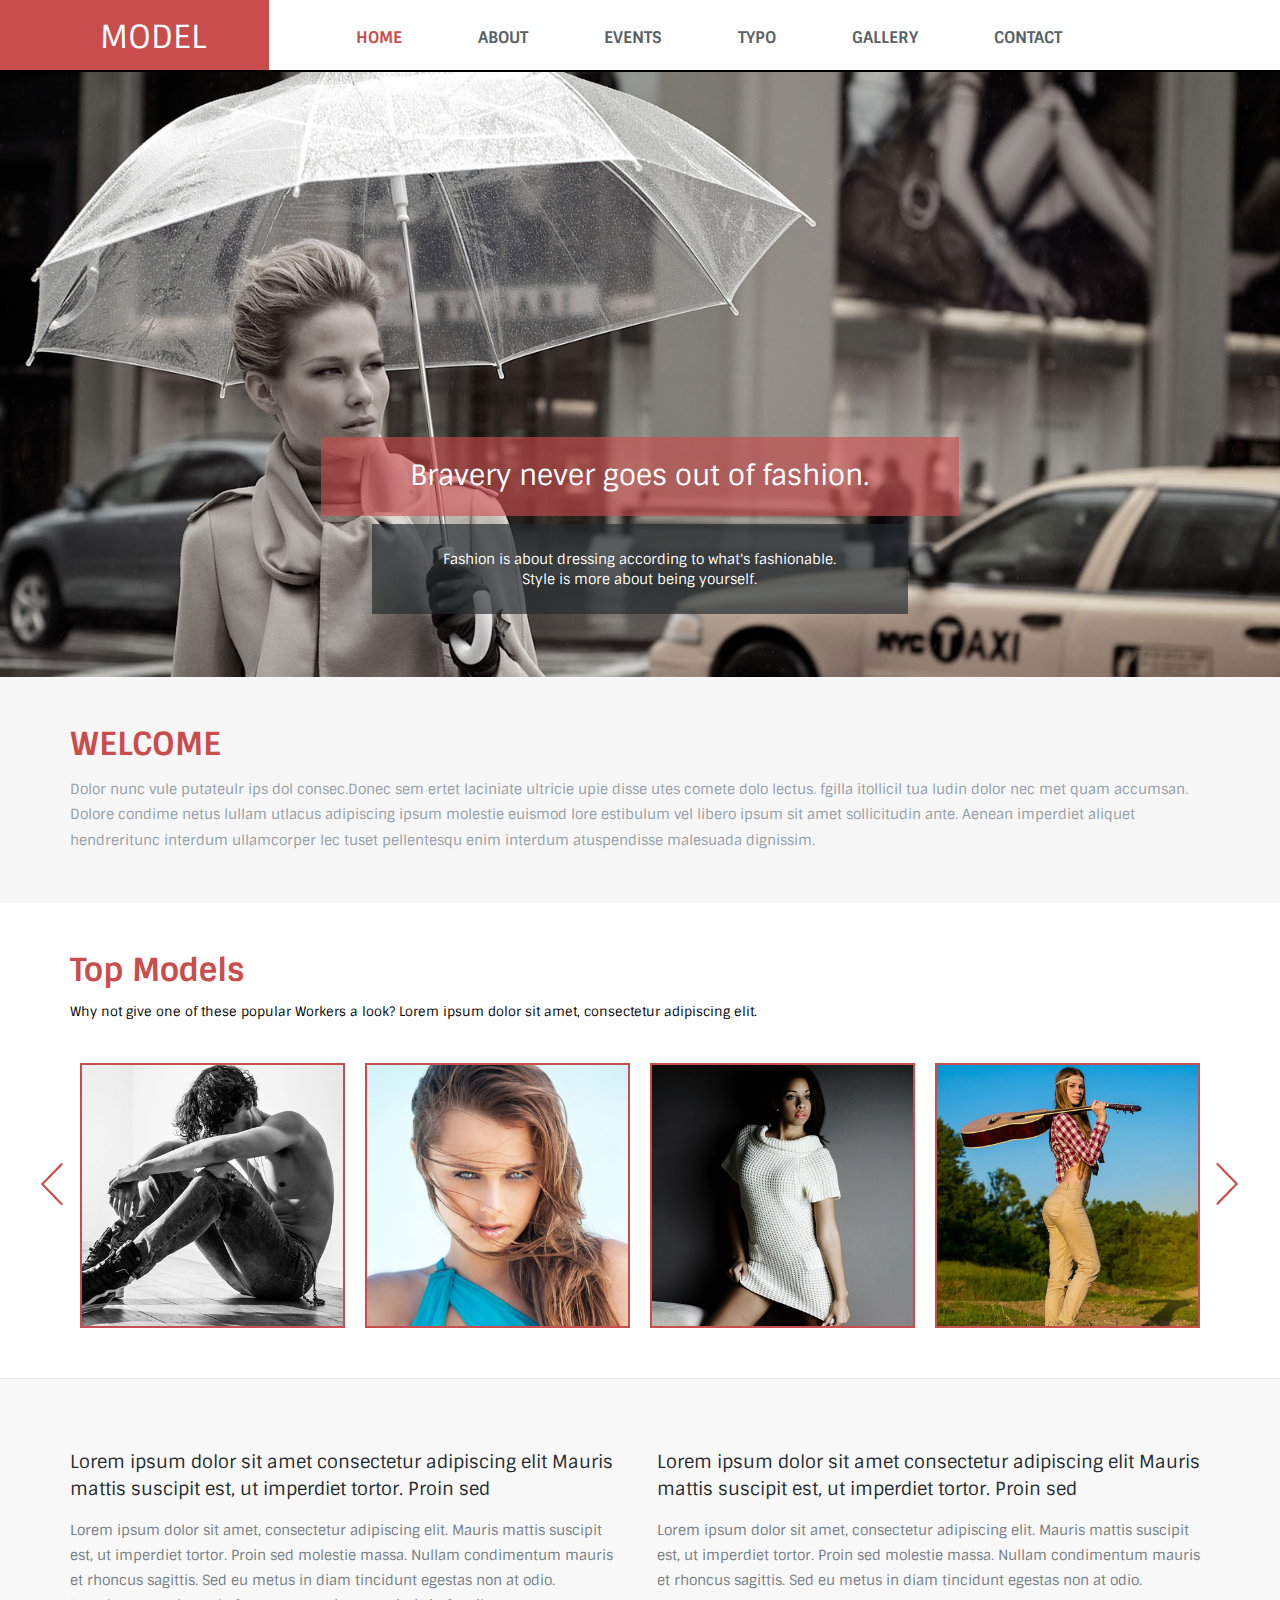
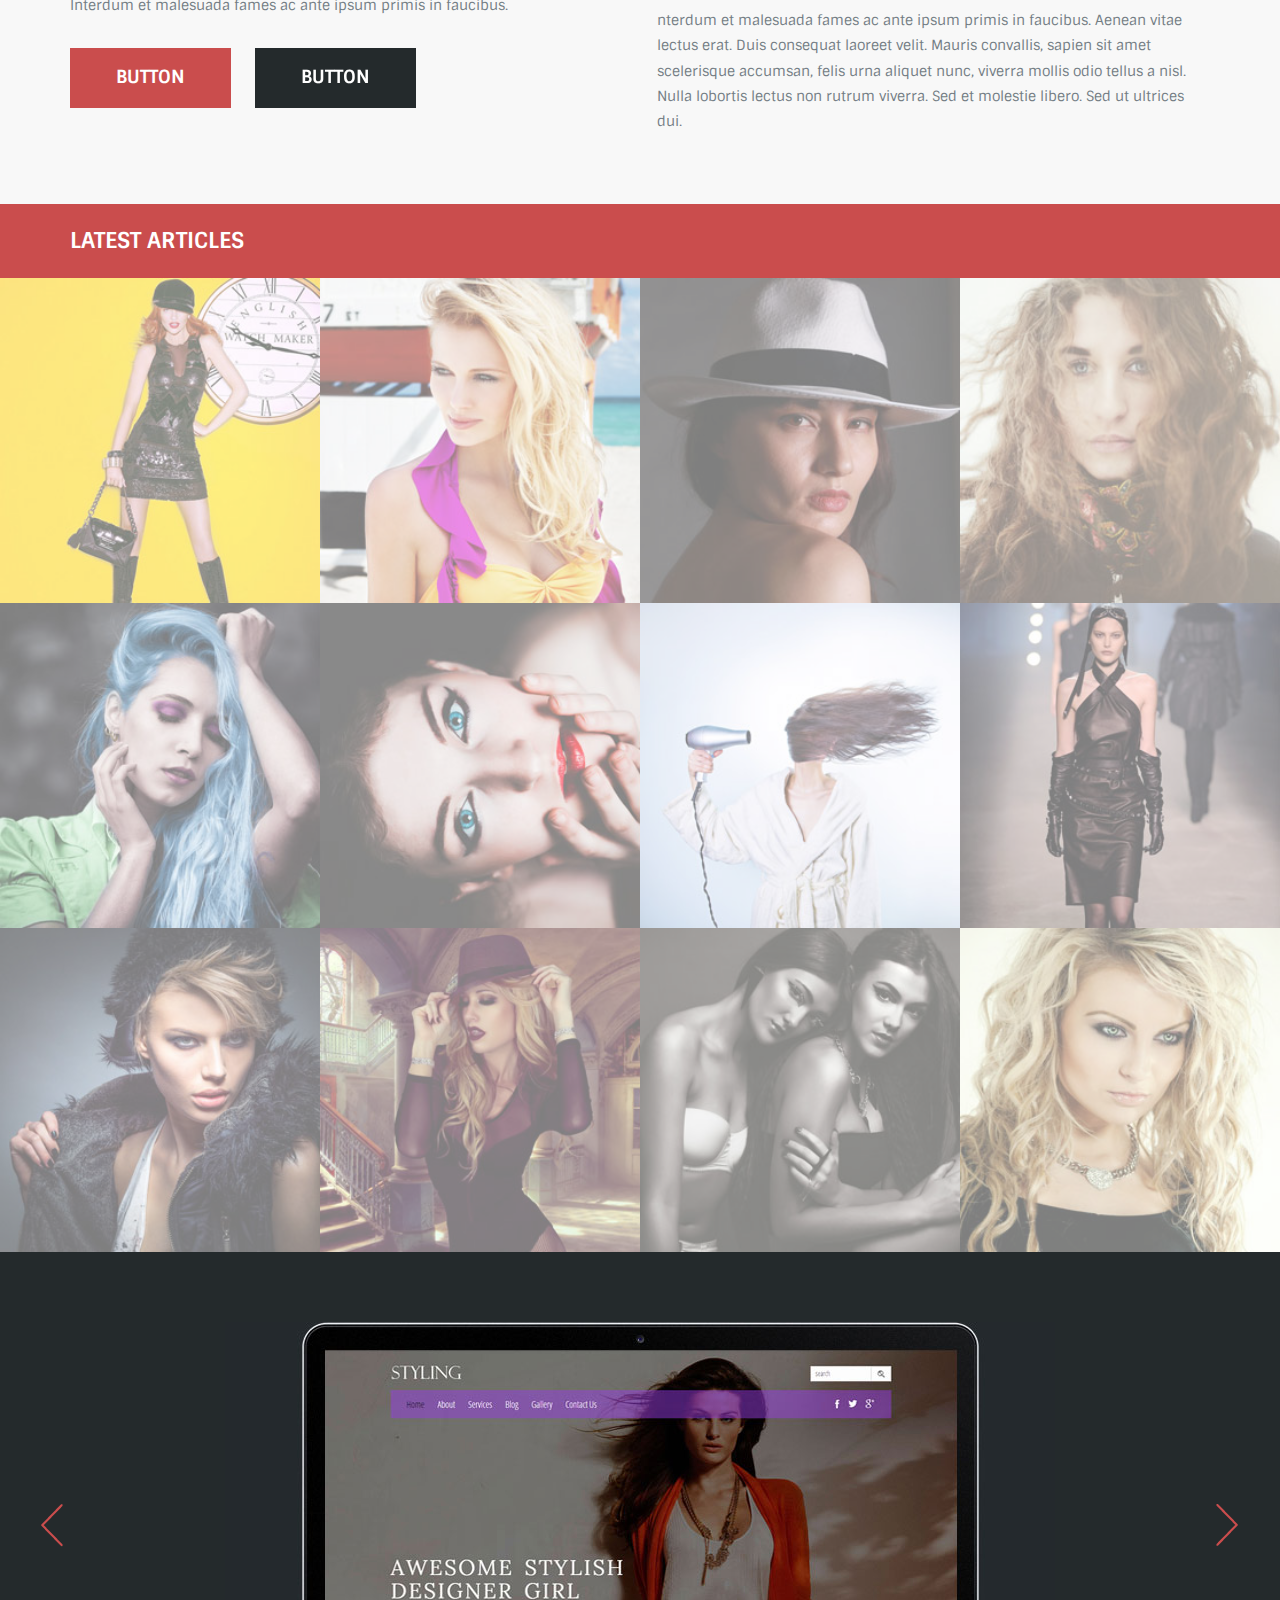
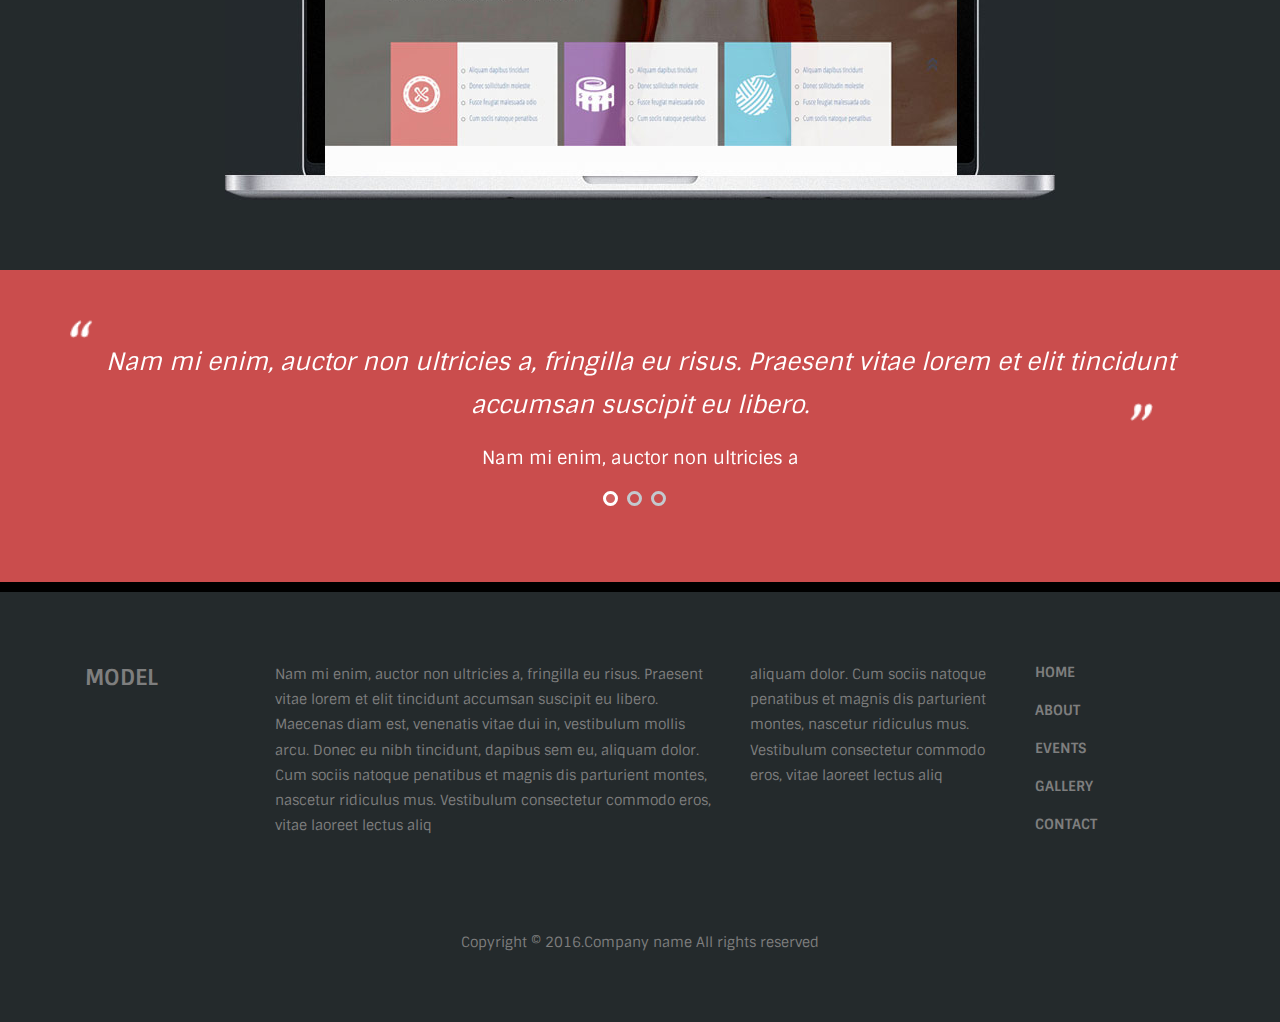
<file: index.html>
<!DOCTYPE html>
<html>
<head>
	<title>Home</title>
		<link href="css/bootstrap.css" rel="stylesheet" type="text/css" media="all" />
	<link href="css/style.css" rel="stylesheet" type="text/css" media="all" />
	<!--fonts-->
		<link href='http://fonts.useso.com/css?family=Sintony:700,400' rel='stylesheet' type='text/css'>
		<link href='http://fonts.useso.com/css?family=Lato:100,300,400,700,900,100italic,300italic,400italic,700italic,900italic' rel='stylesheet' type='text/css'>
	<!--//fonts-->
	<!-- for-mobile-apps -->
		<meta name="viewport" content="width=device-width, initial-scale=1">
		<meta http-equiv="Content-Type" content="text/html; charset=utf-8" />
		<meta name="keywords" content="Model Responsive web template, Bootstrap Web Templates, Flat Web Templates, Andriod Compatible web template, 
		Smartphone Compatible web template, free webdesigns for Nokia, Samsung, LG, SonyErricsson, Motorola web design" />
		<script type="application/x-javascript"> addEventListener("load", function() { setTimeout(hideURLbar, 0); }, false); function hideURLbar(){ window.scrollTo(0,1); } </script>
	<!-- //for-mobile-apps -->
	<!-- js -->
		<script type="text/javascript" src="js/jquery.min.js"></script>
	<!-- js -->
	<!-- start-smooth-scrolling -->
		<!-- responsiveslides -->
					<script src="js/responsiveslides.min.js"></script>
						<script>
							// You can also use "$(window).load(function() {"
							$(function () {
							 // Slideshow 4
							$("#slider4").responsiveSlides({
								auto: true,
								pager: true,
								nav: true,
								speed: 500,
								namespace: "callbacks",
								before: function () {
							$('.events').append("<li>before event fired.</li>");
							},
							after: function () {
								$('.events').append("<li>after event fired.</li>");
								}
								});
								});
					</script>
				<!-- responsiveslides -->
		<script type="text/javascript" src="js/move-top.js"></script>
		<script type="text/javascript" src="js/easing.js"></script>
		<script type="text/javascript">
			jQuery(document).ready(function($) {
				$(".scroll").click(function(event){		
					event.preventDefault();
					$('html,body').animate({scrollTop:$(this.hash).offset().top},1000);
				});
			});
		</script>
	<!-- start-smooth-scrolling -->
</head>
<body>
<!-- header -->
<div class="header">
	<div class="logo">
		<a href="index.html">MODEL</a>
	</div>
	<div class="header-right">
		<span class="menu"><img src="images/menu.png" alt=""/></span>
				<ul class="nav1">
					<li><a class="active" href="index.html">HOME</a></li>
					<li><a href="about.html">ABOUT</a></li>
					<li><a href="events.html">EVENTS</a></li>
					<li><a href="typography.html">TYPO</a></li>	
					<li><a href="gallery.html">GALLERY</a></li>
					<li><a href="contact.html">CONTACT</a></li>
				</ul>
				<!-- script for menu -->
					<script> 
						$( "span.menu" ).click(function() {
						$( "ul.nav1" ).slideToggle( 300, function() {
						 // Animation complete.
						});
						});
					</script>
				<!-- //script for menu -->

	</div>
	<div class="clearfix"></div>
</div>
<!-- //header -->
<!-- banner -->
<div class="banner">
	<div class="container">
		<div class="banner-info text-center">
			<h1>Bravery never goes out of fashion.</h1>
			<p>Fashion is about dressing according to what's fashionable.  
			<span>Style is more about being yourself.</span></p>
		</div>
	</div>
</div>
<div class="welcome">
			<div class="container">
			    <h2>WELCOME</h2>
				<p>Dolor nunc vule putateulr ips dol consec.Donec sem ertet laciniate ultricie upie disse utes comete dolo lectus. fgilla itollicil tua ludin dolor nec met quam accumsan. Dolore condime netus lullam utlacus adipiscing ipsum molestie euismod lore estibulum vel libero ipsum sit
				amet sollicitudin ante. Aenean imperdiet aliquet hendreritunc interdum ullamcorper lec tuset pellentesqu enim interdum atuspendisse malesuada dignissim.</p>
			 </div>
		</div>        
		<!--top-games-section-->
				  <div class="top-games-section">
	 				 <div class="container">
						<!--sreen-gallery-cursual-->
						<div class="top-games">
						      <h3>Top Models</h3>
							  <p>Why not give one of these popular Workers a look?
							   Lorem ipsum dolor sit amet, consectetur adipiscing elit.</p>
						</div>
						<div class="g-views">
							<ul id="flexiselDemo3">
								<li>
								<div class="biseller-column">
								<a class="lightbox" href="#goofy">
											   <img src="images/s1.jpg"/>
											</a> 
											<div class="lightbox-target" id="goofy">
												  <img src="images/s1.jpg"/>
											   <a class="lightbox-close" href="#"> </a>

												<div class="clearfix"> </div>
											</div>
								</div>
							</li>
							<li>
								<div class="biseller-column">
								<a class="lightbox" href="#goofy1">
											  <img src="images/s2.jpg"/>
											</a> 
											<div class="lightbox-target" id="goofy1">
												  <img src="images/s2.jpg"/>
											   <a class="lightbox-close" href="#"> </a>

												<div class="clearfix"> </div>
											</div>
								</div>
							</li>
							<li>
								<div class="biseller-column">
								<a class="lightbox" href="#goofy2">
											  <img src="images/s3.jpg"/>
											</a> 
											<div class="lightbox-target" id="goofy2">
												  <img src="images/s3.jpg"/>
											   <a class="lightbox-close" href="#"> </a>

												<div class="clearfix"> </div>
											</div>
								</div>
							</li>
							<li>
								<div class="biseller-column">
								<a class="lightbox" href="#goofy3">
												<img src="images/s4.jpg"/>
											</a> 
											<div class="lightbox-target" id="goofy3">
												<img src="images/s4.jpg"/>
											   <a class="lightbox-close" href="#"> </a>

												<div class="clearfix"> </div>
											</div>
								</div>
							</li>
							<li>
								<div class="biseller-column">
								<a class="lightbox" href="#goofy4">
											  <img src="images/s5.jpg"/>
											</a> 
											<div class="lightbox-target" id="goofy4">
												  <img src="images/s5.jpg"/>
											   <a class="lightbox-close" href="#"> </a>

												<div class="clearfix"> </div>
											</div>
								</div>
							</li>
							<li>
								<div class="biseller-column">
								<a class="lightbox" href="#goofy5">
											   <img src="images/s6.jpg"/>
											</a> 
											<div class="lightbox-target" id="goofy5">
												<img src="images/s6.jpg"/>
											   <a class="lightbox-close" href="#"> </a>

												<div class="clearfix"> </div>
											</div>
								</div>
							</li>
							<li>
								<div class="biseller-column">
											<a class="lightbox" href="#goofy6">
												<img src="images/s7.jpg"/>
											</a> 
											<div class="lightbox-target" id="goofy6">
												<img src="images/s7.jpg"/>
											   <a class="lightbox-close" href="#"> </a>
												
												<div class="clearfix"> </div>
											</div>
								</div>
							</li>
							<li>
								<div class="biseller-column">
											<a class="lightbox" href="#goofy7">
												<img src="images/s8.jpg"/>
											</a> 
											<div class="lightbox-target" id="goofy7">
												<img src="images/s8.jpg"/>
											   <a class="lightbox-close" href="#"> </a>
												
												<div class="clearfix"> </div>
											</div>
								</div>
							</li>
						</ul>
					<script type="text/javascript">
						 $(window).load(function() {
							$("#flexiselDemo3").flexisel({
								visibleItems:4,
								animationSpeed: 1000,
								autoPlay: true,
								autoPlaySpeed: 3000,    		
								pauseOnHover: false,
								enableResponsiveBreakpoints: true,
								responsiveBreakpoints: { 
									portrait: { 
										changePoint:480,
										visibleItems:3
									}, 
									landscape: { 
										changePoint:640,
										visibleItems:3
									},
									tablet: { 
										changePoint:768,
										visibleItems:3
									}
								}
							});
							
						});
					   </script>
					   <script type="text/javascript" src="js/jquery.flexisel.js"></script>
					</div>   
			</div>
    </div>

<!-- //banner -->

<!-- slider-bottom -->
<div class="slider-bottom">
	<div class="container">
		<div class="slider-grids">
			<div class="col-md-6 slider-grid">
				<h3>Lorem ipsum dolor sit amet consectetur adipiscing elit
					Mauris mattis suscipit est, ut imperdiet tortor. Proin sed </h3>
				<p>Lorem ipsum dolor sit amet, consectetur adipiscing elit. Mauris mattis suscipit est, ut imperdiet tortor. Proin sed molestie massa. Nullam condimentum mauris et rhoncus sagittis. Sed eu metus in diam tincidunt egestas non at odio. Interdum et malesuada fames ac ante ipsum primis in faucibus.</p>
				<a href="#" class="hvr-rectangle-in button">BUTTON</a>
				<a href="#" class="hvr-rectangle-out button">BUTTON</a>
			</div>
			<div class="col-md-6 slider-grid">
				<h3>Lorem ipsum dolor sit amet consectetur adipiscing elit
					Mauris mattis suscipit est, ut imperdiet tortor. Proin sed </h3>
				<p class="para-text">Lorem ipsum dolor sit amet, consectetur adipiscing elit. Mauris mattis suscipit est, ut imperdiet tortor. Proin sed molestie massa. Nullam condimentum mauris et rhoncus sagittis. Sed eu metus in diam tincidunt egestas non at odio.</p>
				<p>nterdum et malesuada fames ac ante ipsum primis in faucibus. Aenean vitae lectus erat. Duis consequat laoreet velit. Mauris convallis, sapien sit amet scelerisque accumsan, felis urna aliquet nunc, viverra mollis odio tellus a nisl. Nulla lobortis lectus non rutrum viverra. Sed et molestie libero. Sed ut ultrices dui.</p>
			</div>
			<div class="clearfix"></div>
		</div>
	</div>
</div>
<!-- //slider-bottom -->
<!-- article -->
<div class="article">
	<div class="container">
		<h3>LATEST ARTICLES</h3>
	</div>
</div>
<!-- //article -->
<!-- portfolio -->
<div class="article-grids">
	<div class="col-md-3 article-grid">
		<a href="single.html"><img src="images/p10.jpg" alt=""/></a>
		<div class="article-info">
			<p>Being happy never goes out of style.</p>
			<p>14th April 2015<a href="single.html" class="plus"><span class="glyphicon glyphicon-plus"></span></a></p>
		</div>
	</div>
	<div class="col-md-3 article-grid">
		<a href="single.html"><img src="images/p9.jpg" alt=""/></a>
		<div class="article-info">
			<p>Being happy never goes out of style.</p>
			<p>22nd April 2015<a href="single.html" class="plus"><span class="glyphicon glyphicon-plus"></span></a></p>
		</div>
	</div>
	<div class="col-md-3 article-grid">
		<a href="single.html"><img src="images/p5.jpg" alt=""/></a>
		<div class="article-info">
			<p>Being happy never goes out of style.</p>
			<p>28th April 2015<a href="single.html" class="plus"><span class="glyphicon glyphicon-plus"></span></a></p>
		</div>
	</div>
	<div class="col-md-3 article-grid">
		<a href="single.html"><img src="images/p6.jpg" alt=""/></a>
		<div class="article-info">
			<p>Being happy never goes out of style.</p>
			<p>12th May 2015<a href="single.html" class="plus"><span class="glyphicon glyphicon-plus"></span></a></p>
		</div>
	</div>
	<div class="col-md-3 article-grid">
		<a href="single.html"><img src="images/p7.jpg" alt=""/></a>
		<div class="article-info">
			<p>Being happy never goes out of style.</p>
			<p>14th May 2015<a href="single.html" class="plus"><span class="glyphicon glyphicon-plus"></span></a></p>
		</div>
	</div>
	<div class="col-md-3 article-grid">
		<a href="single.html"><img src="images/p12.jpg" alt=""/></a>
		<div class="article-info">
			<p>Being happy never goes out of style.</p>
			<p>19th June 2015<a href="single.html" class="plus"><span class="glyphicon glyphicon-plus"></span></a></p>
		</div>
	</div>
	<div class="col-md-3 article-grid">
		<a href="single.html"><img src="images/p8.jpg" alt=""/></a>
		<div class="article-info">
			<p>Being happy never goes out of style.</p>
			<p>11th July 2015<a href="single.html" class="plus"><span class="glyphicon glyphicon-plus"></span></a></p>
		</div>
	</div>
	<div class="col-md-3 article-grid">
		<a href="single.html"><img src="images/p4.jpg" alt=""/></a>
		<div class="article-info">
			<p>Being happy never goes out of style.</p>
			<p>14th July 2015<a href="single.html" class="plus"><span class="glyphicon glyphicon-plus"></span></a></p>
		</div>
	</div>
	<div class="col-md-3 article-grid">
		<a href="single.html"><img src="images/p3.jpg" alt=""/></a>
		<div class="article-info">
			<p>Being happy never goes out of style.</p>
			<p>18th July 2015<a href="single.html" class="plus"><span class="glyphicon glyphicon-plus"></span></a></p>
		</div>
	</div>
	<div class="col-md-3 article-grid">
		<a href="single.html"><img src="images/p2.jpg" alt=""/></a>
		<div class="article-info">
			<p>Being happy never goes out of style.</p>
			<p>19th July 2015<a href="single.html" class="plus"><span class="glyphicon glyphicon-plus"></span></a></p>
		</div>
	</div>
	<div class="col-md-3 article-grid">
		<a href="single.html"><img src="images/p1.jpg" alt=""/></a>
		<div class="article-info">
			<p>Being happy never goes out of style.</p>
			<p>14th August 2015<a href="single.html" class="plus"><span class="glyphicon glyphicon-plus"></span></a></p>
		</div>
	</div>
	<div class="col-md-3 article-grid">
		<a href="single.html"><img src="images/p11.jpg" alt=""/></a>
		<div class="article-info">
			<p>Being happy never goes out of style.</p>
			<p>15th August 2015<a href="single.html" class="plus"><span class="glyphicon glyphicon-plus"></span></a></p>
		</div>
	</div>
	<div class="clearfix"></div>
</div>
<!-- //article -->
<!-- laptop slider -->
<div class="flex-slider">
	<div class="container">
		<ul id="flexiselDemo1">			
			<li>
				<div class="laptop">
					<img src="images/laptopa.jpg" alt=""/>
				</div>
			</li>
			<li>
				<div class="laptop">
					<img src="images/laptop1.jpg" alt=""/>
				</div>
			</li>
			<li>
				<div class="laptop">
					<img src="images/laptop2.jpg" alt=""/>
				</div>
			</li>
		</ul>
			<script type="text/javascript">
							$(window).load(function() {
								$("#flexiselDemo1").flexisel({
									visibleItems: 1,
									animationSpeed: 1000,
									autoPlay: true,
									autoPlaySpeed: 3000,    		
									pauseOnHover: true,
									enableResponsiveBreakpoints: true,
									responsiveBreakpoints: { 
										portrait: { 
											changePoint:480,
											visibleItems: 1
										}, 
										landscape: { 
											changePoint:640,
											visibleItems: 1
										},
										tablet: { 
											changePoint:768,
											visibleItems: 1
										}
									}
								});
								
							});
					</script>
					<script type="text/javascript" src="js/jquery.flexisel.js"></script>
	</div>
</div>
<!-- //laptop slider -->

<!-- slider -->
<div class="second-slider">
	<div class="container">
		<div  id="top" class="callbacks_container">
					<ul class="rslides" id="slider4">
						<li>
							<div class="sec-slid-info">
								<img src="images/quotation.png" alt=""/>
								<h3>Nam mi enim, auctor non ultricies a, fringilla eu risus. Praesent vitae lorem et elit tincidunt accumsan suscipit eu libero.</h3>
								<img class="right" src="images/quotation2.png" alt=""/>
								<p>Nam mi enim, auctor non ultricies a</p>
							</div>
						</li>
						<li>
							<div class="sec-slid-info">
								<img src="images/quotation.png" alt=""/>
								<h3>Man mi mine, rotcua non ultricies a, allignirf eu susir. Praesent viitae lorem et elit tincidunt accumsan suscipit ue bolero.</h3>
								<img class="right" src="images/quotation2.png" alt=""/>
								<p>Ultricies Nam mi enim, auctor non</p>
							</div>
						</li>
						<li>
							<div class="sec-slid-info">
								<img src="images/quotation.png" alt=""/>
								<h3>Vam mi enim, risus non ultricies a, fringilla eu auctor. Vitae praesent lorem et elit accumsan tincidunt suscipit eu libero.</h3>
								<img class="right" src="images/quotation2.png" alt=""/>
								<p>Auctor Nam mi enim, auctor non</p>
							</div>
						</li>
					</ul>
		</div>
	</div>
</div>	
<!-- //slider -->
<!-- footer -->
<div class="footer">
	<div class="container">
		<div class="footer-grids">
			<div class="col-md-2 footer-grid logobtm">
				<a href="index.html">MODEL</a>
			</div>
			<div class="col-md-5 footer-grid">
				<p>Nam mi enim, auctor non ultricies a, fringilla eu risus. Praesent 
				vitae lorem et elit tincidunt accumsan suscipit eu libero. Maecenas diam est, 
				venenatis vitae dui in, vestibulum mollis arcu. Donec eu nibh tincidunt, dapibus 
				sem eu, aliquam dolor. Cum sociis natoque penatibus et magnis dis parturient montes, 
				nascetur ridiculus mus. Vestibulum consectetur commodo eros, vitae laoreet lectus aliq</p>
			</div>
			<div class="col-md-3 footer-grid">
				<p>aliquam dolor. Cum sociis natoque penatibus et magnis dis parturient montes, nascetur 
				ridiculus mus. Vestibulum consectetur commodo eros, vitae laoreet lectus aliq</p>
			</div>
			<div class="col-md-2 footer-grid">
				<ul>
					<li><a href="#">HOME</a></li>
					<li><a href="about.html">ABOUT</a></li>
					<li><a href="events.html">EVENTS</a></li>
					<li><a href="gallery.html">GALLERY</a></li>
					<li><a href="contact.html">CONTACT</a></li>
				</ul>
			</div>
			<div class="clearfix"> </div>
		</div>
		<div class="copy-right">
			<p>Copyright &copy; 2016.Company name All rights reserved</p>
		</div>
	</div>
</div>
<!-- //footer -->
<!-- smooth scrolling -->
	<script type="text/javascript">
		$(document).ready(function() {
		/*
			var defaults = {
			containerID: 'toTop', // fading element id
			containerHoverID: 'toTopHover', // fading element hover id
			scrollSpeed: 1200,
			easingType: 'linear' 
			};
		*/								
		$().UItoTop({ easingType: 'easeOutQuart' });
		});
	</script>
	<a href="#" id="toTop" style="display: block;"> <span id="toTopHover" style="opacity: 1;"> </span></a>
<!-- //smooth scrolling -->

</body>
</html>
</file>
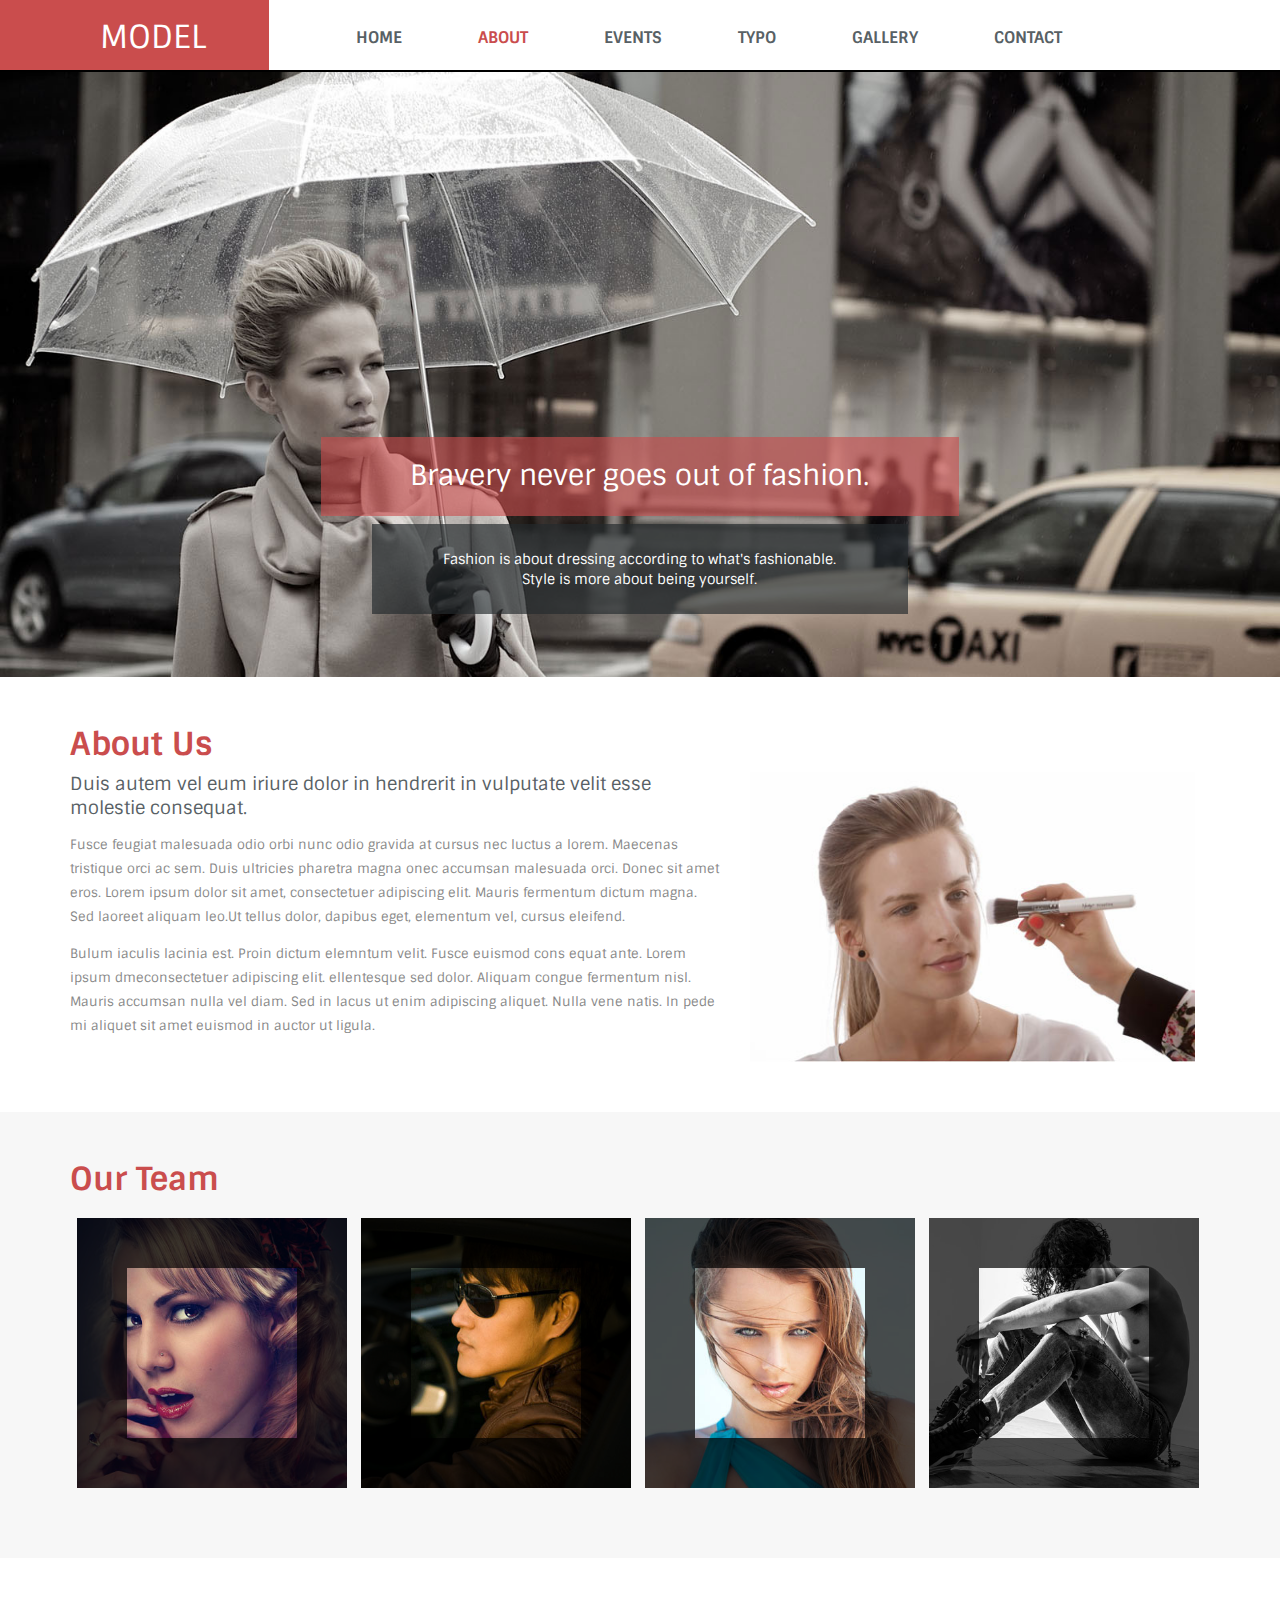
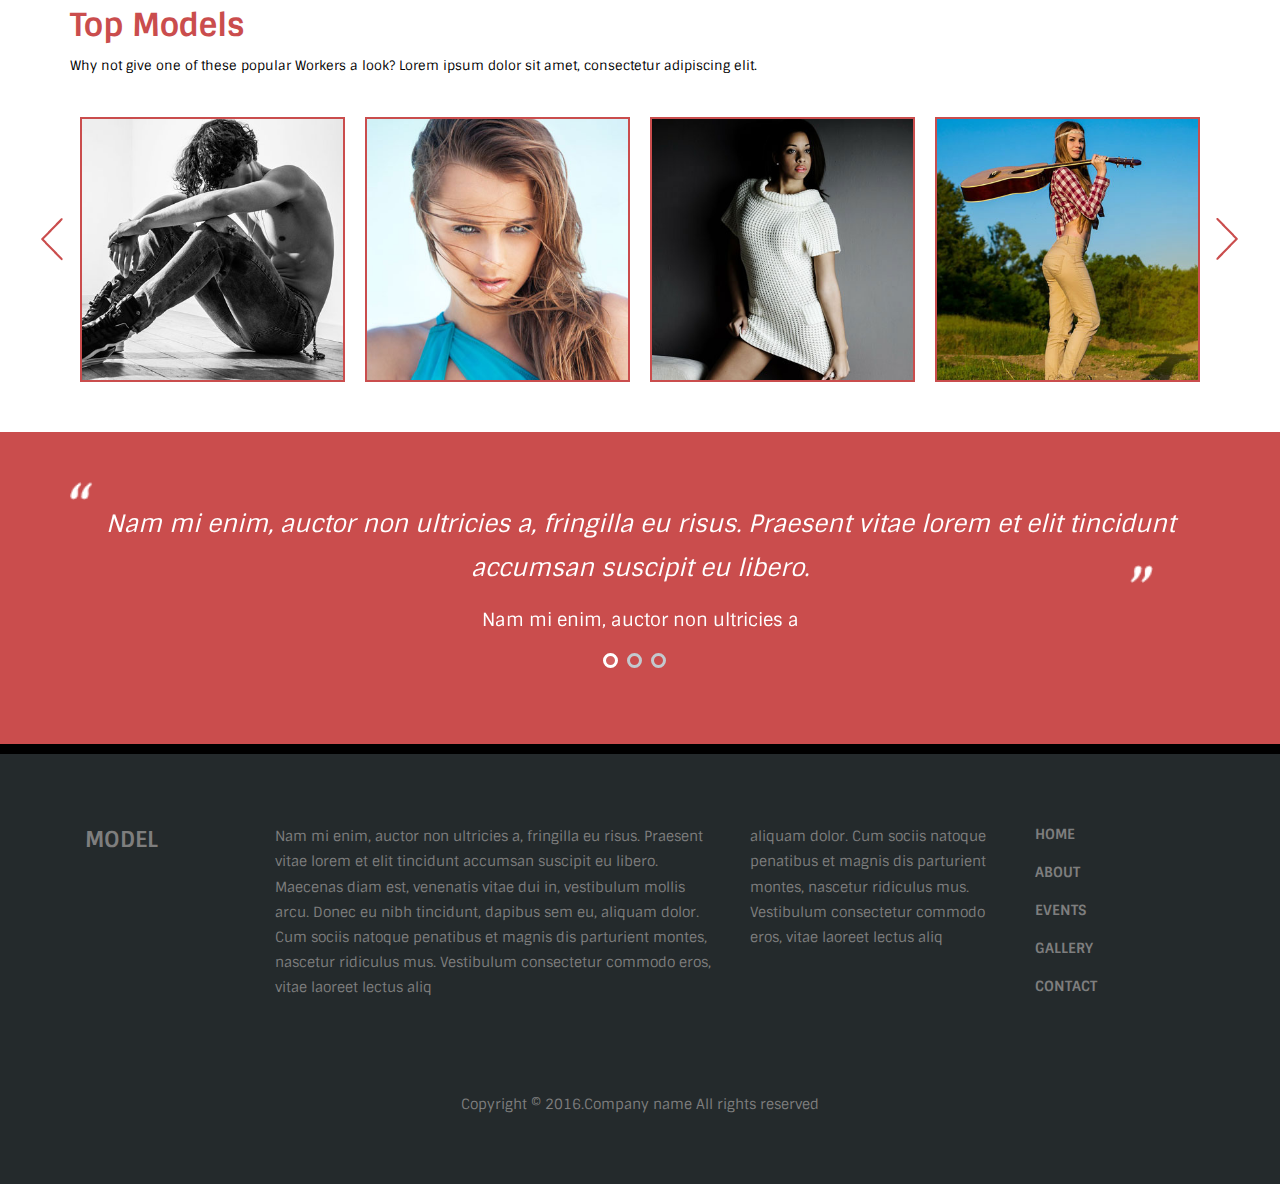
<file: about.html>
<!DOCTYPE html>
<html>
<head>
	<title>About</title>
		<link href="css/bootstrap.css" rel="stylesheet" type="text/css" media="all" />
	<link href="css/style.css" rel="stylesheet" type="text/css" media="all" />
	<!--fonts-->
		<link href='http://fonts.useso.com/css?family=Sintony:700,400' rel='stylesheet' type='text/css'>
		<link href='http://fonts.useso.com/css?family=Lato:100,300,400,700,900,100italic,300italic,400italic,700italic,900italic' rel='stylesheet' type='text/css'>
	<!--//fonts-->
	<!-- for-mobile-apps -->
		<meta name="viewport" content="width=device-width, initial-scale=1">
		<meta http-equiv="Content-Type" content="text/html; charset=utf-8" />
		<meta name="keywords" content="Model Responsive web template, Bootstrap Web Templates, Flat Web Templates, Andriod Compatible web template, 
		Smartphone Compatible web template, free webdesigns for Nokia, Samsung, LG, SonyErricsson, Motorola web design" />
		<script type="application/x-javascript"> addEventListener("load", function() { setTimeout(hideURLbar, 0); }, false); function hideURLbar(){ window.scrollTo(0,1); } </script>
	<!-- //for-mobile-apps -->
	<!-- js -->
		<script type="text/javascript" src="js/jquery.min.js"></script>
	<!-- js -->
	<!-- start-smooth-scrolling -->
		<!-- responsiveslides -->
					<script src="js/responsiveslides.min.js"></script>
						<script>
							// You can also use "$(window).load(function() {"
							$(function () {
							 // Slideshow 4
							$("#slider4").responsiveSlides({
								auto: true,
								pager: true,
								nav: true,
								speed: 500,
								namespace: "callbacks",
								before: function () {
							$('.events').append("<li>before event fired.</li>");
							},
							after: function () {
								$('.events').append("<li>after event fired.</li>");
								}
								});
								});
					</script>
				<!-- responsiveslides -->
		<script type="text/javascript" src="js/move-top.js"></script>
		<script type="text/javascript" src="js/easing.js"></script>
		<script type="text/javascript">
			jQuery(document).ready(function($) {
				$(".scroll").click(function(event){		
					event.preventDefault();
					$('html,body').animate({scrollTop:$(this.hash).offset().top},1000);
				});
			});
		</script>
	<!-- start-smooth-scrolling -->
</head>
<body>
<!-- header -->
<div class="header">
	<div class="logo">
		<a href="index.html">MODEL</a>
	</div>
	<div class="header-right">
		<span class="menu"><img src="images/menu.png" alt=""/></span>
				<ul class="nav1">
					<li><a href="index.html">HOME</a></li>
					<li><a class="active" href="about.html">ABOUT</a></li>
					<li><a href="events.html">EVENTS</a></li>
					<li><a href="typography.html">TYPO</a></li>	
					<li><a href="gallery.html">GALLERY</a></li>
					<li><a href="contact.html">CONTACT</a></li>
				</ul>
				<!-- script for menu -->
					<script> 
						$( "span.menu" ).click(function() {
						$( "ul.nav1" ).slideToggle( 300, function() {
						 // Animation complete.
						});
						});
					</script>
				<!-- //script for menu -->

	</div>
	<div class="clearfix"></div>
</div>
<!-- //header -->
<!-- banner -->
<div class="banner">
	<div class="container">
		<div class="banner-info text-center">
			<h1>Bravery never goes out of fashion.</h1>
			<p>Fashion is about dressing according to what's fashionable.  
			<span>Style is more about being yourself.</span></p>
		</div>
	</div>
</div>
<!-- //banner -->
<!--start-about-->
	<div class="about two">
		<div class="container">
		 <h3 class="tittle">About Us</h3>
				<div class="about-top">
					<div class="col-md-7 about-top-right">
						<h4>Duis autem vel eum iriure dolor in hendrerit in vulputate velit esse molestie consequat.</h4>
						<p>Fusce feugiat malesuada odio orbi nunc odio gravida at cursus nec luctus a lorem. Maecenas tristique orci ac sem. Duis ultricies pharetra magna onec accumsan malesuada orci. Donec sit amet eros. Lorem ipsum dolor sit amet, consectetuer adipiscing elit. Mauris fermentum dictum magna. Sed laoreet aliquam leo.Ut tellus dolor, dapibus eget, elementum vel, cursus eleifend.</p>
						<p>Bulum iaculis lacinia est. Proin dictum elemntum velit. Fusce euismod cons equat ante. Lorem ipsum dmeconsectetuer adipiscing elit. ellentesque sed dolor. Aliquam congue fermentum nisl. Mauris accumsan nulla vel diam. Sed in lacus ut enim adipiscing aliquet. Nulla vene natis. In pede mi aliquet sit amet euismod in auctor ut ligula. </p>
					</div>
					<div class="col-md-5 about-top-left">
						<img src="images/ab.jpg" class="img-responsive" alt=""/>
					</div>
					<div class="clearfix"></div>
				</div>
			</div>	 
	</div>
	<!--start-models-->
		<div class="team">
	      <div class="container">
			 <h3 class="tittle">Our Team</h3>
			<div class="main">

				<div class="col-md-3 view fifth-effect">
					 <a href="#" title="Full Image"><img src="images/s5.jpg" /></a>
					 <div class="mask"></div>
				</div>     
				
				<div class="col-md-3 view fifth-effect">
					 <a href="#" title="Full Image"><img src="images/s6.jpg" /></a>
					 <div class="mask"></div>
				</div>     
				
				<div class="col-md-3  view fifth-effect">
					 <a href="#" title="Full Image"><img src="images/s2.jpg" /></a>
					 <div class="mask"></div>
				</div>     
				
				<div class="col-md-3 view fifth-effect">
					 <a href="#" title="Full Image"><img src="images/s1.jpg" /></a>
					 <div class="mask"></div>
				</div>                
				<div class="clearfix"></div>
			</div>
			
		  </div>
       </div>
	<!--//models-->

		<!--top-games-section-->
				  <div class="top-games-section">
	 				 <div class="container">
						<!--sreen-gallery-cursual-->
						<div class="top-games">
						      <h3>Top Models</h3>
							  <p>Why not give one of these popular Workers a look?
							   Lorem ipsum dolor sit amet, consectetur adipiscing elit.</p>
						</div>
						<div class="g-views">
							<ul id="flexiselDemo3">
								<li>
								<div class="biseller-column">
								<a class="lightbox" href="#goofy">
											   <img src="images/s1.jpg"/>
											</a> 
											<div class="lightbox-target" id="goofy">
												  <img src="images/s1.jpg"/>
											   <a class="lightbox-close" href="#"> </a>

												<div class="clearfix"> </div>
											</div>
								</div>
							</li>
							<li>
								<div class="biseller-column">
								<a class="lightbox" href="#goofy1">
											  <img src="images/s2.jpg"/>
											</a> 
											<div class="lightbox-target" id="goofy1">
												  <img src="images/s2.jpg"/>
											   <a class="lightbox-close" href="#"> </a>

												<div class="clearfix"> </div>
											</div>
								</div>
							</li>
							<li>
								<div class="biseller-column">
								<a class="lightbox" href="#goofy2">
											  <img src="images/s3.jpg"/>
											</a> 
											<div class="lightbox-target" id="goofy2">
												  <img src="images/s3.jpg"/>
											   <a class="lightbox-close" href="#"> </a>

												<div class="clearfix"> </div>
											</div>
								</div>
							</li>
							<li>
								<div class="biseller-column">
								<a class="lightbox" href="#goofy3">
												<img src="images/s4.jpg"/>
											</a> 
											<div class="lightbox-target" id="goofy3">
												<img src="images/s4.jpg"/>
											   <a class="lightbox-close" href="#"> </a>

												<div class="clearfix"> </div>
											</div>
								</div>
							</li>
							<li>
								<div class="biseller-column">
								<a class="lightbox" href="#goofy4">
											  <img src="images/s5.jpg"/>
											</a> 
											<div class="lightbox-target" id="goofy4">
												  <img src="images/s5.jpg"/>
											   <a class="lightbox-close" href="#"> </a>

												<div class="clearfix"> </div>
											</div>
								</div>
							</li>
							<li>
								<div class="biseller-column">
								<a class="lightbox" href="#goofy5">
											   <img src="images/s6.jpg"/>
											</a> 
											<div class="lightbox-target" id="goofy5">
												<img src="images/s6.jpg"/>
											   <a class="lightbox-close" href="#"> </a>

												<div class="clearfix"> </div>
											</div>
								</div>
							</li>
							<li>
								<div class="biseller-column">
											<a class="lightbox" href="#goofy6">
												<img src="images/s7.jpg"/>
											</a> 
											<div class="lightbox-target" id="goofy6">
												<img src="images/s7.jpg"/>
											   <a class="lightbox-close" href="#"> </a>
												
												<div class="clearfix"> </div>
											</div>
								</div>
							</li>
							<li>
								<div class="biseller-column">
											<a class="lightbox" href="#goofy7">
												<img src="images/s8.jpg"/>
											</a> 
											<div class="lightbox-target" id="goofy7">
												<img src="images/s8.jpg"/>
											   <a class="lightbox-close" href="#"> </a>
												
												<div class="clearfix"> </div>
											</div>
								</div>
							</li>
						</ul>
					<script type="text/javascript">
						 $(window).load(function() {
							$("#flexiselDemo3").flexisel({
								visibleItems:4,
								animationSpeed: 1000,
								autoPlay: true,
								autoPlaySpeed: 3000,    		
								pauseOnHover: false,
								enableResponsiveBreakpoints: true,
								responsiveBreakpoints: { 
									portrait: { 
										changePoint:480,
										visibleItems:3
									}, 
									landscape: { 
										changePoint:640,
										visibleItems:3
									},
									tablet: { 
										changePoint:768,
										visibleItems:3
									}
								}
							});
							
						});
					   </script>
					   <script type="text/javascript" src="js/jquery.flexisel.js"></script>
					</div>   
			</div>
    </div>
<!-- slider -->
<div class="second-slider">
	<div class="container">
		<div  id="top" class="callbacks_container">
					<ul class="rslides" id="slider4">
						<li>
							<div class="sec-slid-info">
								<img src="images/quotation.png" alt=""/>
								<h3>Nam mi enim, auctor non ultricies a, fringilla eu risus. Praesent vitae lorem et elit tincidunt accumsan suscipit eu libero.</h3>
								<img class="right" src="images/quotation2.png" alt=""/>
								<p>Nam mi enim, auctor non ultricies a</p>
							</div>
						</li>
						<li>
							<div class="sec-slid-info">
								<img src="images/quotation.png" alt=""/>
								<h3>Man mi mine, rotcua non ultricies a, allignirf eu susir. Praesent viitae lorem et elit tincidunt accumsan suscipit ue bolero.</h3>
								<img class="right" src="images/quotation2.png" alt=""/>
								<p>Ultricies Nam mi enim, auctor non</p>
							</div>
						</li>
						<li>
							<div class="sec-slid-info">
								<img src="images/quotation.png" alt=""/>
								<h3>Vam mi enim, risus non ultricies a, fringilla eu auctor. Vitae praesent lorem et elit accumsan tincidunt suscipit eu libero.</h3>
								<img class="right" src="images/quotation2.png" alt=""/>
								<p>Auctor Nam mi enim, auctor non</p>
							</div>
						</li>
					</ul>
		</div>
	</div>
</div>	
<!-- //slider -->
<!-- footer -->
<div class="footer">
	<div class="container">
		<div class="footer-grids">
			<div class="col-md-2 footer-grid logobtm">
				<a href="index.html">MODEL</a>
			</div>
			<div class="col-md-5 footer-grid">
				<p>Nam mi enim, auctor non ultricies a, fringilla eu risus. Praesent 
				vitae lorem et elit tincidunt accumsan suscipit eu libero. Maecenas diam est, 
				venenatis vitae dui in, vestibulum mollis arcu. Donec eu nibh tincidunt, dapibus 
				sem eu, aliquam dolor. Cum sociis natoque penatibus et magnis dis parturient montes, 
				nascetur ridiculus mus. Vestibulum consectetur commodo eros, vitae laoreet lectus aliq</p>
			</div>
			<div class="col-md-3 footer-grid">
				<p>aliquam dolor. Cum sociis natoque penatibus et magnis dis parturient montes, nascetur 
				ridiculus mus. Vestibulum consectetur commodo eros, vitae laoreet lectus aliq</p>
			</div>
			<div class="col-md-2 footer-grid">
				<ul>
					<li><a href="#">HOME</a></li>
					<li><a href="about.html">ABOUT</a></li>
					<li><a href="events.html">EVENTS</a></li>
					<li><a href="gallery.html">GALLERY</a></li>
					<li><a href="contact.html">CONTACT</a></li>
				</ul>
			</div>
			<div class="clearfix"> </div>
		</div>
		<div class="copy-right">
			<p>Copyright &copy; 2016.Company name All rights reserved</p>
		</div>
	</div>
</div>
<!-- //footer -->
<!-- smooth scrolling -->
	<script type="text/javascript">
		$(document).ready(function() {						
		$().UItoTop({ easingType: 'easeOutQuart' });
		});
	</script>
	<a href="#" id="toTop" style="display: block;"> <span id="toTopHover" style="opacity: 1;"> </span></a>
<!-- //smooth scrolling -->

</body>
</html>
</file>
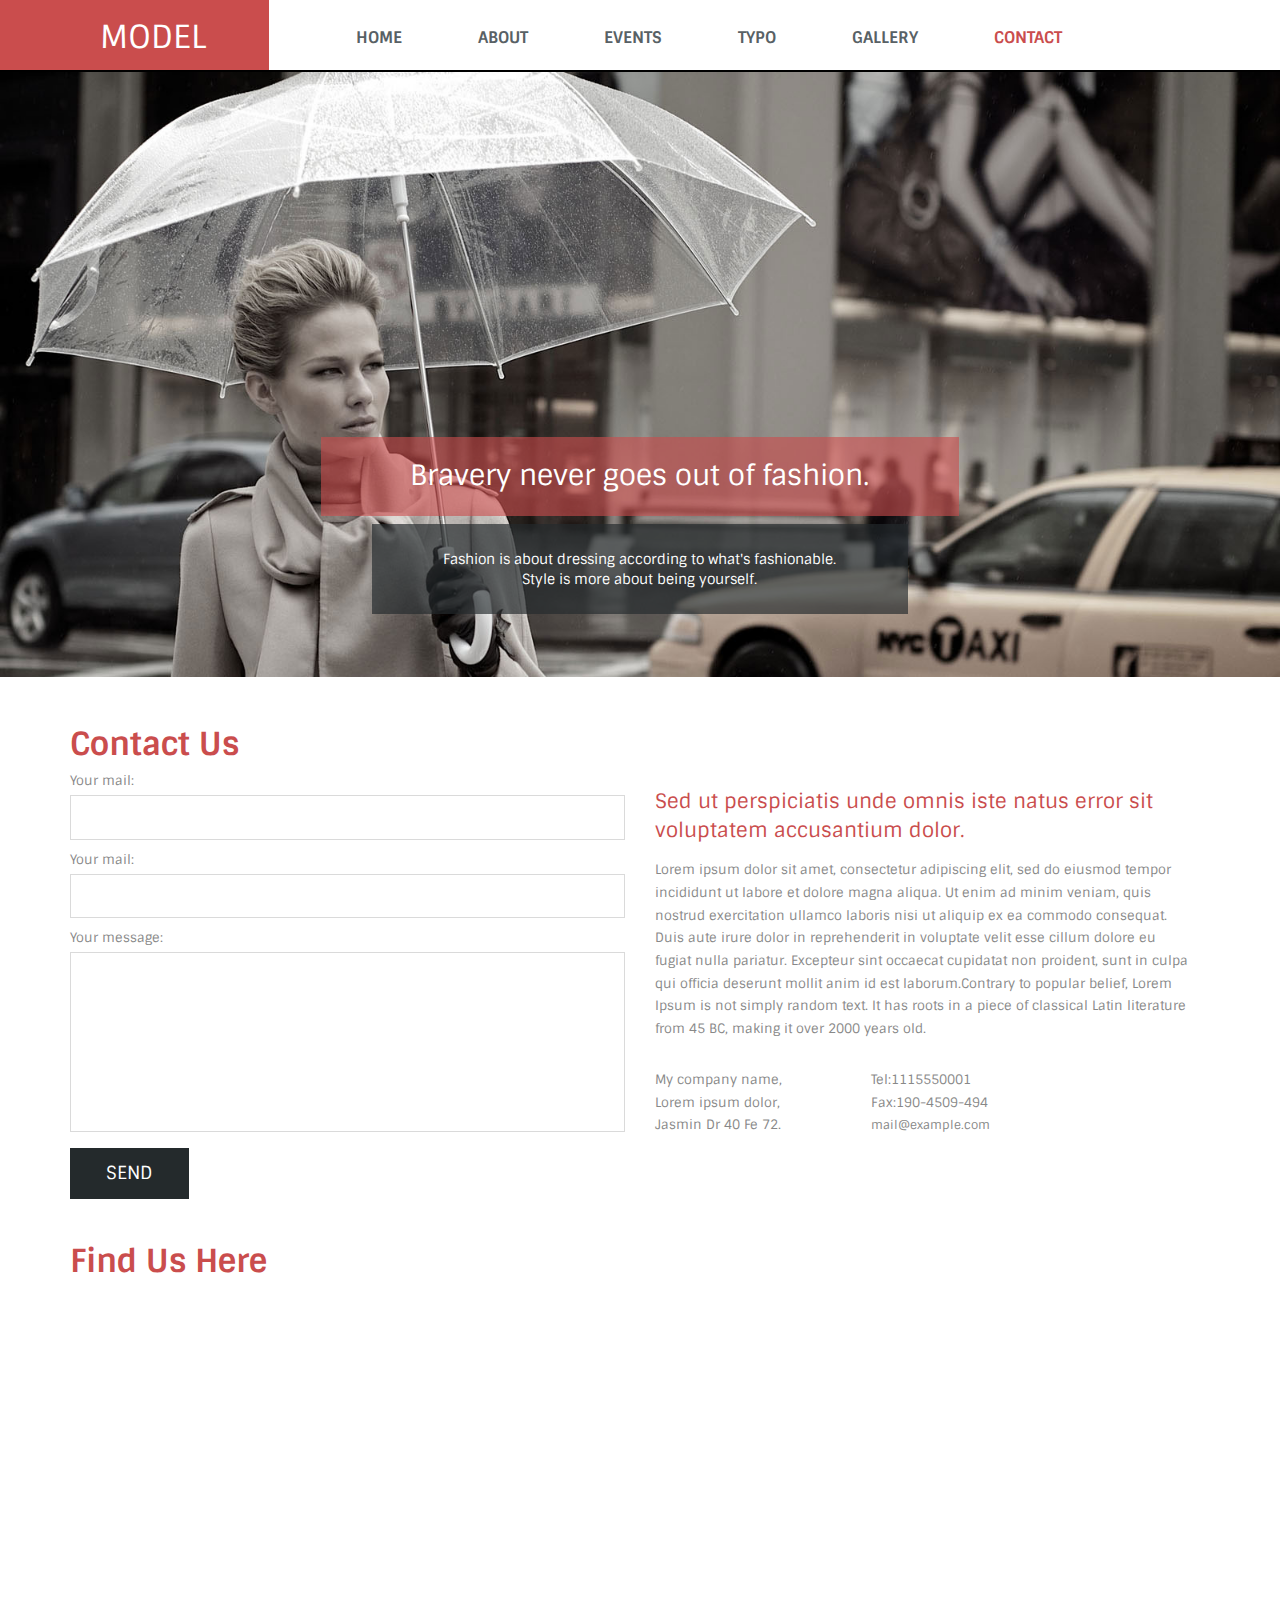
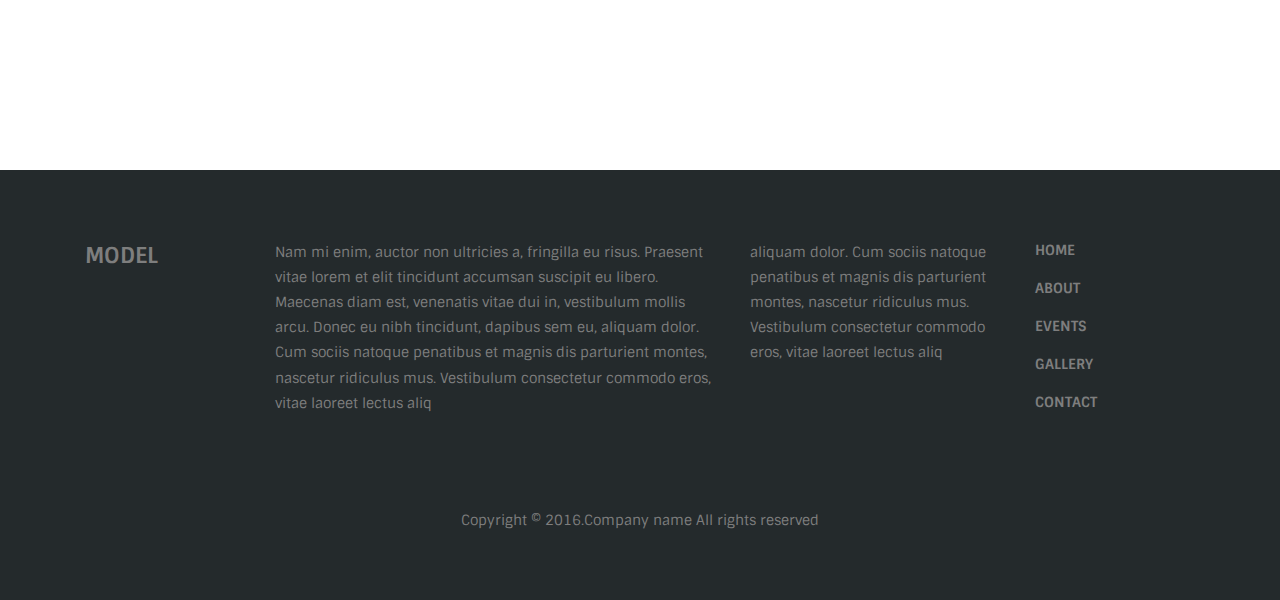
<file: contact.html>
<!DOCTYPE html>
<html>
<head>
	<title>Contact</title>
		<link href="css/bootstrap.css" rel="stylesheet" type="text/css" media="all" />
	<link href="css/style.css" rel="stylesheet" type="text/css" media="all" />
	<!--fonts-->
		<link href='http://fonts.useso.com/css?family=Sintony:700,400' rel='stylesheet' type='text/css'>
		<link href='http://fonts.useso.com/css?family=Lato:100,300,400,700,900,100italic,300italic,400italic,700italic,900italic' rel='stylesheet' type='text/css'>
	<!--//fonts-->
	<!-- for-mobile-apps -->
		<meta name="viewport" content="width=device-width, initial-scale=1">
		<meta http-equiv="Content-Type" content="text/html; charset=utf-8" />
		<meta name="keywords" content="Model Responsive web template, Bootstrap Web Templates, Flat Web Templates, Andriod Compatible web template, 
		Smartphone Compatible web template, free webdesigns for Nokia, Samsung, LG, SonyErricsson, Motorola web design" />
		<script type="application/x-javascript"> addEventListener("load", function() { setTimeout(hideURLbar, 0); }, false); function hideURLbar(){ window.scrollTo(0,1); } </script>
	<!-- //for-mobile-apps -->
	<!-- js -->
		<script type="text/javascript" src="js/jquery.min.js"></script>
	<!-- js -->
	<!-- start-smooth-scrolling -->
		<!-- responsiveslides -->
					<script src="js/responsiveslides.min.js"></script>
						<script>
							// You can also use "$(window).load(function() {"
							$(function () {
							 // Slideshow 4
							$("#slider4").responsiveSlides({
								auto: true,
								pager: true,
								nav: true,
								speed: 500,
								namespace: "callbacks",
								before: function () {
							$('.events').append("<li>before event fired.</li>");
							},
							after: function () {
								$('.events').append("<li>after event fired.</li>");
								}
								});
								});
					</script>
				<!-- responsiveslides -->
		<script type="text/javascript" src="js/move-top.js"></script>
		<script type="text/javascript" src="js/easing.js"></script>
		<script type="text/javascript">
			jQuery(document).ready(function($) {
				$(".scroll").click(function(event){		
					event.preventDefault();
					$('html,body').animate({scrollTop:$(this.hash).offset().top},1000);
				});
			});
		</script>
	<!-- start-smooth-scrolling -->
</head>
<body>
<!-- header -->
<div class="header">
	<div class="logo">
		<a href="index.html">MODEL</a>
	</div>
	<div class="header-right">
		<span class="menu"><img src="images/menu.png" alt=""/></span>
				<ul class="nav1">
					<li><a href="index.html">HOME</a></li>
					<li><a href="about.html">ABOUT</a></li>
					<li><a href="events.html">EVENTS</a></li>
					<li><a href="typography.html">TYPO</a></li>	
					<li><a href="gallery.html">GALLERY</a></li>
					<li><a class="active" href="contact.html">CONTACT</a></li>
				</ul>
				<!-- script for menu -->
					<script> 
						$( "span.menu" ).click(function() {
						$( "ul.nav1" ).slideToggle( 300, function() {
						 // Animation complete.
						});
						});
					</script>
				<!-- //script for menu -->

	</div>
	<div class="clearfix"></div>
</div>
<!-- //header -->
<!-- banner -->
<div class="banner">
	<div class="container">
		<div class="banner-info text-center">
			<h1>Bravery never goes out of fashion.</h1>
			<p>Fashion is about dressing according to what's fashionable.  
			<span>Style is more about being yourself.</span></p>
		</div>
	</div>
</div>
<!-- //banner -->
<!--contact-->
   <div class="contact">
	 <div class="container">
		<h3 class="tittle">Contact Us</h3>
			<div class="contact-form">
					<div class="col-md-6 contact-grid">
					<form>
						<p class="your-para">Your mail:</p>
						<input type="text" value="" onfocus="this.value='';" onblur="if (this.value == '') {this.value ='';}">
						<p class="your-para">Your mail:</p>
						<input type="text" value="" onfocus="this.value='';" onblur="if (this.value == '') {this.value ='';}">
						<p class="your-para">Your message:</p>
						<textarea cols="77" rows="6" value=" " onfocus="this.value='';" onblur="if (this.value == '') {this.value = '';}"></textarea>
						<div class="send">
							<input type="submit" value="Send" >
						</div>
					</form>
				</div>
				<div class="col-md-6 contact-in">
					<p class="sed-para"> Sed ut perspiciatis unde omnis iste natus error sit voluptatem accusantium dolor.</p>
					<p class="para1">Lorem ipsum dolor sit amet, consectetur adipiscing elit, sed do eiusmod tempor incididunt ut labore et dolore magna aliqua. Ut enim ad minim veniam, quis nostrud exercitation ullamco laboris nisi ut aliquip ex ea commodo consequat. Duis aute irure dolor in reprehenderit in voluptate velit esse cillum dolore eu fugiat nulla pariatur. Excepteur sint occaecat cupidatat non proident, sunt in culpa qui officia deserunt mollit anim id est laborum.Contrary to popular belief, Lorem Ipsum is not simply random text. It has roots in a piece of classical Latin literature from 45 BC, making it over 2000 years old.  </p>
					<div class="more-address"> 
						<div class="address-more">
							<p>My company name,</p>
							<p>Lorem ipsum dolor,</p>
							<p>Jasmin Dr 40 Fe 72. </p>
						</div>
						<div class="address-left">
							<p>Tel:1115550001</p>
							<p>Fax:190-4509-494</p>
							<p><a href="mailto:info@example.com">mail@example.com</a></p>
						</div>
						<div class="clearfix"> </div>
				      </div>
				</div>
				<div class="clearfix"> </div>
			   </div>
		  <h3 class="tittle">Find Us Here</h3>
		   <div class="map">
				<iframe src="https://www.google.com/maps/embed?pb=!1m18!1m12!1m3!1d37494223.23909492!2d103!3d55!2m3!1f0!2f0!3f0!3m2!1i1024!2i768!4f13.1!3m3!1m2!1s0x453c569a896724fb%3A0x1409fdf86611f613!2sRussia!5e0!3m2!1sen!2sin!4v1415776049771"></iframe>
			</div>
	</div>
</div>

<!-- footer -->
<div class="footer">
	<div class="container">
		<div class="footer-grids">
			<div class="col-md-2 footer-grid logobtm">
				<a href="index.html">MODEL</a>
			</div>
			<div class="col-md-5 footer-grid">
				<p>Nam mi enim, auctor non ultricies a, fringilla eu risus. Praesent 
				vitae lorem et elit tincidunt accumsan suscipit eu libero. Maecenas diam est, 
				venenatis vitae dui in, vestibulum mollis arcu. Donec eu nibh tincidunt, dapibus 
				sem eu, aliquam dolor. Cum sociis natoque penatibus et magnis dis parturient montes, 
				nascetur ridiculus mus. Vestibulum consectetur commodo eros, vitae laoreet lectus aliq</p>
			</div>
			<div class="col-md-3 footer-grid">
				<p>aliquam dolor. Cum sociis natoque penatibus et magnis dis parturient montes, nascetur 
				ridiculus mus. Vestibulum consectetur commodo eros, vitae laoreet lectus aliq</p>
			</div>
			<div class="col-md-2 footer-grid">
				<ul>
					<li><a href="#">HOME</a></li>
					<li><a href="about.html">ABOUT</a></li>
					<li><a href="events.html">EVENTS</a></li>
					<li><a href="gallery.html">GALLERY</a></li>
					<li><a href="contact.html">CONTACT</a></li>
				</ul>
			</div>
			<div class="clearfix"> </div>
		</div>
		<div class="copy-right">
			<p>Copyright &copy; 2016.Company name All rights reserved</p>
		</div>
	</div>
</div>
<!-- //footer -->
<!-- smooth scrolling -->
	<script type="text/javascript">
		$(document).ready(function() {
		/*
			var defaults = {
			containerID: 'toTop', // fading element id
			containerHoverID: 'toTopHover', // fading element hover id
			scrollSpeed: 1200,
			easingType: 'linear' 
			};
		*/								
		$().UItoTop({ easingType: 'easeOutQuart' });
		});
	</script>
	<a href="#" id="toTop" style="display: block;"> <span id="toTopHover" style="opacity: 1;"> </span></a>
<!-- //smooth scrolling -->

</body>
</html>
</file>
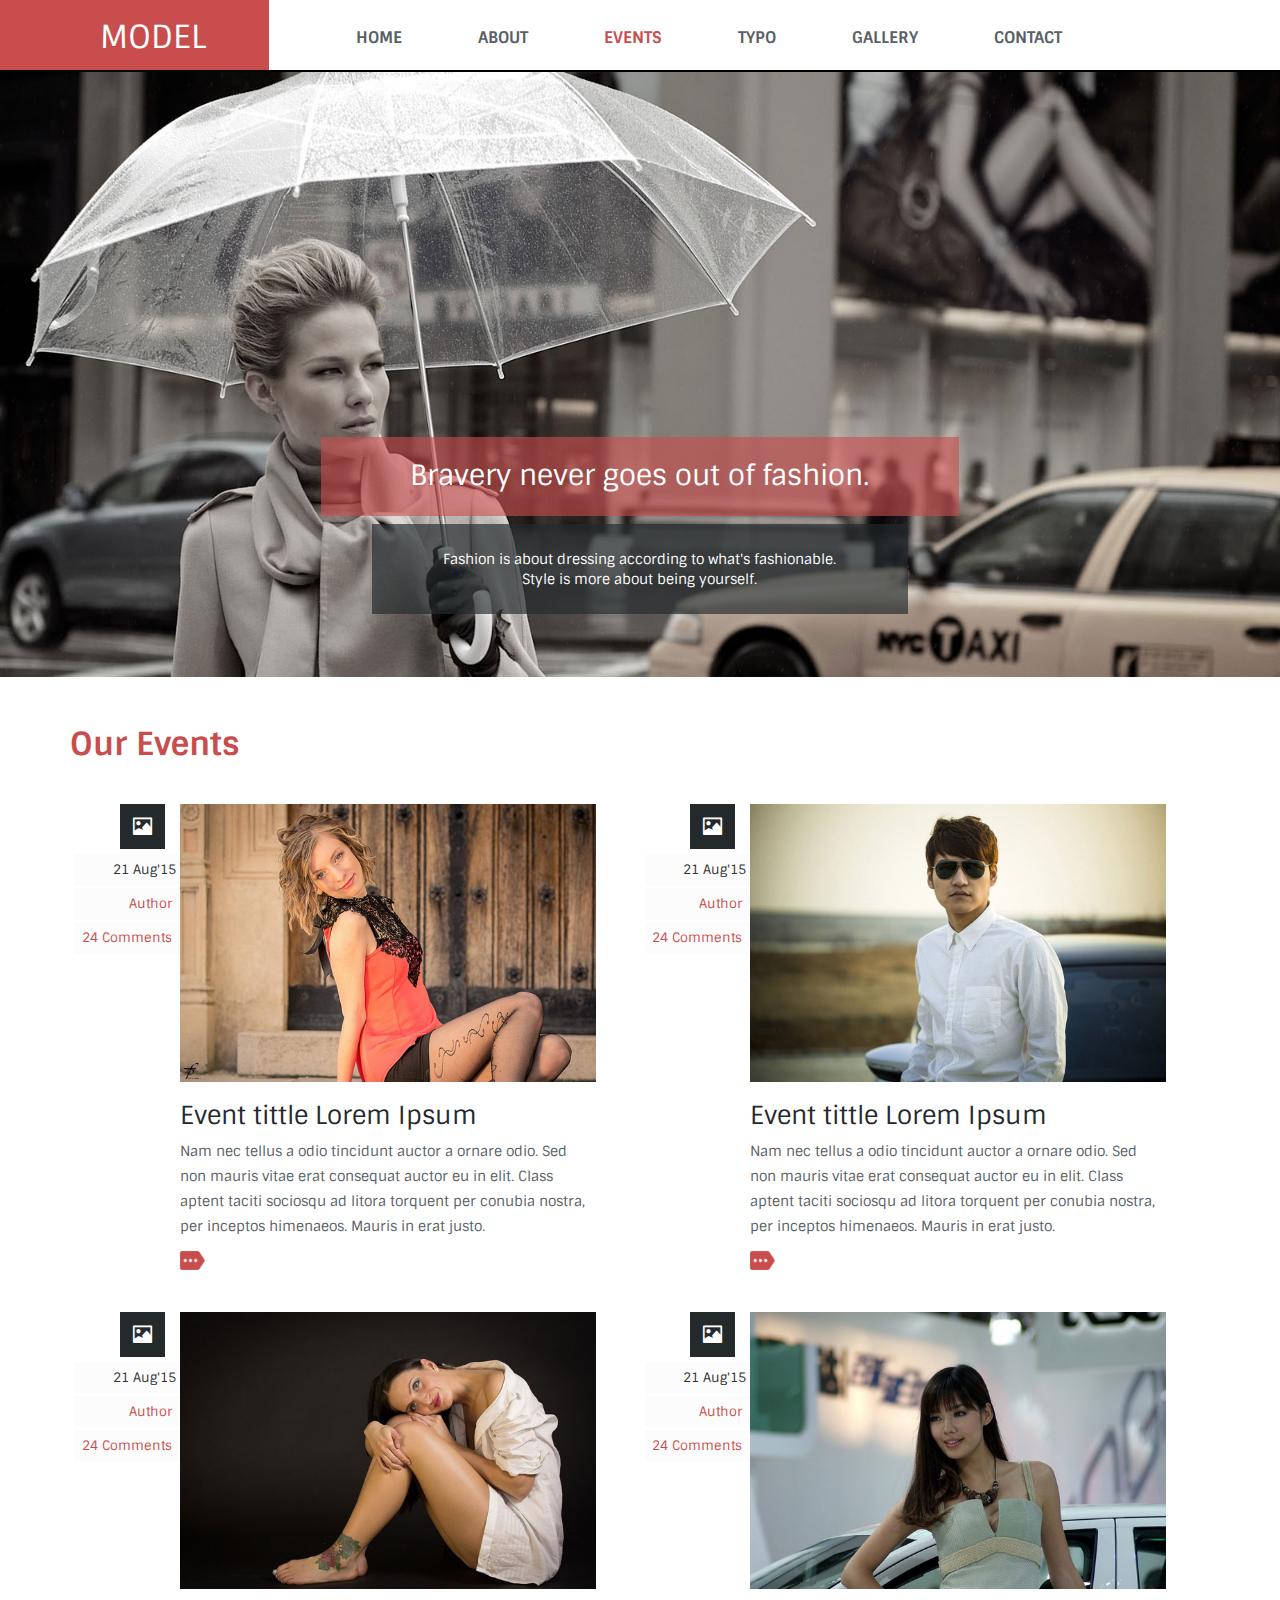
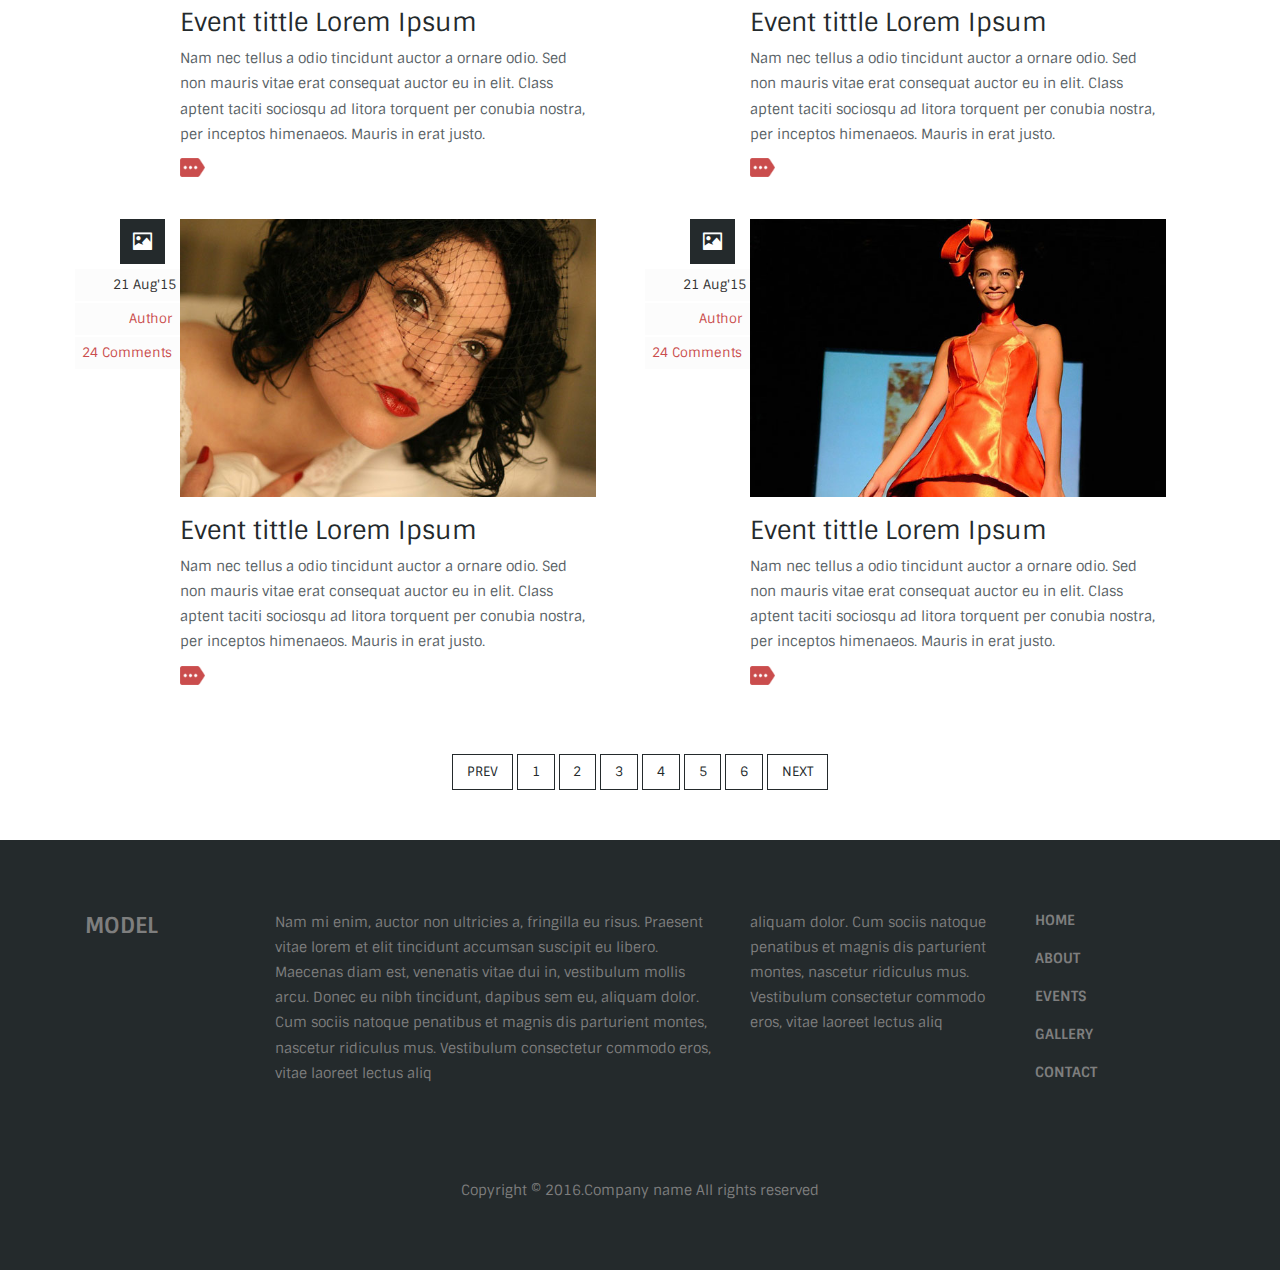
<file: events.html>
<!DOCTYPE html>
<html>
<head>
	<title>Events</title>
		<link href="css/bootstrap.css" rel="stylesheet" type="text/css" media="all" />
	<link href="css/style.css" rel="stylesheet" type="text/css" media="all" />
	<!--fonts-->
		<link href='http://fonts.useso.com/css?family=Sintony:700,400' rel='stylesheet' type='text/css'>
		<link href='http://fonts.useso.com/css?family=Lato:100,300,400,700,900,100italic,300italic,400italic,700italic,900italic' rel='stylesheet' type='text/css'>
	<!--//fonts-->
	<!-- for-mobile-apps -->
		<meta name="viewport" content="width=device-width, initial-scale=1">
		<meta http-equiv="Content-Type" content="text/html; charset=utf-8" />
		<meta name="keywords" content="Model Responsive web template, Bootstrap Web Templates, Flat Web Templates, Andriod Compatible web template, 
		Smartphone Compatible web template, free webdesigns for Nokia, Samsung, LG, SonyErricsson, Motorola web design" />
		<script type="application/x-javascript"> addEventListener("load", function() { setTimeout(hideURLbar, 0); }, false); function hideURLbar(){ window.scrollTo(0,1); } </script>
	<!-- //for-mobile-apps -->
	<!-- js -->
		<script type="text/javascript" src="js/jquery.min.js"></script>
	<!-- js -->
	<!-- start-smooth-scrolling -->
		<!-- responsiveslides -->
					<script src="js/responsiveslides.min.js"></script>
						<script>
							// You can also use "$(window).load(function() {"
							$(function () {
							 // Slideshow 4
							$("#slider4").responsiveSlides({
								auto: true,
								pager: true,
								nav: true,
								speed: 500,
								namespace: "callbacks",
								before: function () {
							$('.events').append("<li>before event fired.</li>");
							},
							after: function () {
								$('.events').append("<li>after event fired.</li>");
								}
								});
								});
					</script>
				<!-- responsiveslides -->
		<script type="text/javascript" src="js/move-top.js"></script>
		<script type="text/javascript" src="js/easing.js"></script>
		<script type="text/javascript">
			jQuery(document).ready(function($) {
				$(".scroll").click(function(event){		
					event.preventDefault();
					$('html,body').animate({scrollTop:$(this.hash).offset().top},1000);
				});
			});
		</script>
	<!-- start-smooth-scrolling -->
</head>
<body>
<!-- header -->
<div class="header">
	<div class="logo">
		<a href="index.html">MODEL</a>
	</div>
	<div class="header-right">
		<span class="menu"><img src="images/menu.png" alt=""/></span>
				<ul class="nav1">
					<li><a href="index.html">HOME</a></li>
					<li><a href="about.html">ABOUT</a></li>
					<li><a class="active" href="events.html">EVENTS</a></li>
					<li><a href="typography.html">TYPO</a></li>	
					<li><a href="gallery.html">GALLERY</a></li>
					<li><a href="contact.html">CONTACT</a></li>
				</ul>
				<!-- script for menu -->
					<script> 
						$( "span.menu" ).click(function() {
						$( "ul.nav1" ).slideToggle( 300, function() {
						 // Animation complete.
						});
						});
					</script>
				<!-- //script for menu -->

	</div>
	<div class="clearfix"></div>
</div>
<!-- //header -->
<!-- banner -->
<div class="banner">
	<div class="container">
		<div class="banner-info text-center">
			<h1>Bravery never goes out of fashion.</h1>
			<p>Fashion is about dressing according to what's fashionable.  
			<span>Style is more about being yourself.</span></p>
		</div>
	</div>
</div>
<!-- //banner -->
 <!--start-events-->
		<div class="news">
		    <div class="container">
			      <h3 class="tittle">Our Events</h3>
			 <div class="news-article">
			  <div class="col-md-6 article-post">
				   <div class="col-md-3 post-meta">
						<div class="meta-icon">
							<div class="pic">
								 <a href="single.html" > <i class="glyphicon glyphicon-picture"></i></a>
							</div>
						</div>
						<ul class="ad-info">
							 <li>21 Aug'15</li>
							 <li> <a href="#">Author</a></li>
							 <li> <a href="#">24 Comments</a></li>
						</ul>
						<div class="clearfix"> </div>
				  </div>
				<div class="col-md-9 post-details">
				  <a href="single.html" class="mask"><img src="images/e1.jpg" alt="image" class="img-responsive zoom-img"></a>
					<a href="single.html"><h4>Event tittle Lorem Ipsum</h4></a>
					<p>Nam nec tellus a odio tincidunt auctor a ornare odio. Sed non  mauris vitae erat consequat auctor eu in elit. Class aptent taciti sociosqu ad litora torquent per conubia nostra, per inceptos himenaeos. Mauris in erat justo.</p>
					<div class="read two">
						<a class="button" href="single.html"><img src="images/read.png" alt="" /></a>
					</div>
				</div>
				<!--post-details-->	
				<div class="clearfix"> </div>
				</div>		
				 <div class="col-md-6 article-post">
				   <div class="col-md-3 post-meta">
						<div class="meta-icon">
							<div class="pic">
							 <a href="single.html" > <i class="glyphicon glyphicon-picture"></i></a>
							</div>
						</div>
						<ul class="ad-info">
							 <li>21 Aug'15</li>
							 <li> <a href="#">Author</a></li>
							 <li> <a href="#">24 Comments</a></li>
						</ul>
						<div class="clearfix"> </div>
				  </div>
				<div class="col-md-9 post-details">
				 <a href="single.html" class="mask"><img src="images/e2.jpg" alt="image" class="img-responsive zoom-img"></a>

					<a href="single.html"><h4>Event tittle Lorem Ipsum</h4></a>
					<p>Nam nec tellus a odio tincidunt auctor a ornare odio. Sed non  mauris vitae erat consequat auctor eu in elit. Class aptent taciti sociosqu ad litora torquent per conubia nostra, per inceptos himenaeos. Mauris in erat justo.</p>
					<div class="read two">
						<a class="button" href="single.html"><img src="images/read.png" alt="" /></a>
					</div>
				</div>
				<!--post-details-->	
				<div class="clearfix"> </div>
				</div>	
				 <div class="col-md-6 article-post">
				   <div class="col-md-3 post-meta">
						<div class="meta-icon">
							<div class="pic">
							 <a href="single.html" > <i class="glyphicon glyphicon-picture"></i></a>
							</div>
						</div>
						<ul class="ad-info">
							 <li>21 Aug'15</li>
							 <li> <a href="#">Author</a></li>
							 <li> <a href="#">24 Comments</a></li>
						</ul>
						<div class="clearfix"> </div>
				  </div>
				<div class="col-md-9 post-details">
				 <a href="single.html" class="mask"><img src="images/e3.jpg" alt="image" class="img-responsive zoom-img"></a>

					<a href="single.html"><h4>Event tittle Lorem Ipsum</h4></a>
					<p>Nam nec tellus a odio tincidunt auctor a ornare odio. Sed non  mauris vitae erat consequat auctor eu in elit. Class aptent taciti sociosqu ad litora torquent per conubia nostra, per inceptos himenaeos. Mauris in erat justo.</p>
					<div class="read two">
						<a class="button" href="single.html"><img src="images/read.png" alt="" /></a>
					</div>
				</div>
				<!--post-details-->	
				<div class="clearfix"> </div>
				</div>
				 <div class="col-md-6 article-post">
				   <div class="col-md-3 post-meta">
						<div class="meta-icon">
							<div class="pic">
							 <a href="single.html" > <i class="glyphicon glyphicon-picture"></i></a>
							</div>
						</div>
						<ul class="ad-info">
							 <li>21 Aug'15</li>
							 <li> <a href="#">Author</a></li>
							 <li> <a href="#">24 Comments</a></li>
						</ul>
						<div class="clearfix"> </div>
				  </div>
				<div class="col-md-9 post-details">
				 <a href="single.html" class="mask"><img src="images/e4.jpg" alt="image" class="img-responsive zoom-img"></a>

					<a href="single.html"><h4>Event tittle Lorem Ipsum</h4></a>
					<p>Nam nec tellus a odio tincidunt auctor a ornare odio. Sed non  mauris vitae erat consequat auctor eu in elit. Class aptent taciti sociosqu ad litora torquent per conubia nostra, per inceptos himenaeos. Mauris in erat justo.</p>
					<div class="read two">
						<a class="button" href="single.html"><img src="images/read.png" alt="" /></a>
					</div>
				</div>
				<!--post-details-->	
				<div class="clearfix"> </div>
				</div>
				 <div class="col-md-6 article-post">
				   <div class="col-md-3 post-meta">
						<div class="meta-icon">
							<div class="pic">
							 <a href="single.html" > <i class="glyphicon glyphicon-picture"></i></a>
							</div>
						</div>
						<ul class="ad-info">
							 <li>21 Aug'15</li>
							 <li> <a href="#">Author</a></li>
							 <li> <a href="#">24 Comments</a></li>
						</ul>
						<div class="clearfix"> </div>
				  </div>
				<div class="col-md-9 post-details">
				 <a href="single.html" class="mask"><img src="images/e5.jpg" alt="image" class="img-responsive zoom-img"></a>

					<a href="single.html"><h4>Event tittle Lorem Ipsum</h4></a>
					<p>Nam nec tellus a odio tincidunt auctor a ornare odio. Sed non  mauris vitae erat consequat auctor eu in elit. Class aptent taciti sociosqu ad litora torquent per conubia nostra, per inceptos himenaeos. Mauris in erat justo.</p>
					<div class="read two">
						<a class="button" href="single.html"><img src="images/read.png" alt="" /></a>
					</div>
				</div>
				<!--post-details-->	
				<div class="clearfix"> </div>
				</div>
				 <div class="col-md-6 article-post">
				   <div class="col-md-3 post-meta">
						<div class="meta-icon">
							<div class="pic">
							 <a href="single.html" > <i class="glyphicon glyphicon-picture"></i></a>
							</div>
						</div>
						<ul class="ad-info">
							 <li>21 Aug'15</li>
							 <li> <a href="#">Author</a></li>
							 <li> <a href="#">24 Comments</a></li>
						</ul>
						<div class="clearfix"> </div>
				  </div>
				<div class="col-md-9 post-details">
				 <a href="single.html" class="mask"><img src="images/e6.jpg" alt="image" class="img-responsive zoom-img"></a>

					<a href="single.html"><h4>Event tittle Lorem Ipsum</h4></a>
					<p>Nam nec tellus a odio tincidunt auctor a ornare odio. Sed non  mauris vitae erat consequat auctor eu in elit. Class aptent taciti sociosqu ad litora torquent per conubia nostra, per inceptos himenaeos. Mauris in erat justo.</p>
					<div class="read two">
						<a class="button" href="single.html"><img src="images/read.png" alt="" /></a>
					</div>
				</div>
				<!--post-details-->	
				<div class="clearfix"> </div>
				</div>
			    <div class="clearfix"> </div>				
			</div>
			<!--start-news-pagenate-->
				<div class="blog-pagenat">
					<ul>
						<li><a class="frist" href="#">Prev</a></li>
						<li><a href="#">1</a></li>
						<li><a href="#">2</a></li>
						<li><a href="#">3</a></li>
						<li><a href="#">4</a></li>
						<li><a href="#">5</a></li>
						<li><a href="#">6</a></li>
						<li><a class="last" href="#">Next</a></li>
						<div class="clearfix"> </div>
					</ul>
				</div>
			<!--//End-news-pagenate-->

		</div>
	</div>

<!-- footer -->
<div class="footer">
	<div class="container">
		<div class="footer-grids">
			<div class="col-md-2 footer-grid logobtm">
				<a href="index.html">MODEL</a>
			</div>
			<div class="col-md-5 footer-grid">
				<p>Nam mi enim, auctor non ultricies a, fringilla eu risus. Praesent 
				vitae lorem et elit tincidunt accumsan suscipit eu libero. Maecenas diam est, 
				venenatis vitae dui in, vestibulum mollis arcu. Donec eu nibh tincidunt, dapibus 
				sem eu, aliquam dolor. Cum sociis natoque penatibus et magnis dis parturient montes, 
				nascetur ridiculus mus. Vestibulum consectetur commodo eros, vitae laoreet lectus aliq</p>
			</div>
			<div class="col-md-3 footer-grid">
				<p>aliquam dolor. Cum sociis natoque penatibus et magnis dis parturient montes, nascetur 
				ridiculus mus. Vestibulum consectetur commodo eros, vitae laoreet lectus aliq</p>
			</div>
			<div class="col-md-2 footer-grid">
				<ul>
					<li><a href="#">HOME</a></li>
					<li><a href="about.html">ABOUT</a></li>
					<li><a href="events.html">EVENTS</a></li>
					<li><a href="gallery.html">GALLERY</a></li>
					<li><a href="contact.html">CONTACT</a></li>
				</ul>
			</div>
			<div class="clearfix"> </div>
		</div>
		<div class="copy-right">
			<p>Copyright &copy; 2016.Company name All rights reserved</p>
		</div>
	</div>
</div>
<!-- //footer -->
<!-- smooth scrolling -->
	<script type="text/javascript">
		$(document).ready(function() {
		/*
			var defaults = {
			containerID: 'toTop', // fading element id
			containerHoverID: 'toTopHover', // fading element hover id
			scrollSpeed: 1200,
			easingType: 'linear' 
			};
		*/								
		$().UItoTop({ easingType: 'easeOutQuart' });
		});
	</script>
	<a href="#" id="toTop" style="display: block;"> <span id="toTopHover" style="opacity: 1;"> </span></a>
<!-- //smooth scrolling -->

</body>
</html>
</file>
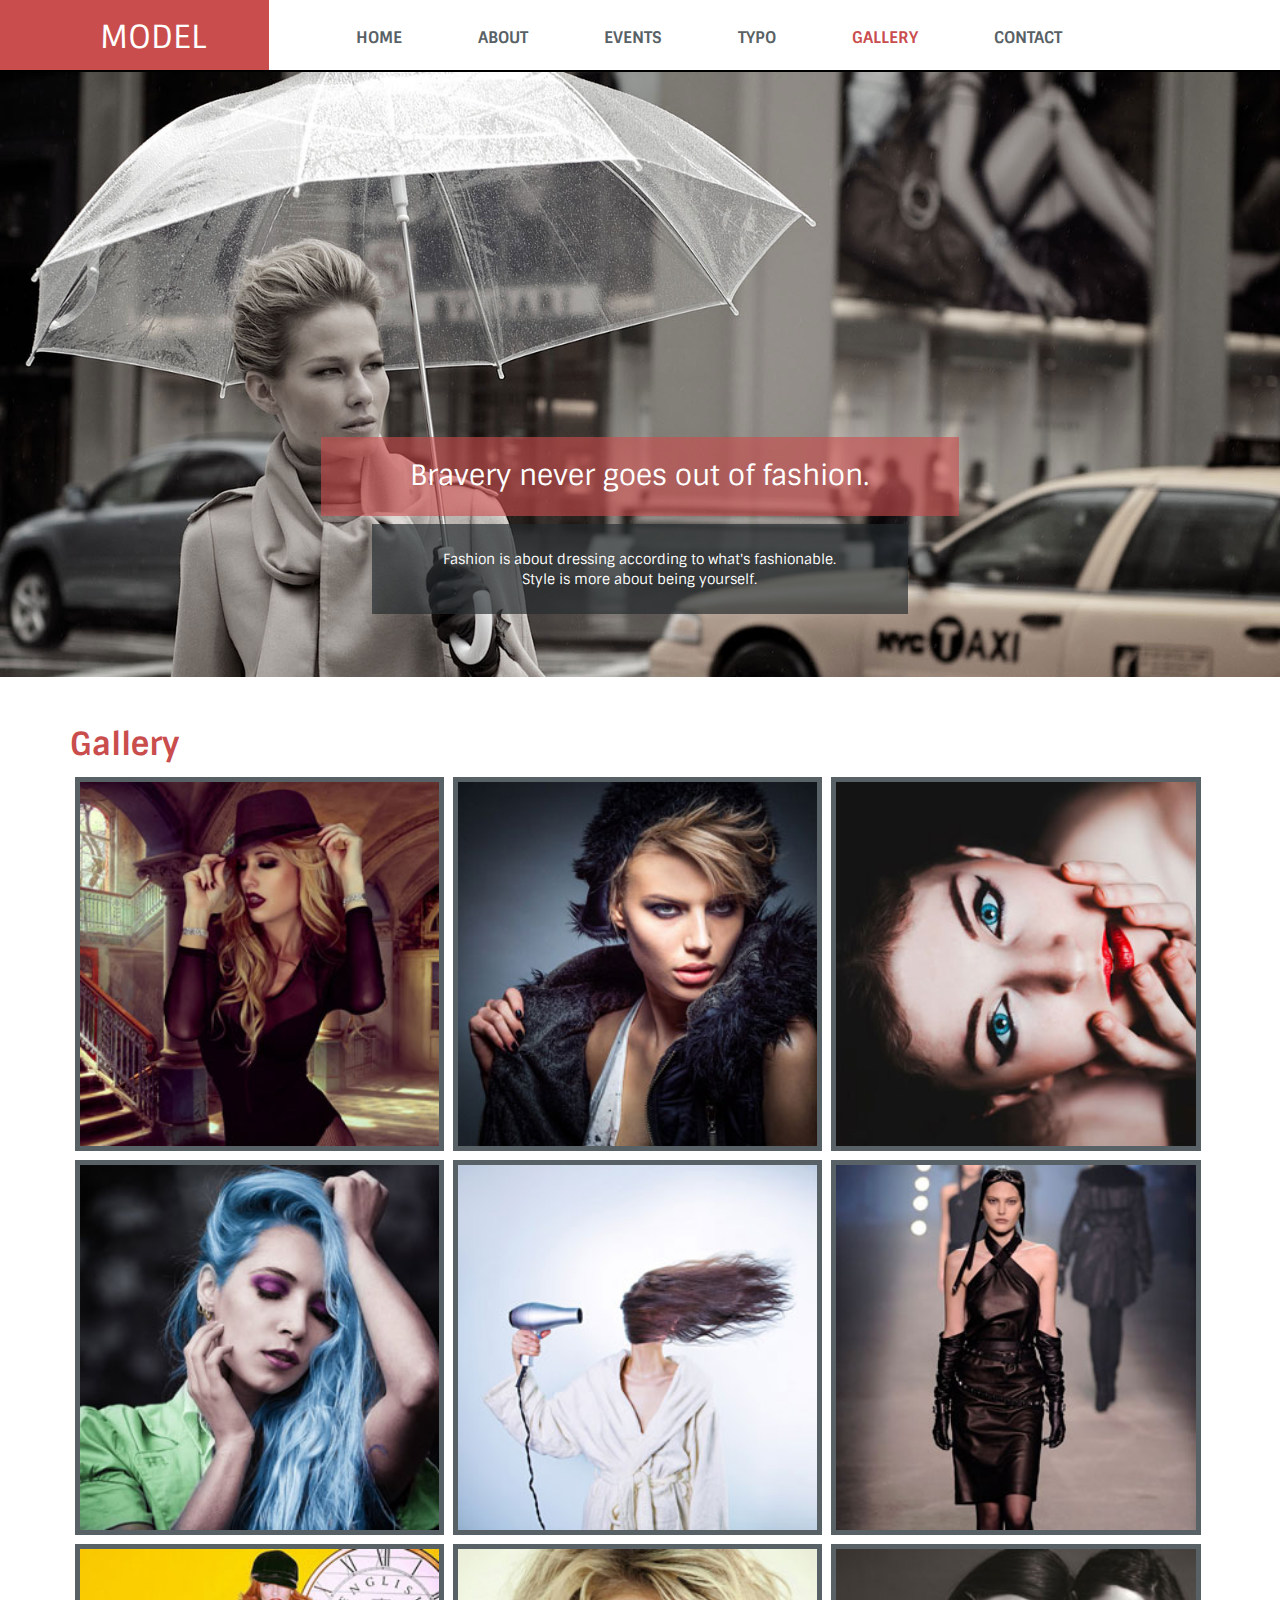
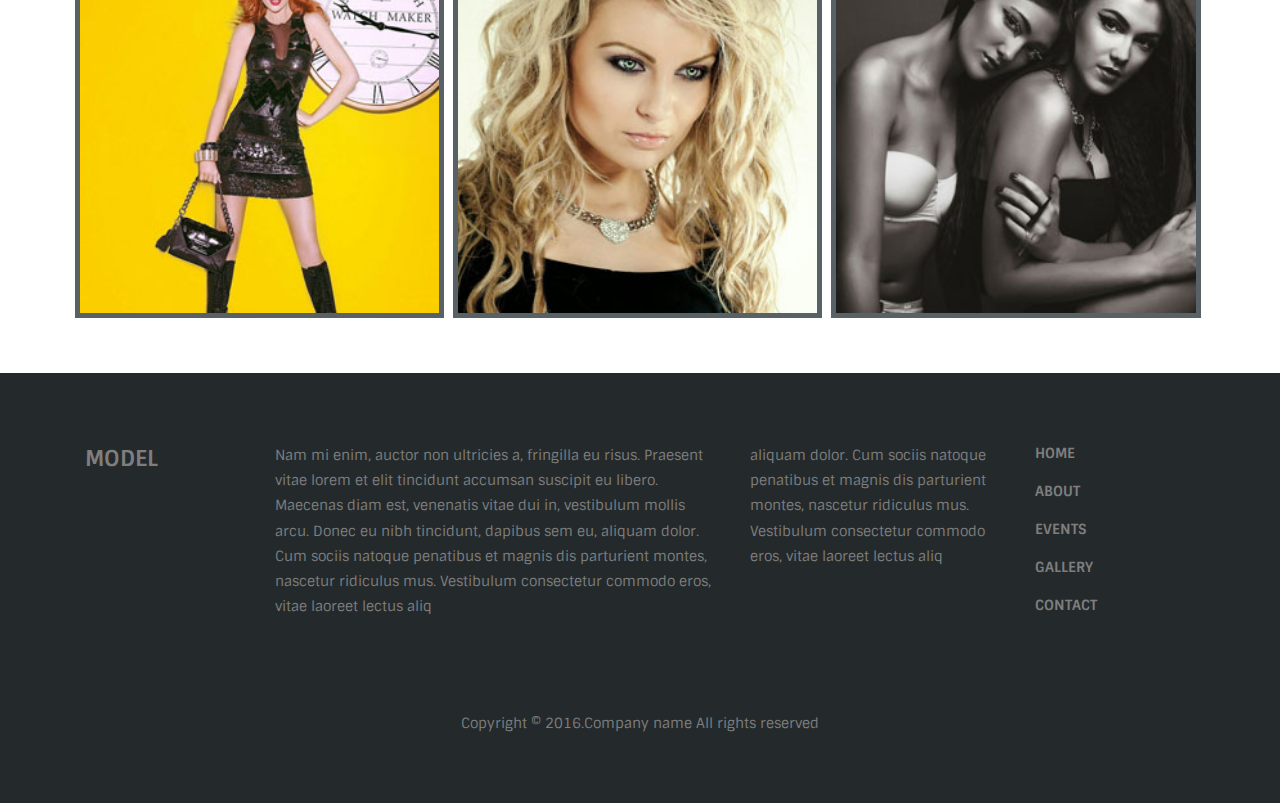
<file: gallery.html>
<!DOCTYPE html>
<html>
<head>
	<title>Gallery</title>
		<link href="css/bootstrap.css" rel="stylesheet" type="text/css" media="all" />
	<link href="css/style.css" rel="stylesheet" type="text/css" media="all" />
	<!--fonts-->
		<link href='http://fonts.useso.com/css?family=Sintony:700,400' rel='stylesheet' type='text/css'>
		<link href='http://fonts.useso.com/css?family=Lato:100,300,400,700,900,100italic,300italic,400italic,700italic,900italic' rel='stylesheet' type='text/css'>
	<!--//fonts-->
	<!-- for-mobile-apps -->
		<meta name="viewport" content="width=device-width, initial-scale=1">
		<meta http-equiv="Content-Type" content="text/html; charset=utf-8" />
		<meta name="keywords" content="Model Responsive web template, Bootstrap Web Templates, Flat Web Templates, Andriod Compatible web template, 
		Smartphone Compatible web template, free webdesigns for Nokia, Samsung, LG, SonyErricsson, Motorola web design" />
		<script type="application/x-javascript"> addEventListener("load", function() { setTimeout(hideURLbar, 0); }, false); function hideURLbar(){ window.scrollTo(0,1); } </script>
	<!-- //for-mobile-apps -->
	<!-- js -->
		<script type="text/javascript" src="js/jquery.min.js"></script>
		<script src="js/modernizr.custom.97074.js"></script>
	<!-- js -->
	<!-- start-smooth-scrolling -->
		<script type="text/javascript" src="js/move-top.js"></script>
		<script type="text/javascript" src="js/easing.js"></script>
		<script type="text/javascript">
			jQuery(document).ready(function($) {
				$(".scroll").click(function(event){		
					event.preventDefault();
					$('html,body').animate({scrollTop:$(this.hash).offset().top},1000);
				});
			});
		</script>
	<!-- start-smooth-scrolling -->
				<script src="js/jquery.chocolat.js"></script>
			<link rel="stylesheet" href="css/chocolat.css" type="text/css" media="screen" charset="utf-8">
			<!--light-box-files -->
			<script type="text/javascript" charset="utf-8">
			$(function() {
				$('.gallery a').Chocolat();
			});
			</script>
</head>
<body>
<!-- header -->
<div class="header">
	<div class="logo">
		<a href="index.html">MODEL</a>
	</div>
	<div class="header-right">
		<span class="menu"><img src="images/menu.png" alt=""/></span>
				<ul class="nav1">
					<li><a href="index.html">HOME</a></li>
					<li><a href="about.html">ABOUT</a></li>
					<li><a href="events.html">EVENTS</a></li>
					<li><a href="typography.html">TYPO</a></li>	
					<li><a class="active" href="gallery.html">GALLERY</a></li>
					<li><a href="contact.html">CONTACT</a></li>
				</ul>
				<!-- script for menu -->
					<script> 
						$( "span.menu" ).click(function() {
						$( "ul.nav1" ).slideToggle( 300, function() {
						 // Animation complete.
						});
						});
					</script>
				<!-- //script for menu -->

	</div>
	<div class="clearfix"></div>
</div>
<!-- //header -->
<!-- banner -->
<div class="banner">
	<div class="container">
		<div class="banner-info text-center">
			<h1>Bravery never goes out of fashion.</h1>
			<p>Fashion is about dressing according to what's fashionable.  
			<span>Style is more about being yourself.</span></p>
		</div>
	</div>
</div>
<!-- //banner -->
<!--gallery-->
<div class="gallery">
		<div class="container">
			<h3 class="tittle">Gallery</h3>
			<section>
				<ul id="da-thumbs" class="da-thumbs">
					<li>
						<a href="images/p2.jpg" rel="title" class="b-link-stripe b-animate-go  thickbox">
							<img src="images/p2.jpg" alt="" />
							<div>
								<h5>Model</h5>
								<span>non suscipit leo fringilla non suscipit leo fringilla molestie</span>
							</div>
						</a>
					</li>
					<li>
						<a href="images/p3.jpg" rel="title" class="b-link-stripe b-animate-go  thickbox">
							<img src="images/p3.jpg" alt="" />
							<div>
								<h5>Model</h5>
								<span>non suscipit leo fringilla non suscipit leo fringilla molestie</span>
							</div>
						</a>
					</li>
					<li>
						<a href="images/p12.jpg" rel="title" class="b-link-stripe b-animate-go  thickbox">
							<img src="images/p12.jpg" alt="" />
							<div>
								<h5>Model</h5>
								<span>non suscipit leo fringilla non suscipit leo fringilla molestie</span>
							</div>
						</a>
					</li>
					<li>
						<a href="images/p7.jpg" rel="title" class="b-link-stripe b-animate-go  thickbox">
							<img src="images/p7.jpg" alt="" />
							<div>
								<h5>Model</h5>
								<span>non suscipit leo fringilla non suscipit leo fringilla molestie</span>
							</div>
						</a>
					</li>
					<li>	
						<a href="images/p8.jpg" rel="title" class="b-link-stripe b-animate-go  thickbox">
							<img src="images/p8.jpg" alt="" />
							<div>
								<h5>Model</h5>
								<span>non suscipit leo fringilla non suscipit leo fringilla molestie</span>
							</div>
						</a>
					</li>
					<li>
						<a href="images/p4.jpg" rel="title" class="b-link-stripe b-animate-go  thickbox">
							<img src="images/p4.jpg" alt="" />
							<div>
								<h5>Model</h5>
								<span>non suscipit leo fringilla non suscipit leo fringilla molestie</span>
							</div>
						</a>
					</li>
					<li>
						<a href="images/p10.jpg" rel="title" class="b-link-stripe b-animate-go  thickbox">
							<img src="images/p10.jpg" alt="" />
							<div>
								<h5>Model</h5>
								<span>non suscipit leo fringilla non suscipit leo fringilla molestie</span>
							</div>
						</a>
					</li>
					<li>
						<a href="images/p11.jpg" rel="title" class="b-link-stripe b-animate-go  thickbox">
							<img src="images/p11.jpg" alt="" />
							<div>
								<h5>Model</h5>
								<span>non suscipit leo fringilla non suscipit leo fringilla molestie</span>
							</div>
						</a>
					</li>
					<li>
						<a href="images/p1.jpg" rel="title" class="b-link-stripe b-animate-go  thickbox">
							<img src="images/p1.jpg" alt="" />
							<div>
								<h5>Model</h5>
								<span>non suscipit leo fringilla non suscipit leo fringilla molestie</span>
							</div>
						</a>
					</li>
					<div class="clearfix"> </div>
				</ul>
			</section>
				<script type="text/javascript" src="js/jquery.hoverdir.js"></script>	
				<script type="text/javascript">
					$(function() {
						$(' #da-thumbs > li ').each( function() { $(this).hoverdir(); } );
					});
				</script>
        </div>
		
</div>
<!--//gallery-->


<!-- footer -->
<div class="footer">
	<div class="container">
		<div class="footer-grids">
			<div class="col-md-2 footer-grid logobtm">
				<a href="index.html">MODEL</a>
			</div>
			<div class="col-md-5 footer-grid">
				<p>Nam mi enim, auctor non ultricies a, fringilla eu risus. Praesent 
				vitae lorem et elit tincidunt accumsan suscipit eu libero. Maecenas diam est, 
				venenatis vitae dui in, vestibulum mollis arcu. Donec eu nibh tincidunt, dapibus 
				sem eu, aliquam dolor. Cum sociis natoque penatibus et magnis dis parturient montes, 
				nascetur ridiculus mus. Vestibulum consectetur commodo eros, vitae laoreet lectus aliq</p>
			</div>
			<div class="col-md-3 footer-grid">
				<p>aliquam dolor. Cum sociis natoque penatibus et magnis dis parturient montes, nascetur 
				ridiculus mus. Vestibulum consectetur commodo eros, vitae laoreet lectus aliq</p>
			</div>
			<div class="col-md-2 footer-grid">
				<ul>
					<li><a href="#">HOME</a></li>
					<li><a href="about.html">ABOUT</a></li>
					<li><a href="events.html">EVENTS</a></li>
					<li><a href="gallery.html">GALLERY</a></li>
					<li><a href="contact.html">CONTACT</a></li>
				</ul>
			</div>
			<div class="clearfix"> </div>
		</div>
		<div class="copy-right">
			<p>Copyright &copy; 2016.Company name All rights reserved</p>
		</div>
	</div>
</div>
<!-- //footer -->
<!-- smooth scrolling -->
	<script type="text/javascript">
		$(document).ready(function() {
		/*
			var defaults = {
			containerID: 'toTop', // fading element id
			containerHoverID: 'toTopHover', // fading element hover id
			scrollSpeed: 1200,
			easingType: 'linear' 
			};
		*/								
		$().UItoTop({ easingType: 'easeOutQuart' });
		});
	</script>
	<a href="#" id="toTop" style="display: block;"> <span id="toTopHover" style="opacity: 1;"> </span></a>
<!-- //smooth scrolling -->

</body>
</html>
</file>
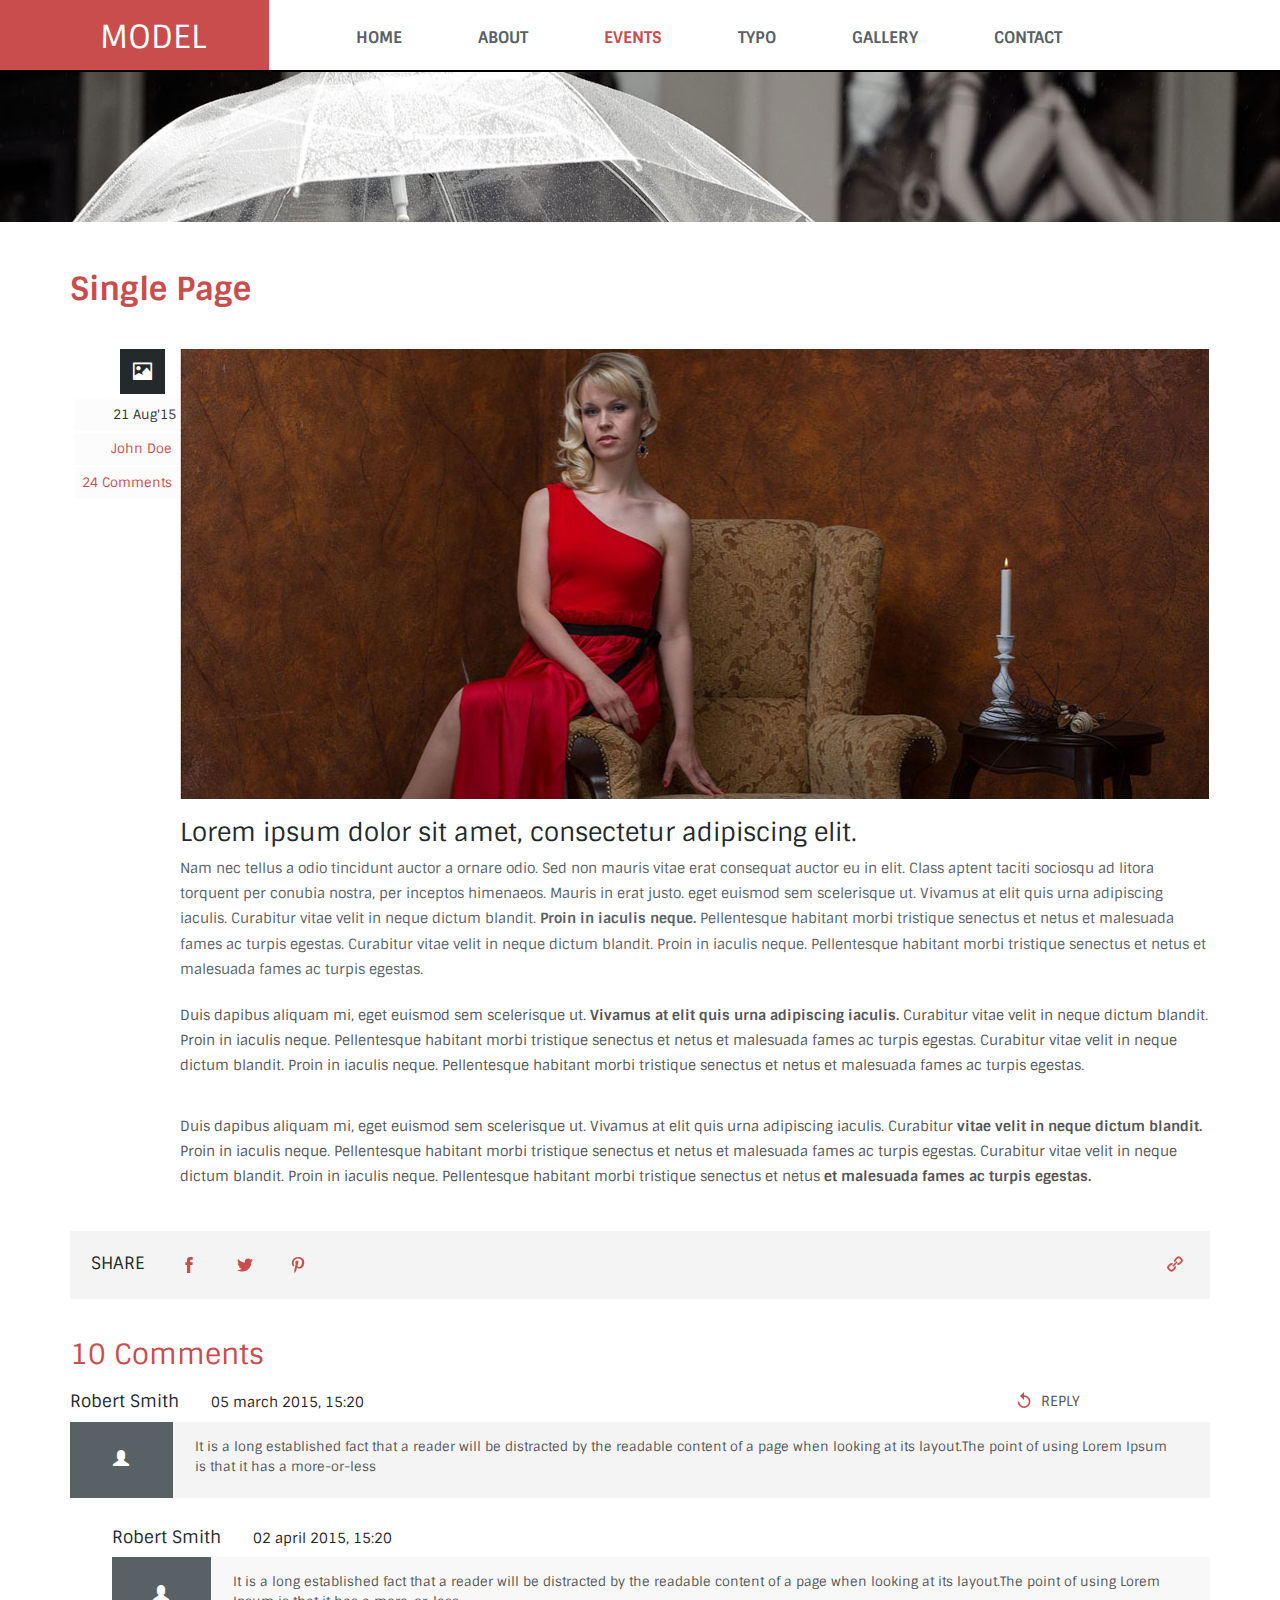
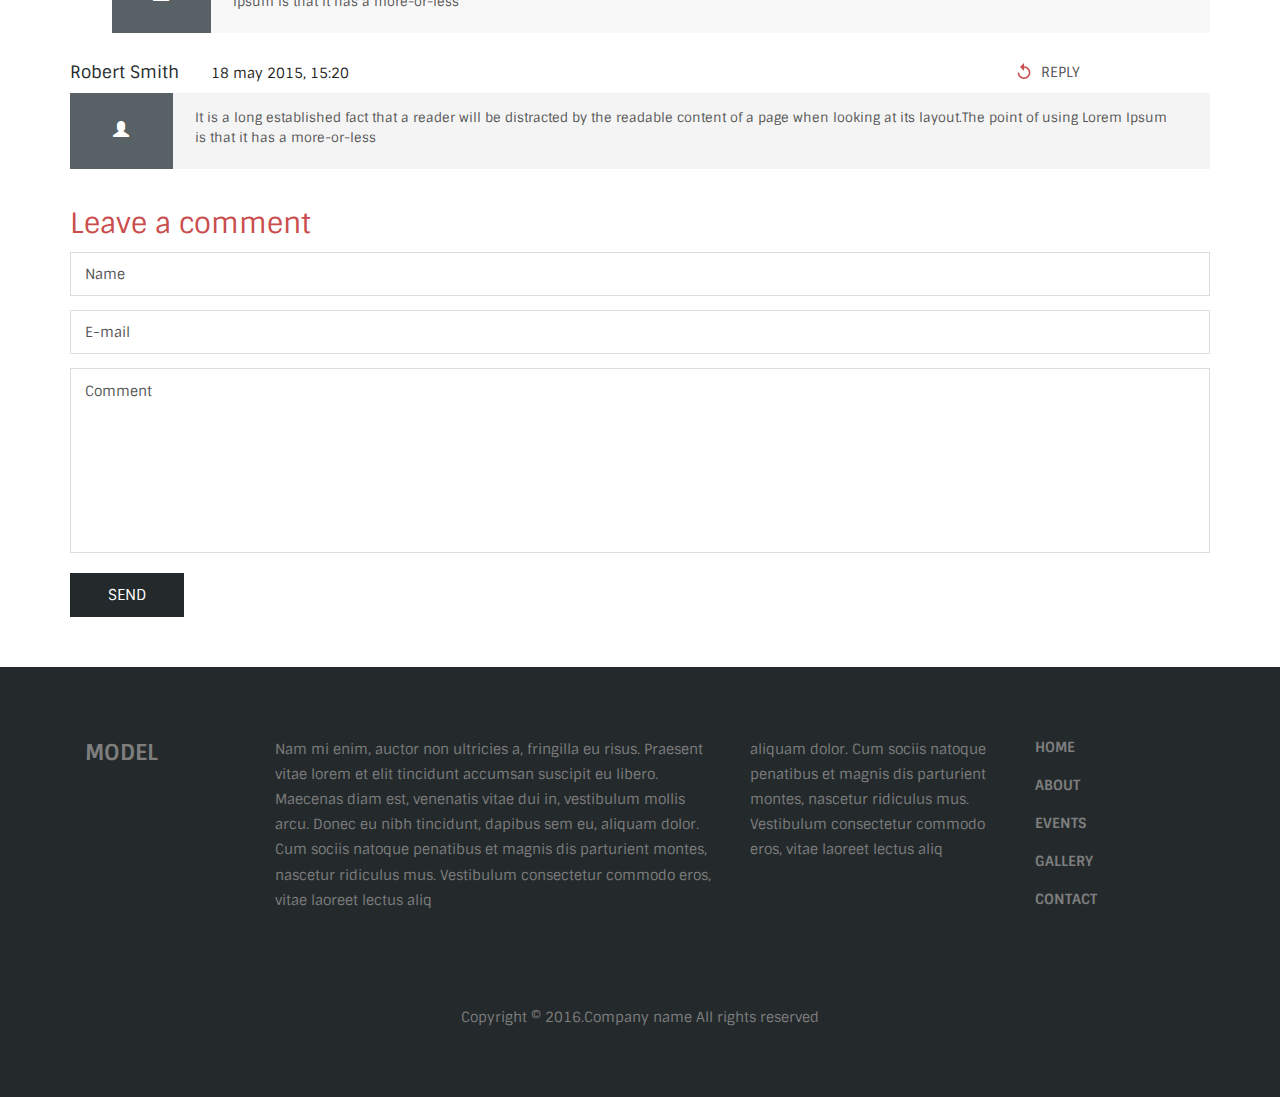
<file: single.html>
<!DOCTYPE html>
<html>
<head>
	<title>Single</title>
		<link href="css/bootstrap.css" rel="stylesheet" type="text/css" media="all" />
	<link href="css/style.css" rel="stylesheet" type="text/css" media="all" />
	<!--fonts-->
		<link href='http://fonts.useso.com/css?family=Sintony:700,400' rel='stylesheet' type='text/css'>
		<link href='http://fonts.useso.com/css?family=Lato:100,300,400,700,900,100italic,300italic,400italic,700italic,900italic' rel='stylesheet' type='text/css'>
	<!--//fonts-->
	<!-- for-mobile-apps -->
		<meta name="viewport" content="width=device-width, initial-scale=1">
		<meta http-equiv="Content-Type" content="text/html; charset=utf-8" />
		<meta name="keywords" content="Model Responsive web template, Bootstrap Web Templates, Flat Web Templates, Andriod Compatible web template, 
		Smartphone Compatible web template, free webdesigns for Nokia, Samsung, LG, SonyErricsson, Motorola web design" />
		<script type="application/x-javascript"> addEventListener("load", function() { setTimeout(hideURLbar, 0); }, false); function hideURLbar(){ window.scrollTo(0,1); } </script>
	<!-- //for-mobile-apps -->
	<!-- js -->
		<script type="text/javascript" src="js/jquery.min.js"></script>
	<!-- js -->
	<!-- start-smooth-scrolling -->
		<!-- responsiveslides -->
					<script src="js/responsiveslides.min.js"></script>
						<script>
							// You can also use "$(window).load(function() {"
							$(function () {
							 // Slideshow 4
							$("#slider4").responsiveSlides({
								auto: true,
								pager: true,
								nav: true,
								speed: 500,
								namespace: "callbacks",
								before: function () {
							$('.events').append("<li>before event fired.</li>");
							},
							after: function () {
								$('.events').append("<li>after event fired.</li>");
								}
								});
								});
					</script>
				<!-- responsiveslides -->
		<script type="text/javascript" src="js/move-top.js"></script>
		<script type="text/javascript" src="js/easing.js"></script>
		<script type="text/javascript">
			jQuery(document).ready(function($) {
				$(".scroll").click(function(event){		
					event.preventDefault();
					$('html,body').animate({scrollTop:$(this.hash).offset().top},1000);
				});
			});
		</script>
	<!-- start-smooth-scrolling -->
</head>
<body>
<!-- header -->
<div class="header">
	<div class="logo">
		<a href="index.html">MODEL</a>
	</div>
	<div class="header-right">
		<span class="menu"><img src="images/menu.png" alt=""/></span>
				<ul class="nav1">
					<li><a href="index.html">HOME</a></li>
					<li><a href="about.html">ABOUT</a></li>
					<li><a class="active" href="events.html">EVENTS</a></li>
					<li><a href="typography.html">TYPO</a></li>	
					<li><a href="gallery.html">GALLERY</a></li>
					<li><a href="contact.html">CONTACT</a></li>
				</ul>
				<!-- script for menu -->
					<script> 
						$( "span.menu" ).click(function() {
						$( "ul.nav1" ).slideToggle( 300, function() {
						 // Animation complete.
						});
						});
					</script>
				<!-- //script for menu -->

	</div>
	<div class="clearfix"></div>
</div>
<!-- //header -->
<!-- banner -->
<div class="inner-banner">

</div>
<!-- //banner -->
<!--single-->
	<div class="single">
		<div class="container">	
          <h3 class="tittle">Single Page</h3>
				<div class="article-post two">
				   <div class="col-md-3 post-meta">
						<div class="meta-icon">
							<div class="pic">
								 <a href="#" > <i class="glyphicon glyphicon-picture"></i></a>
							</div>
						</div>
						<ul class="ad-info">
							 <li>21 Aug'15</li>
							 <li> <a href="#">John Doe</a></li>
							 <li> <a href="#">24 Comments</a></li>
						</ul>
						<div class="clearfix"> </div>
				  </div>
				<div class="col-md-9 post-details s-page">
				  <a href="#" class="mask"><img src="images/single.jpg" alt="image" class="img-responsive zoom-img"></a>
					<a href="#"><h4>Lorem ipsum dolor sit amet, consectetur adipiscing elit.</h4></a>
					<p>Nam nec tellus a odio tincidunt auctor a ornare odio. Sed non  mauris vitae erat consequat auctor eu in elit. Class aptent taciti sociosqu ad litora torquent per conubia nostra, per inceptos himenaeos. Mauris in erat justo.
					 eget euismod sem scelerisque ut. Vivamus at elit quis urna adipiscing iaculis. Curabitur vitae velit in neque dictum blandit. <b>Proin in iaculis neque.</b> Pellentesque habitant morbi tristique senectus et netus et malesuada fames ac turpis egestas. Curabitur vitae velit in neque dictum blandit. Proin in iaculis neque. Pellentesque habitant morbi tristique senectus et netus et malesuada fames ac turpis egestas. </p>
					<p class="eget">Duis dapibus aliquam mi, eget euismod sem scelerisque ut. <b>Vivamus at elit quis urna adipiscing iaculis.</b> Curabitur vitae velit in neque dictum blandit. Proin in iaculis neque. Pellentesque habitant morbi tristique senectus et netus et malesuada fames ac turpis egestas. Curabitur vitae velit in neque dictum blandit. Proin in iaculis neque. Pellentesque habitant morbi tristique senectus et netus et malesuada fames ac turpis egestas. </p>
					<p class="eget">Duis dapibus aliquam mi, eget euismod sem scelerisque ut. Vivamus at elit quis urna adipiscing iaculis. Curabitur <b>vitae velit in neque dictum blandit.</b> Proin in iaculis neque. Pellentesque habitant morbi tristique senectus et netus et malesuada fames ac turpis egestas. Curabitur vitae velit in neque dictum blandit. Proin in iaculis neque. Pellentesque habitant morbi tristique senectus et netus <b>et malesuada fames ac turpis egestas.</b> </p>
				</div>
				<!--post-details-->	
				<div class="clearfix"> </div>
				</div>	
		   <div class="top-single">
			    <div class="single-middle">
				  <ul class="social-share">
					<li><span>SHARE</span></li>
					<li><a href="#"><i> </i></a></li>						
					<li><a href="#"><i class="tin"> </i></a></li>
					<li><a href="#"><i class="message"> </i></a></li>				
				</ul>
				<a href="#"><i class="arrow"> </i></a>
				<div class="clearfix"> </div>
			</div>
			<div class="top-comments">
			<h3>10 Comments</h3>
			<div class="met">
				<div class="code-in">
					<p class="smith"><a href="#">Robert Smith</a> <span>05 march 2015, 15:20</span></p>
					<p class="reply"><a href="#"><i> </i>REPLY</a></p>
					<div class="clearfix"> </div>
				</div>
				<div class="comments-top-top">
					<div class="men" >
						<span class="glyphicon glyphicon-user"></span>
					</div>					
						<p class="men-it">It is a long established fact that a reader will be distracted by the readable content of a page when looking at its layout.The point of using Lorem Ipsum is that it has a more-or-less </p>
					<div class="clearfix"> </div>
				</div>
			</div>
			<div class="met met-in">
				<div class="code-in">
					<p class="smith"><a href="#">Robert Smith</a> <span>02 april 2015, 15:20</span></p>
					<div class="clearfix"> </div>
				</div>
				<div class="comments-top-top top-in">
					<div class="men" >
						<span class="glyphicon glyphicon-user"></span>
					</div>					
						<p class="men-it two">It is a long established fact that a reader will be distracted by the readable content of a page when looking at its layout.The point of using Lorem Ipsum is that it has a more-or-less </p>
					<div class="clearfix"> </div>
				</div>
			</div>
			<div class="met">
				<div class="code-in">
					<p class="smith"><a href="#">Robert Smith</a> <span>18 may 2015, 15:20</span></p>
					<p class="reply"><a href="#"><i> </i>REPLY</a></p>
					<div class="clearfix"> </div>
				</div>
				<div class="comments-top-top">
					<div class="men" >
						<span class="glyphicon glyphicon-user"></span>
					</div>					
						<p class="men-it">It is a long established fact that a reader will be distracted by the readable content of a page when looking at its layout.The point of using Lorem Ipsum is that it has a more-or-less </p>
					<div class="clearfix"> </div>
				</div>
			</div>
		</div>
		<div class="leave">
			<h3>Leave a comment</h3>
				<form>
					<div class="single-grid">
						<div class="single-us">
							<input type="text" value="Name" onfocus="this.value='';" onblur="if (this.value == '') {this.value = 'Name';}">
							<input type="text" value="E-mail" onfocus="this.value='';" onblur="if (this.value == '') {this.value = 'E-mail';}">
							<textarea  value=" " onfocus="this.value='';" onblur="if (this.value == '') {this.value = 'Comment';}">Comment</textarea>
							<input type="submit" value="SEND" >
						</div>
				</form>
				</div>
			</div>			
		</div>
	</div>
</div>

<!-- footer -->
<div class="footer">
	<div class="container">
		<div class="footer-grids">
			<div class="col-md-2 footer-grid logobtm">
				<a href="index.html">MODEL</a>
			</div>
			<div class="col-md-5 footer-grid">
				<p>Nam mi enim, auctor non ultricies a, fringilla eu risus. Praesent 
				vitae lorem et elit tincidunt accumsan suscipit eu libero. Maecenas diam est, 
				venenatis vitae dui in, vestibulum mollis arcu. Donec eu nibh tincidunt, dapibus 
				sem eu, aliquam dolor. Cum sociis natoque penatibus et magnis dis parturient montes, 
				nascetur ridiculus mus. Vestibulum consectetur commodo eros, vitae laoreet lectus aliq</p>
			</div>
			<div class="col-md-3 footer-grid">
				<p>aliquam dolor. Cum sociis natoque penatibus et magnis dis parturient montes, nascetur 
				ridiculus mus. Vestibulum consectetur commodo eros, vitae laoreet lectus aliq</p>
			</div>
			<div class="col-md-2 footer-grid">
				<ul>
					<li><a href="#">HOME</a></li>
					<li><a href="about.html">ABOUT</a></li>
					<li><a href="events.html">EVENTS</a></li>
					<li><a href="gallery.html">GALLERY</a></li>
					<li><a href="contact.html">CONTACT</a></li>
				</ul>
			</div>
			<div class="clearfix"> </div>
		</div>
		<div class="copy-right">
			<p>Copyright &copy; 2016.Company name All rights reserved</p>
		</div>
	</div>
</div>
<!-- //footer -->
<!-- smooth scrolling -->
	<script type="text/javascript">
		$(document).ready(function() {
		/*
			var defaults = {
			containerID: 'toTop', // fading element id
			containerHoverID: 'toTopHover', // fading element hover id
			scrollSpeed: 1200,
			easingType: 'linear' 
			};
		*/								
		$().UItoTop({ easingType: 'easeOutQuart' });
		});
	</script>
	<a href="#" id="toTop" style="display: block;"> <span id="toTopHover" style="opacity: 1;"> </span></a>
<!-- //smooth scrolling -->

</body>
</html>
</file>
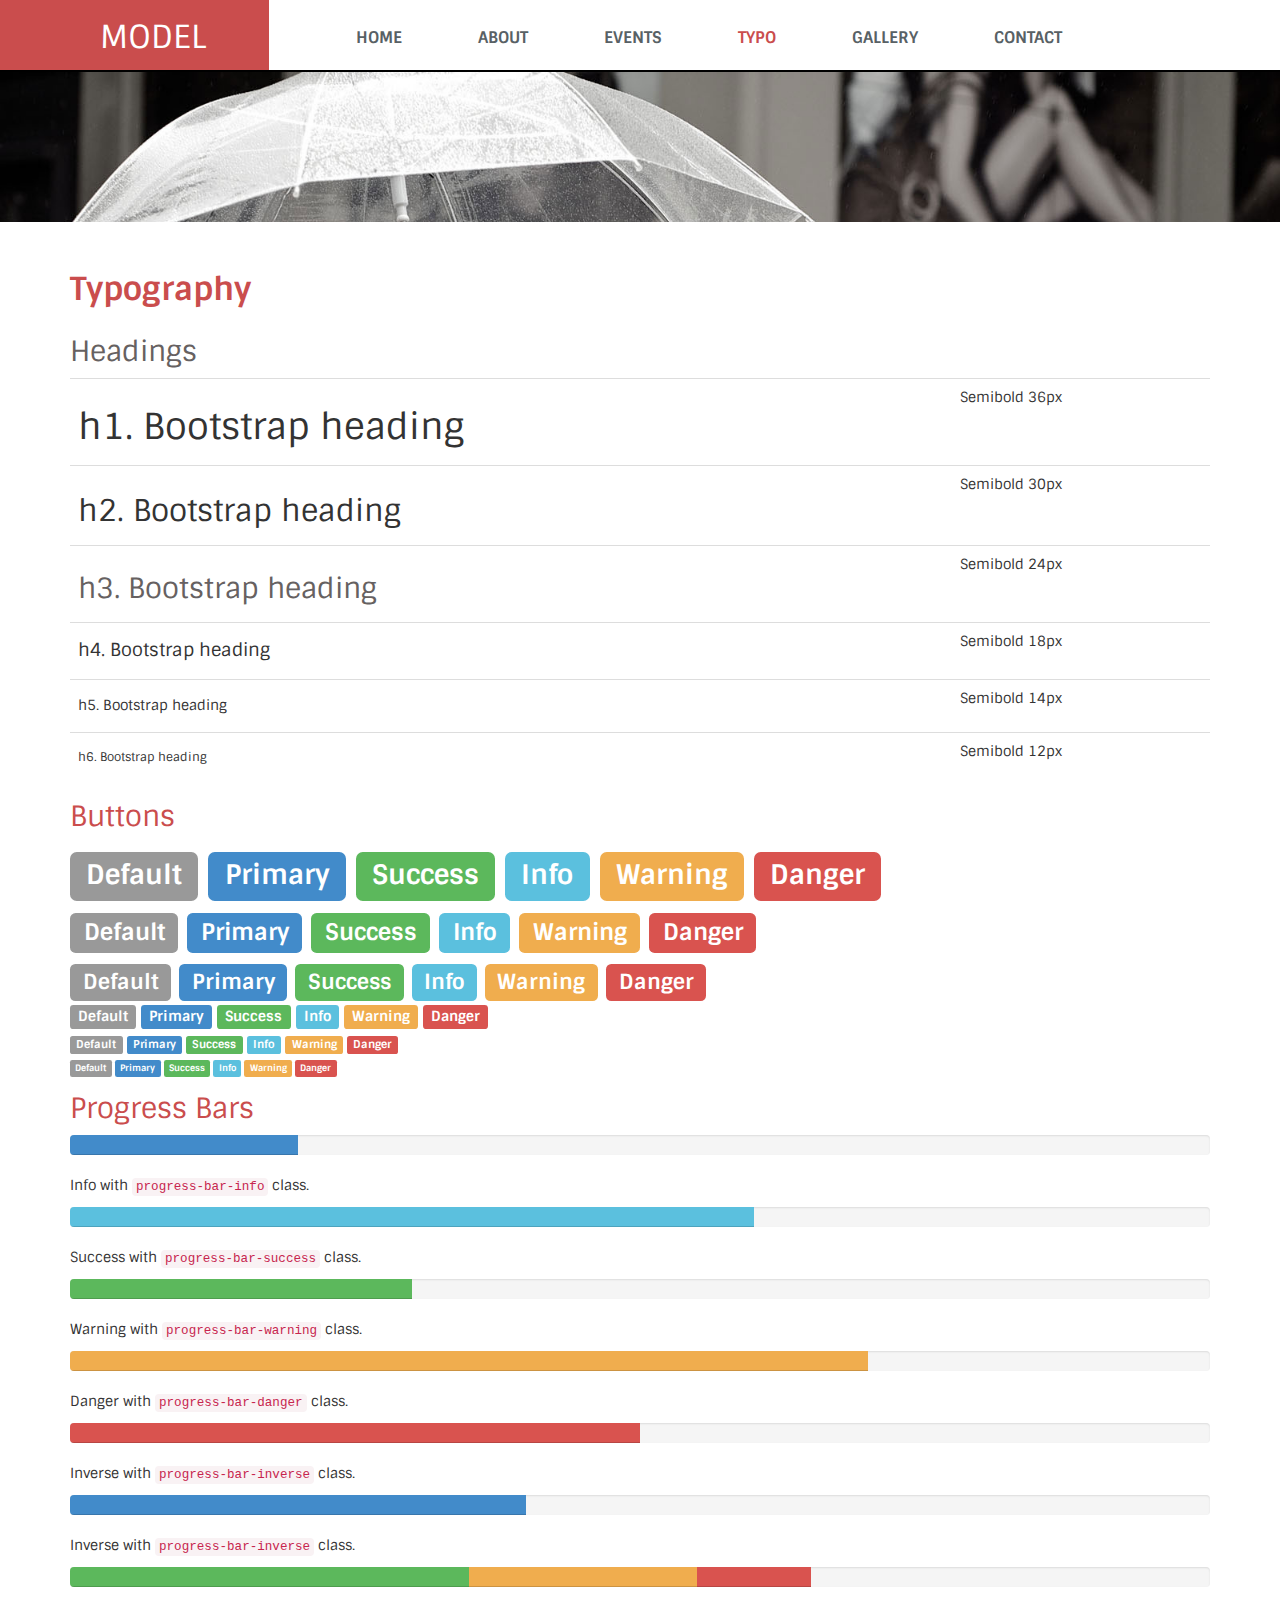
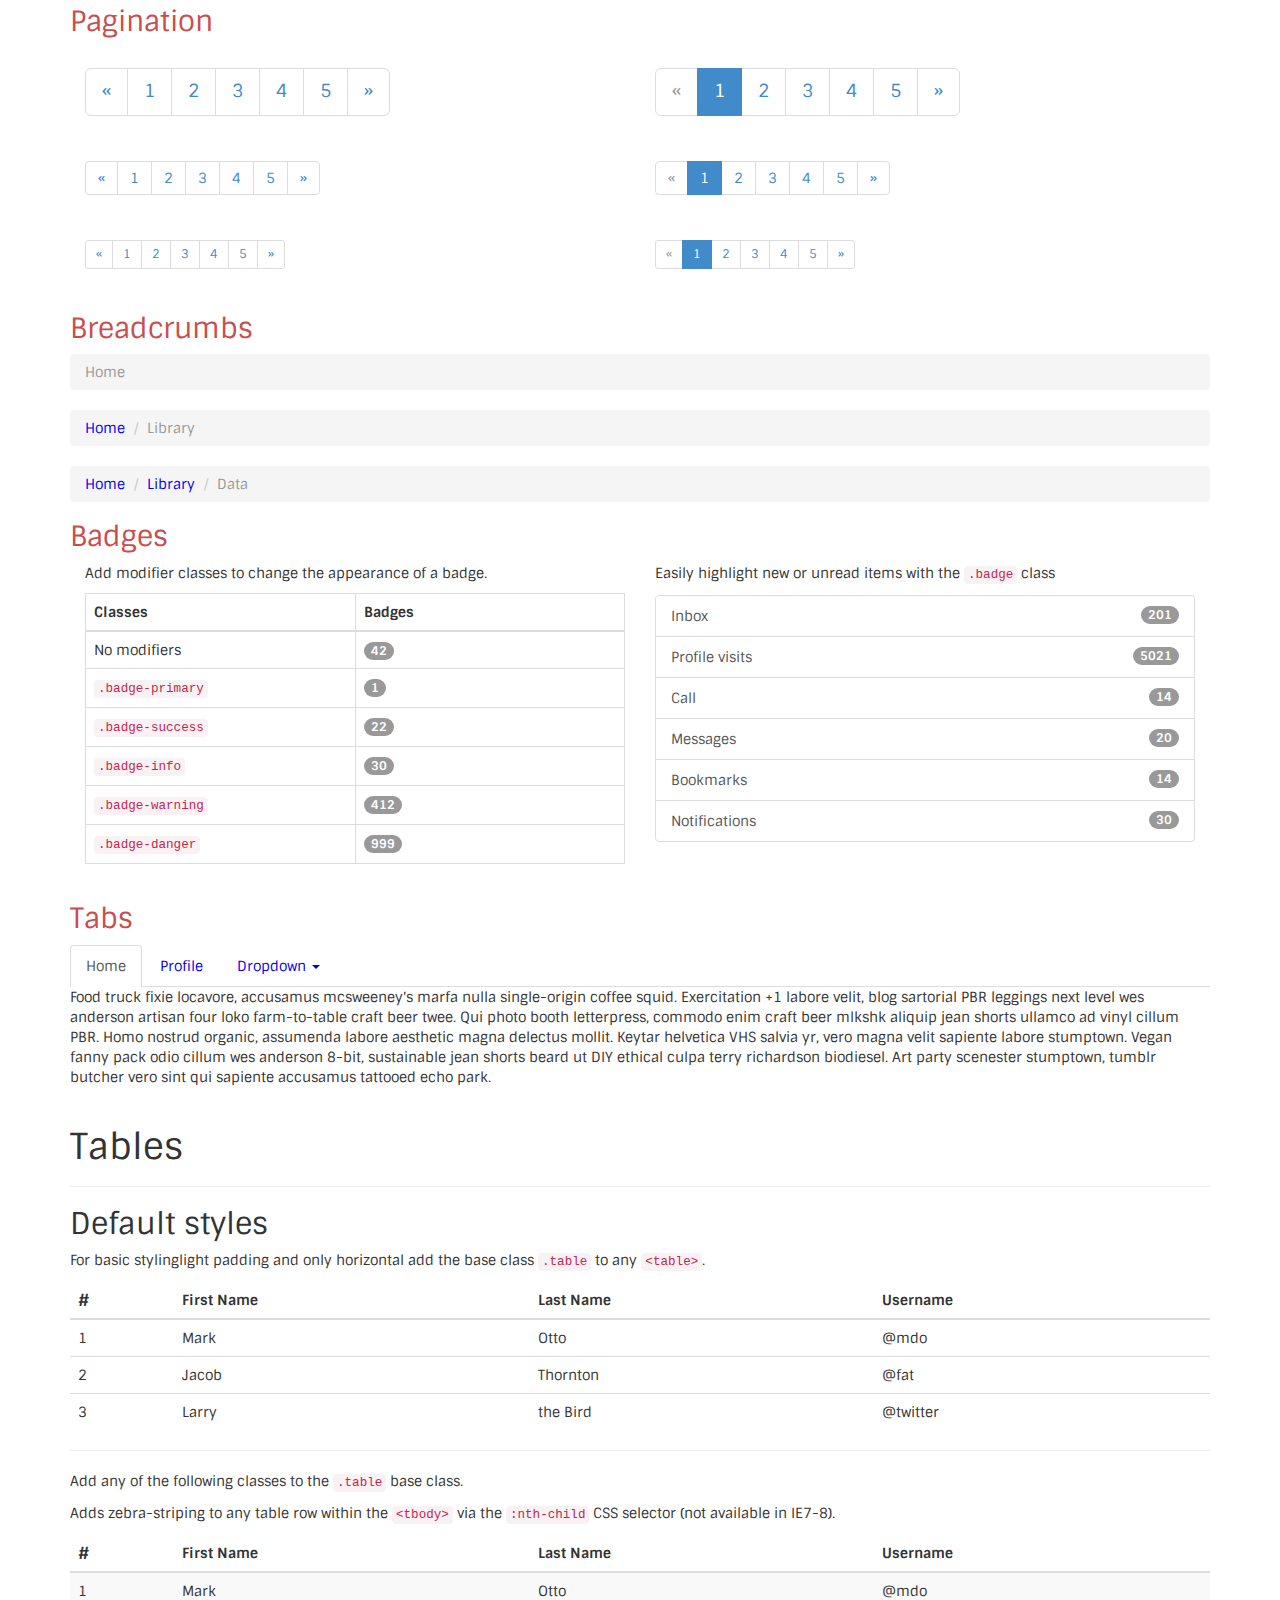
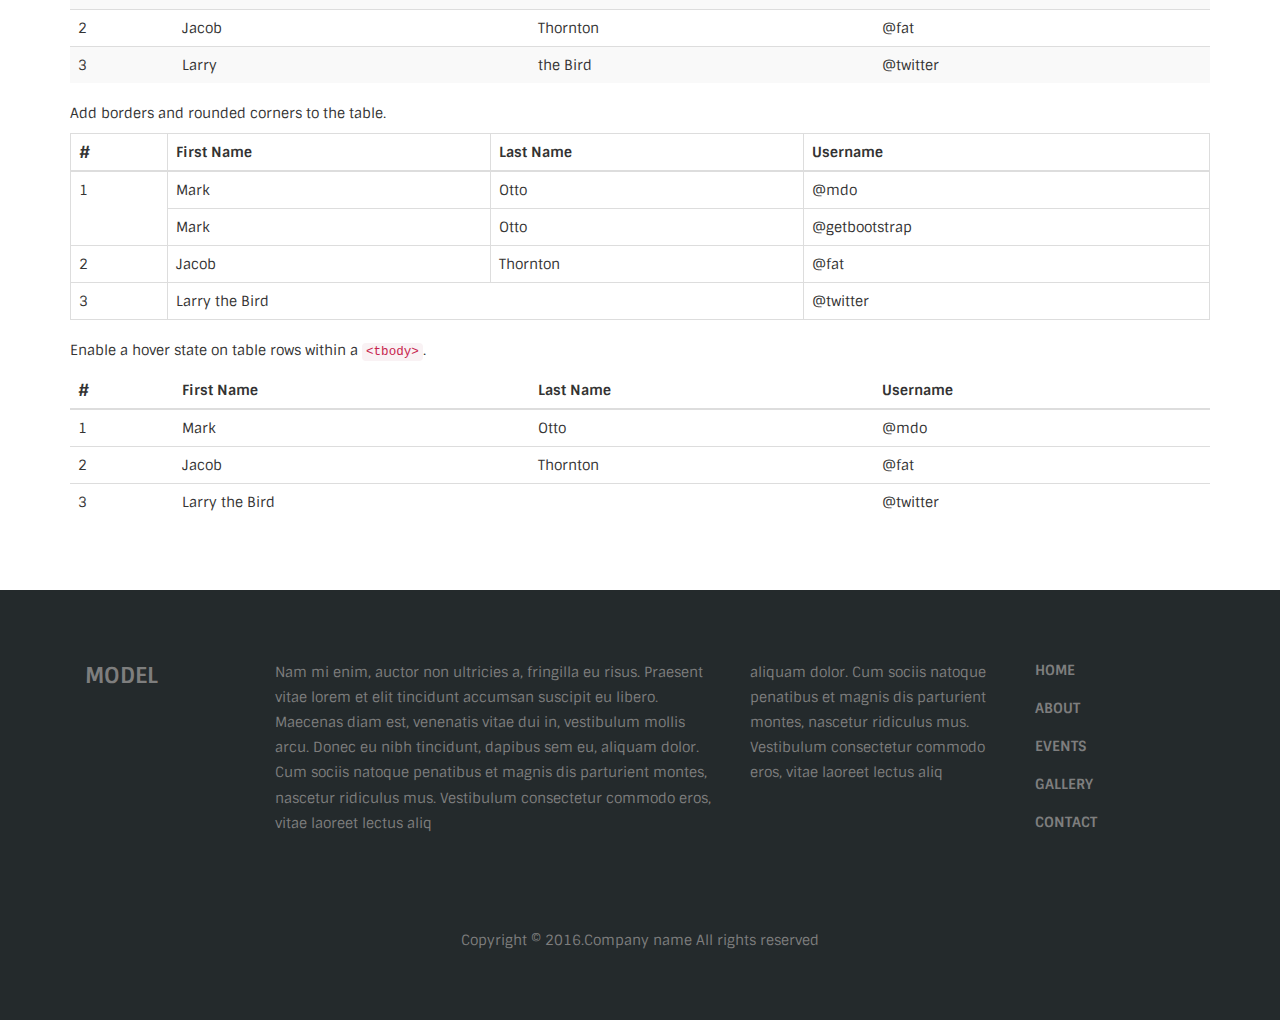
<file: typography.html>
<!DOCTYPE html>
<html>
<head>
	<title>Typography</title>
	<link href="css/style.css" rel="stylesheet" type="text/css" media="all" />
	<!--fonts-->
		<link href='http://fonts.useso.com/css?family=Sintony:700,400' rel='stylesheet' type='text/css'>
		<link href='http://fonts.useso.com/css?family=Lato:100,300,400,700,900,100italic,300italic,400italic,700italic,900italic' rel='stylesheet' type='text/css'>
	<!--//fonts-->
		<link href="css/bootstrap.css" rel="stylesheet" type="text/css" media="all" />
	<!-- for-mobile-apps -->
		<meta name="viewport" content="width=device-width, initial-scale=1">
		<meta http-equiv="Content-Type" content="text/html; charset=utf-8" />
		<meta name="keywords" content="Model Responsive web template, Bootstrap Web Templates, Flat Web Templates, Andriod Compatible web template, 
		Smartphone Compatible web template, free webdesigns for Nokia, Samsung, LG, SonyErricsson, Motorola web design" />
		<script type="application/x-javascript"> addEventListener("load", function() { setTimeout(hideURLbar, 0); }, false); function hideURLbar(){ window.scrollTo(0,1); } </script>
	<!-- //for-mobile-apps -->
	<!-- js -->
		<script type="text/javascript" src="js/jquery.min.js"></script>
		<script src="js/bootstrap.min.js"></script>
	<!-- js -->
	<!-- start-smooth-scrolling -->
		<!-- responsiveslides -->
					<script src="js/responsiveslides.min.js"></script>
						<script>
							// You can also use "$(window).load(function() {"
							$(function () {
							 // Slideshow 4
							$("#slider4").responsiveSlides({
								auto: true,
								pager: true,
								nav: true,
								speed: 500,
								namespace: "callbacks",
								before: function () {
							$('.events').append("<li>before event fired.</li>");
							},
							after: function () {
								$('.events').append("<li>after event fired.</li>");
								}
								});
								});
					</script>
				<!-- responsiveslides -->
		<script type="text/javascript" src="js/move-top.js"></script>
		<script type="text/javascript" src="js/easing.js"></script>
		<script type="text/javascript">
			jQuery(document).ready(function($) {
				$(".scroll").click(function(event){		
					event.preventDefault();
					$('html,body').animate({scrollTop:$(this.hash).offset().top},1000);
				});
			});
		</script>
	<!-- start-smooth-scrolling -->
</head>
<body>
<!-- header -->
<div class="header">
	<div class="logo">
		<a href="index.html">MODEL</a>
	</div>
	<div class="header-right">
		<span class="menu"><img src="images/menu.png" alt=""/></span>
				<ul class="nav1">
					<li><a href="index.html">HOME</a></li>
					<li><a href="about.html">ABOUT</a></li>
					<li><a href="events.html">EVENTS</a></li>
					<li><a class="active" href="typography.html">TYPO</a></li>	
					<li><a href="gallery.html">GALLERY</a></li>
					<li><a href="contact.html">CONTACT</a></li>
				</ul>
				<!-- script for menu -->
					<script> 
						$( "span.menu" ).click(function() {
						$( "ul.nav1" ).slideToggle( 300, function() {
						 // Animation complete.
						});
						});
					</script>
				<!-- //script for menu -->

	</div>
	<div class="clearfix"></div>
</div>
<!-- //header -->
<!-- banner -->
<div class="inner-banner">

</div>
<!-- //banner -->
<!--typrography-starts--> 
<div class="typrography">
	<div class="container"> 
	   <h3 class="tittle">Typography</h3>
		<lable class="two"> </lable>
		<div class="grid_3 grid_4 first">
		     <h3>Headings</h3>
		     <div class="bs-example">
				 <table class="table">
				  <tbody>
					<tr>
					  <td><h1 id="h1.-bootstrap-heading">h1. Bootstrap heading<a class="anchorjs-link" href="#h1.-bootstrap-heading"><span class="anchorjs-icon"></span></a></h1></td>
					  <td class="type-info">Semibold 36px</td>
					</tr>
					<tr>
					  <td><h2 id="h2.-bootstrap-heading">h2. Bootstrap heading<a class="anchorjs-link" href="#h2.-bootstrap-heading"><span class="anchorjs-icon"></span></a></h2></td>
					  <td class="type-info">Semibold 30px</td>
					</tr>
					<tr>
					  <td><h3 id="h3.-bootstrap-heading">h3. Bootstrap heading<a class="anchorjs-link" href="#h3.-bootstrap-heading"><span class="anchorjs-icon"></span></a></h3></td>
					  <td class="type-info">Semibold 24px</td>
					</tr>
					<tr>
					  <td><h4 id="h4.-bootstrap-heading">h4. Bootstrap heading<a class="anchorjs-link" href="#h4.-bootstrap-heading"><span class="anchorjs-icon"></span></a></h4></td>
					  <td class="type-info">Semibold 18px</td>
					</tr>
					<tr>
					  <td><h5 id="h5.-bootstrap-heading">h5. Bootstrap heading<a class="anchorjs-link" href="#h5.-bootstrap-heading"><span class="anchorjs-icon"></span></a></h5></td>
					  <td class="type-info">Semibold 14px</td>
					</tr>
					<tr>
					  <td><h6>h6. Bootstrap heading</h6></td>
					  <td class="type-info">Semibold 12px</td>
					</tr>
				  </tbody>
				 </table>
			 </div>
	      </div>
		  
		 		  <div class="grid_3 grid_5">
			<h3>Buttons</h3>
			  <h1>
				<a href="#"><span class="label label-default">Default</span></a>
				<a href="#"><span class="label label-primary">Primary</span></a>
				<a href="#"><span class="label label-success">Success</span></a>
				<a href="#"><span class="label label-info">Info</span></a>
				<a href="#"><span class="label label-warning">Warning</span></a>
				<a href="#"><span class="label label-danger">Danger</span></a>
			  </h1>
			  <h2>
				<a href="#"><span class="label label-default">Default</span></a>
				<a href="#"><span class="label label-primary">Primary</span></a>
				<a href="#"><span class="label label-success">Success</span></a>
				<a href="#"><span class="label label-info">Info</span></a>
				<a href="#"><span class="label label-warning">Warning</span></a>
				<a href="#"><span class="label label-danger">Danger</span></a>
			  </h2>
			  <h3>
				<a href="#"><span class="label label-default">Default</span></a>
				<a href="#"><span class="label label-primary">Primary</span></a>
				<a href="#"><span class="label label-success">Success</span></a>
				<a href="#"><span class="label label-info">Info</span></a>
				<a href="#"><span class="label label-warning">Warning</span></a>
				<a href="#"><span class="label label-danger">Danger</span></a>
			  </h3>
			  <h4 class="typ1">
				<a href="#"><span class="label label-default">Default</span></a>
				<a href="#"><span class="label label-primary">Primary</span></a>
				<a href="#"><span class="label label-success">Success</span></a>
				<a href="#"><span class="label label-info">Info</span></a>
				<a href="#"><span class="label label-warning">Warning</span></a>
				<a href="#"><span class="label label-danger">Danger</span></a>
			  </h4>
			  <h5 class="typ1">
				<a href="#"><span class="label label-default">Default</span></a>
				<a href="#"><span class="label label-primary">Primary</span></a>
				<a href="#"><span class="label label-success">Success</span></a>
				<a href="#"><span class="label label-info">Info</span></a>
				<a href="#"><span class="label label-warning">Warning</span></a>
				<a href="#"><span class="label label-danger">Danger</span></a>
			  </h5>
			  <h6 class="typ1">
				<a href="#"><span class="label label-default">Default</span></a>
				<a href="#"><span class="label label-primary">Primary</span></a>
				<a href="#"><span class="label label-success">Success</span></a>
				<a href="#"><span class="label label-info">Info</span></a>
				<a href="#"><span class="label label-warning">Warning</span></a>
				<a href="#"><span class="label label-danger">Danger</span></a>
			  </h6>
	      </div>
			
		  <div class="grid_3 grid_5">
			 <h3>Progress Bars</h3>
			  <div class="tab-content">
				 <div class="tab-pane active" id="domprogress">
					 <div class="progress">    
					      <div class="progress-bar progress-bar-primary" style="width: 20%"></div>
					 </div>
					 <p>Info with <code>progress-bar-info</code> class.</p>
					 <div class="progress">    
						 <div class="progress-bar progress-bar-info" style="width: 60%"></div>
					 </div>
					 <p>Success with <code>progress-bar-success</code> class.</p>
					 <div class="progress">
						 <div class="progress-bar progress-bar-success" style="width: 30%"></div>
					 </div>
					 <p>Warning with <code>progress-bar-warning</code> class.</p>
					 <div class="progress">
						 <div class="progress-bar progress-bar-warning" style="width: 70%"></div>
					 </div>
					 <p>Danger with <code>progress-bar-danger</code> class.</p>
					 <div class="progress">
						 <div class="progress-bar progress-bar-danger" style="width: 50%"></div>
					 </div>
					 <p>Inverse with <code>progress-bar-inverse</code> class.</p>
					 <div class="progress">
						 <div class="progress-bar progress-bar-inverse" style="width: 40%"></div>
					 </div>
					 <p>Inverse with <code>progress-bar-inverse</code> class.</p>
					 <div class="progress">
						 <div class="progress-bar progress-bar-success" style="width: 35%"><span class="sr-only">35% Complete (success)</span></div>
						 <div class="progress-bar progress-bar-warning" style="width: 20%"><span class="sr-only">20% Complete (warning)</span></div>
						 <div class="progress-bar progress-bar-danger" style="width: 10%"><span class="sr-only">10% Complete (danger)</span></div>
					 </div>
				   </div>
			   </div>
		   </div>
		   
		   <div class="grid_3 grid_5">
			 <h3>Pagination</h3>
			 <div class="col-md-6 page_nation">
				  <nav>
				  <ul class="pagination pagination-lg">
					<li><a href="#" aria-label="Previous"><span aria-hidden="true">«</span></a></li>
					<li><a href="#">1</a></li>
					<li><a href="#">2</a></li>
					<li><a href="#">3</a></li>
					<li><a href="#">4</a></li>
					<li><a href="#">5</a></li>
					<li><a href="#" aria-label="Next"><span aria-hidden="true">»</span></a></li>
				  </ul>
				  </nav>
				  <nav>
				  <ul class="pagination">
					<li><a href="#" aria-label="Previous"><span aria-hidden="true">«</span></a></li>
					<li><a href="#">1</a></li>
					<li><a href="#">2</a></li>
					<li><a href="#">3</a></li>
					<li><a href="#">4</a></li>
					<li><a href="#">5</a></li>
					<li><a href="#" aria-label="Next"><span aria-hidden="true">»</span></a></li>
				  </ul>
				 </nav>
				 <nav>
				   <ul class="pagination pagination-sm">
					<li><a href="#" aria-label="Previous"><span aria-hidden="true">«</span></a></li>
					<li><a href="#">1</a></li>
					<li><a href="#">2</a></li>
					<li><a href="#">3</a></li>
					<li><a href="#">4</a></li>
					<li><a href="#">5</a></li>
					<li><a href="#" aria-label="Next"><span aria-hidden="true">»</span></a></li>
				  </ul>
				 </nav>				 
			 </div>
			 <div class="col-md-6">
					<ul class="pagination pagination-lg">
									<li class="disabled"><a href="#"><span aria-hidden="true">«</span></i></a></li>
									<li class="active"><a href="#">1</a></li>
									<li><a href="#">2</a></li>
									<li><a href="#">3</a></li>
									<li><a href="#">4</a></li>
									<li><a href="#">5</a></li>
									<li><a href="#" aria-label="Next"><span aria-hidden="true">»</span></a></li>
								</ul>
				<nav>
				  <ul class="pagination">
					<li class="disabled"><a href="#" aria-label="Previous"><span aria-hidden="true">«</span></a></li>
					<li class="active"><a href="#">1 <span class="sr-only">(current)</span></a></li>
					<li><a href="#">2</a></li>
					<li><a href="#">3</a></li>
					<li><a href="#">4</a></li>
					<li><a href="#">5</a></li>
					<li><a href="#" aria-label="Next"><span aria-hidden="true">»</span></a></li>
				 </ul>
			   </nav>
				 <ul class="pagination pagination-sm">
					<li class="disabled"><a href="#"><span aria-hidden="true">«</span></i></a></li>
					<li class="active"><a href="#">1</a></li>
					<li><a href="#">2</a></li>
					<li><a href="#">3</a></li>
					<li><a href="#">4</a></li>
					<li><a href="#">5</a></li>
					<li><a href="#" aria-label="Next"><span aria-hidden="true">»</span></a></li>
				</ul>
				</div>
			   <div class="clearfix"> </div>
		 </div>
		 <div class="grid_3 grid_5">
			 <h3>Breadcrumbs</h3>
			   <ol class="breadcrumb">
			  <li class="active">Home</li>
			</ol>
			<ol class="breadcrumb">
			  <li><a href="#">Home</a></li>
			  <li class="active">Library</li>
			</ol>
			<ol class="breadcrumb">
			  <li><a href="#">Home</a></li>
			  <li><a href="#">Library</a></li>
			  <li class="active">Data</li>
			</ol>
		 </div>
	   <div class="grid_3 grid_5">
			 <h3>Badges</h3>
				<div class="col-md-6 badges-Info1">
					<p>Add modifier classes to change the appearance of a badge.</p>
					  <table class="table table-bordered">
						<thead>
							<tr>
								<th width="50%">Classes</th>
								<th width="50%">Badges</th>
							</tr>
						</thead>
						<tbody>
							<tr>
								<td>No modifiers</td>
								<td><span class="badge">42</span></td>
							</tr>
							<tr>
								<td><code>.badge-primary</code></td>
								<td><span class="badge badge-primary">1</span></td>
							</tr>
							<tr>
								<td><code>.badge-success</code></td>
								<td><span class="badge badge-success">22</span></td>
							</tr>
							<tr>
								<td><code>.badge-info</code></td>
								<td><span class="badge badge-info">30</span></td>
							</tr>
							<tr>
								<td><code>.badge-warning</code></td>
								<td><span class="badge badge-warning">412</span></td>
							</tr>
							<tr>
								<td><code>.badge-danger</code></td>
								<td><span class="badge badge-danger">999</span></td>
							</tr>
						</tbody>
					  </table>                    
				</div>
				<div class="col-md-6">
				  <p>Easily highlight new or unread items with the <code>.badge</code> class</p>
					<div class="list-group list-group-alternate"> 
						<a href="#" class="list-group-item"><span class="badge">201</span> <i class="ti ti-email"></i> Inbox </a> 
						<a href="#" class="list-group-item"><span class="badge badge-primary">5021</span> <i class="ti ti-eye"></i> Profile visits </a> 
						<a href="#" class="list-group-item"><span class="badge">14</span> <i class="ti ti-headphone-alt"></i> Call </a> 
						<a href="#" class="list-group-item"><span class="badge">20</span> <i class="ti ti-comments"></i> Messages </a> 
						<a href="#" class="list-group-item"><span class="badge badge-warning">14</span> <i class="ti ti-bookmark"></i> Bookmarks </a> 
						<a href="#" class="list-group-item"><span class="badge badge-danger">30</span> <i class="ti ti-bell"></i> Notifications </a> 
					</div>
			   </div>
			   <div class="clearfix"> </div>
			 </div>
			 <div class="grid_3 grid_5">
				 <h3>Tabs</h3>
				   <div class="bs-example bs-example-tabs" role="tabpanel" data-example-id="togglable-tabs">
			<ul id="myTab" class="nav nav-tabs" role="tablist">
			  <li role="presentation" class="active"><a href="#home" id="home-tab" role="tab" data-toggle="tab" aria-controls="home" aria-expanded="true">Home</a></li>
			  <li role="presentation" class=""><a href="#profile" role="tab" id="profile-tab" data-toggle="tab" aria-controls="profile" aria-expanded="false">Profile</a></li>
			  <li role="presentation" class="dropdown">
				<a href="#" id="myTabDrop1" class="dropdown-toggle" data-toggle="dropdown" aria-controls="myTabDrop1-contents" aria-expanded="false">Dropdown <span class="caret"></span></a>
				<ul class="dropdown-menu" role="menu" aria-labelledby="myTabDrop1" id="myTabDrop1-contents">
				  <li><a href="#dropdown1" tabindex="-1" role="tab" id="dropdown1-tab" data-toggle="tab" aria-controls="dropdown1">@fat</a></li>
				  <li><a href="#dropdown2" tabindex="-1" role="tab" id="dropdown2-tab" data-toggle="tab" aria-controls="dropdown2">@mdo</a></li>
				</ul>
			  </li>
			</ul>
			<div id="myTabContent" class="tab-content">
			  <div role="tabpanel" class="tab-pane fade" id="home" aria-labelledby="home-tab">
				<p>Raw denim you probably haven't heard of them jean shorts Austin. Nesciunt tofu stumptown aliqua, retro synth master cleanse. Mustache cliche tempor, williamsburg carles vegan helvetica. Reprehenderit butcher retro keffiyeh dreamcatcher synth. Cosby sweater eu banh mi, qui irure terry richardson ex squid. Aliquip placeat salvia cillum iphone. Seitan aliquip quis cardigan american apparel, butcher voluptate nisi qui.</p>
			  </div>
			  <div role="tabpanel" class="tab-pane fade active in" id="profile" aria-labelledby="profile-tab">
				<p>Food truck fixie locavore, accusamus mcsweeney's marfa nulla single-origin coffee squid. Exercitation +1 labore velit, blog sartorial PBR leggings next level wes anderson artisan four loko farm-to-table craft beer twee. Qui photo booth letterpress, commodo enim craft beer mlkshk aliquip jean shorts ullamco ad vinyl cillum PBR. Homo nostrud organic, assumenda labore aesthetic magna delectus mollit. Keytar helvetica VHS salvia yr, vero magna velit sapiente labore stumptown. Vegan fanny pack odio cillum wes anderson 8-bit, sustainable jean shorts beard ut DIY ethical culpa terry richardson biodiesel. Art party scenester stumptown, tumblr butcher vero sint qui sapiente accusamus tattooed echo park.</p>
			  </div>
			  <div role="tabpanel" class="tab-pane fade" id="dropdown1" aria-labelledby="dropdown1-tab">
				<p>Etsy mixtape wayfarers, ethical wes anderson tofu before they sold out mcsweeney's organic lomo retro fanny pack lo-fi farm-to-table readymade. Messenger bag gentrify pitchfork tattooed craft beer, iphone skateboard locavore carles etsy salvia banksy hoodie helvetica. DIY synth PBR banksy irony. Leggings gentrify squid 8-bit cred pitchfork. Williamsburg banh mi whatever gluten-free, carles pitchfork biodiesel fixie etsy retro mlkshk vice blog. Scenester cred you probably haven't heard of them, vinyl craft beer blog stumptown. Pitchfork sustainable tofu synth chambray yr.</p>
			  </div>
			  <div role="tabpanel" class="tab-pane fade" id="dropdown2" aria-labelledby="dropdown2-tab">
				<p>Trust fund seitan letterpress, keytar raw denim keffiyeh etsy art party before they sold out master cleanse gluten-free squid scenester freegan cosby sweater. Fanny pack portland seitan DIY, art party locavore wolf cliche high life echo park Austin. Cred vinyl keffiyeh DIY salvia PBR, banh mi before they sold out farm-to-table VHS viral locavore cosby sweater. Lomo wolf viral, mustache readymade thundercats keffiyeh craft beer marfa ethical. Wolf salvia freegan, sartorial keffiyeh echo park vegan.</p>
			  </div>
			</div>
		   </div>
		  </div>

			 		  <section id="tables">
          <div class="page-header">
            <h1>Tables</h1>
          </div>

          <h2>Default styles</h2>
          <p>For basic stylinglight padding and only horizontal add the base class <code>.table</code> to any <code>&lt;table&gt;</code>.</p>
          <div class="bs-docs-example">
            <table class="table">
              <thead>
                <tr>
                  <th>#</th>
                  <th>First Name</th>
                  <th>Last Name</th>
                  <th>Username</th>
                </tr>
              </thead>
              <tbody>
                <tr>
                  <td>1</td>
                  <td>Mark</td>
                  <td>Otto</td>
                  <td>@mdo</td>
                </tr>
                <tr>
                  <td>2</td>
                  <td>Jacob</td>
                  <td>Thornton</td>
                  <td>@fat</td>
                </tr>
                <tr>
                  <td>3</td>
                  <td>Larry</td>
                  <td>the Bird</td>
                  <td>@twitter</td>
                </tr>
              </tbody>
            </table>
          </div>
	<hr class="bs-docs-separator">
          <p>Add any of the following classes to the <code>.table</code> base class.</p>
          <p>Adds zebra-striping to any table row within the <code>&lt;tbody&gt;</code> via the <code>:nth-child</code> CSS selector (not available in IE7-8).</p>
          <div class="bs-docs-example">
            <table class="table table-striped">
              <thead>
                <tr>
                  <th>#</th>
                  <th>First Name</th>
                  <th>Last Name</th>
                  <th>Username</th>
                </tr>
              </thead>
              <tbody>
                <tr>
                  <td>1</td>
                  <td>Mark</td>
                  <td>Otto</td>
                  <td>@mdo</td>
                </tr>
                <tr>
                  <td>2</td>
                  <td>Jacob</td>
                  <td>Thornton</td>
                  <td>@fat</td>
                </tr>
                <tr>
                  <td>3</td>
                  <td>Larry</td>
                  <td>the Bird</td>
                  <td>@twitter</td>
                </tr>
              </tbody>
            </table>
          </div>
          <p>Add borders and rounded corners to the table.</p>
          <div class="bs-docs-example">
            <table class="table table-bordered">
              <thead>
                <tr>
                  <th>#</th>
                  <th>First Name</th>
                  <th>Last Name</th>
                  <th>Username</th>
                </tr>
              </thead>
              <tbody>
                <tr>
                  <td rowspan="2">1</td>
                  <td>Mark</td>
                  <td>Otto</td>
                  <td>@mdo</td>
                </tr>
                <tr>
                  <td>Mark</td>
                  <td>Otto</td>
                  <td>@getbootstrap</td>
                </tr>
                <tr>
                  <td>2</td>
                  <td>Jacob</td>
                  <td>Thornton</td>
                  <td>@fat</td>
                </tr>
                <tr>
                  <td>3</td>
                  <td colspan="2">Larry the Bird</td>
                  <td>@twitter</td>
                </tr>
              </tbody>
            </table>
          </div>
          <p>Enable a hover state on table rows within a <code>&lt;tbody&gt;</code>.</p>
          <div class="bs-docs-example">
            <table class="table table-hover">
              <thead>
                <tr>
                  <th>#</th>
                  <th>First Name</th>
                  <th>Last Name</th>
                  <th>Username</th>
                </tr>
              </thead>
              <tbody>
                <tr>
                  <td>1</td>
                  <td>Mark</td>
                  <td>Otto</td>
                  <td>@mdo</td>
                </tr>
                <tr>
                  <td>2</td>
                  <td>Jacob</td>
                  <td>Thornton</td>
                  <td>@fat</td>
                </tr>
                <tr>
                  <td>3</td>
                  <td colspan="2">Larry the Bird</td>
                  <td>@twitter</td>
                </tr>
              </tbody>
            </table>
          </div>
</div>
	</div>  
<!--typography-ends-->   
<!-- footer -->
<div class="footer">
	<div class="container">
		<div class="footer-grids">
			<div class="col-md-2 footer-grid logobtm">
				<a href="index.html">MODEL</a>
			</div>
			<div class="col-md-5 footer-grid">
				<p>Nam mi enim, auctor non ultricies a, fringilla eu risus. Praesent 
				vitae lorem et elit tincidunt accumsan suscipit eu libero. Maecenas diam est, 
				venenatis vitae dui in, vestibulum mollis arcu. Donec eu nibh tincidunt, dapibus 
				sem eu, aliquam dolor. Cum sociis natoque penatibus et magnis dis parturient montes, 
				nascetur ridiculus mus. Vestibulum consectetur commodo eros, vitae laoreet lectus aliq</p>
			</div>
			<div class="col-md-3 footer-grid">
				<p>aliquam dolor. Cum sociis natoque penatibus et magnis dis parturient montes, nascetur 
				ridiculus mus. Vestibulum consectetur commodo eros, vitae laoreet lectus aliq</p>
			</div>
			<div class="col-md-2 footer-grid">
				<ul>
					<li><a href="#">HOME</a></li>
					<li><a href="about.html">ABOUT</a></li>
					<li><a href="events.html">EVENTS</a></li>
					<li><a href="gallery.html">GALLERY</a></li>
					<li><a href="contact.html">CONTACT</a></li>
				</ul>
			</div>
			<div class="clearfix"> </div>
		</div>
		<div class="copy-right">
			<p>Copyright &copy; 2016.Company name All rights reserved</p>
		</div>
	</div>
</div>
<!-- //footer -->
<!-- smooth scrolling -->
	<script type="text/javascript">
		$(document).ready(function() {
		/*
			var defaults = {
			containerID: 'toTop', // fading element id
			containerHoverID: 'toTopHover', // fading element hover id
			scrollSpeed: 1200,
			easingType: 'linear' 
			};
		*/								
		$().UItoTop({ easingType: 'easeOutQuart' });
		});
	</script>
	<a href="#" id="toTop" style="display: block;"> <span id="toTopHover" style="opacity: 1;"> </span></a>
<!-- //smooth scrolling -->

</body>
</html>
</file>
<file: css/style.css>
body{
	font-family: 'Sintony', sans-serif;
	margin:0;
	background:#fff;
	}
body a{
	transition:0.5s all;
	-webkit-transition:0.5s all;
	-moz-transition:0.5s all;
	-o-transition:0.5s all;
	-ms-transition:0.5s all;
}
h1,h2,h3,h4,h5,h6{
	margin:0;			   
}
p{
	margin:0;
}
ul{
margin:0;
padding:0;
}
.header{
border-bottom:2px solid #000000;
}
.logo a {
	color: #fff;
	font-size: 32px;
}
.header-right {
width:73%;
float:right;
 padding: 30px 0 0 0;
   min-height: 80px;
}
.logo {
  width: 25%;
  float: left;
  background: #CA4D4D;
  padding: 30px 50px 0px 227px;
    min-height: 80px;
}
.header-left a img{
display:block;
}
.header-right ul{
	padding:0;
	margin:0;
	}
.header-right ul li{
	display:inline-block;
	}
.header-right ul li a {
	font-size: 16px;
	color:#586165;
	font-weight:bold;
	margin:0 36px;
	text-decoration: none;
	}
.header-right ul li a:hover,.header-right ul li a.active {
color:#CA4D4D;
}
/*-- menu --*/
	.header-right span{
		display:none;
		}
		.copyrights{
	text-indent:-9999px;
	height:0;
	line-height:0;
	font-size:0;
	overflow:hidden;
}
/*-- //menu --*/
.banner{
	background:url(../images/banner.jpg) no-repeat 0px 0px;
	background-size:cover;
	-webkit-background-size: cover;
	-o-background-size: cover;
	-ms-background-size: cover;
	-moz-background-size: cover;
	min-height: 730px;
}
.inner-banner{
	background:url(../images/banner.jpg) no-repeat 0px 0px;
	background-size:cover;
	-webkit-background-size: cover;
	-o-background-size: cover;
	-ms-background-size: cover;
	-moz-background-size: cover;
	min-height: 150px;
}
 .banner-info {
  margin-top: 440px;
}
 .logo {
  width: 25%;
  float: left;
  background: #CA4D4D;
  padding: 19px 50px 0px 227px;
  min-height: 80px;
}
.banner-info h1{
  margin: 0 auto;
  font-size: 30px;
  color: #ffffff;
  font-weight: 400;
  background: rgba(202, 77, 77, 0.61);
  width: 60%;
  padding: 33px 0;
  text-align: center;
}
.banner-info p{
  margin: 8px auto 0px auto;
  font-size: 17px;
  color: #ffffff;
  font-weight: 400;
  background: rgba(36, 42, 44, 0.67);
  width: 50%;
  padding: 33px 0;
  text-align: center;
}
.banner-info p span{
display:block;
}
.banner-info a{
font-size:20px;
text-decoration:none;
color:#ffffff;
text-align:center;
border:3px solid rgba(252, 252, 252, 0.35);
border-radius:5px;
padding:14px 25px;
background:rgba(37, 44, 46, 0.2);
}
.banner-info a:hover{
background:rgba(99, 198, 174, 0.25);
}
.banner-bottom{
padding:50px 0 100px 0;
}
.welcome {
  background:#F7F7F7;
  padding:50px 0;
}
.welcome h2{
    font-size: 32px;
  font-weight:700;
  color:#CA4D4D;
}
.welcome p {
	  margin: 15px 0 0px 0;
  color: #929da5;
  font-size: 14px;
  line-height: 1.8em;
}/*----trainers----*/
.top-games-section {
  padding: 50px 0;
}
.top-games {
   margin: 0;
  padding:0 0 2em 0;
  text-align: left;
}
.top-games  h3 {
  text-align: left;
  font-size: 32px;
  font-weight: 700;
  color: #CA4D4D;
}
.top-games  p {
  line-height: 1.7em;
  font-size: 0.9em;
  color: #000;
  margin: 1em 0;
}
.latest-post h3 {
  padding: 0.5em;
  background-color: #F4F4F4;
   font-weight: 400;
  text-align: center;
  font-size: 2em;
  color: #1f1e23;
font-family: 'Bevan', cursive;
    margin-bottom: 1em;
}
/* Styles the thumbnail */
/*Eliminates padding, centers the thumbnail */
a.lightbox img {
width:100%;
-webkit-transition: .5s ease-in-out;
-moz-transition: .5s ease-in-out;
-o-transition: .5s ease-in-out;
transition: .5s ease-in-out;
border: 2px solid #CA4D4D;
}

/* Styles the lightbox, removes it from sight and adds the fade-in transition */

.lightbox-target {
position: fixed;
top: -100%;
width: 100%;
background: rgba(0,0,0,.7);
width: 100%;
opacity: 0;
-webkit-transition: opacity .5s ease-in-out;
-moz-transition: opacity .5s ease-in-out;
-o-transition: opacity .5s ease-in-out;
transition: opacity .5s ease-in-out;
overflow: hidden;
z-index: 999;
}

/* Styles the lightbox image, centers it vertically and horizontally, adds the zoom-in transition and makes it responsive using a combination of margin and absolute positioning */

.lightbox-target img {
margin: auto;
position: absolute;
top: 0;
left:0;
right:0;
bottom: 0;
max-height: 0%;
max-width: 0%;
border: 3px solid white;
box-shadow: 0px 0px 8px rgba(0,0,0,.3);
box-sizing: border-box;
-webkit-transition: .5s ease-in-out;
-moz-transition: .5s ease-in-out;
-o-transition: .5s ease-in-out;
transition: .5s ease-in-out;
}
/* Styles the close link, adds the slide down transition */

a.lightbox-close {
display: block;
width:50px;
height:50px;
box-sizing: border-box;
background: white;
color: black;
text-decoration: none;
position: absolute;
top: -80px;
right: 0;
-webkit-transition: .5s ease-in-out;
-moz-transition: .5s ease-in-out;
-o-transition: .5s ease-in-out;
transition: .5s ease-in-out;
}

/* Provides part of the "X" to eliminate an image from the close link */

a.lightbox-close:before {
content: "";
display: block;
height: 30px;
width: 1px;
background: black;
position: absolute;
left: 26px;
top:10px;
-webkit-transform:rotate(45deg);
-moz-transform:rotate(45deg);
-o-transform:rotate(45deg);
transform:rotate(45deg);
}

/* Provides part of the "X" to eliminate an image from the close link */

a.lightbox-close:after {
content: "";
display: block;
height: 30px;
width: 1px;
background: black;
position: absolute;
left: 26px;
top:10px;
-webkit-transform:rotate(-45deg);
-moz-transform:rotate(-45deg);
-o-transform:rotate(-45deg);
transform:rotate(-45deg);
}

/* Uses the :target pseudo-class to perform the animations upon clicking the .lightbox-target anchor */

.lightbox-target:target {
opacity: 1;
top: 0;
bottom: 0;
left: 0%;
}
.lightbox-target:target img {
	  max-height: 85%;
  max-width: 50%;
}
.biseller-column {
	margin: 0px 10px;
}
.lightbox-target:target a.lightbox-close {
top: 0px;
}
a.lightbox img:hover { 
 background:#21A957;
}
.g-views {
  padding: 0;
}
.bottom-grid{
float:left;
width: 24.1%;
margin: 0 5px;
border:9px solid transparent;
position:relative;
}
.bottom-grid img{
width:100%;
}
.bottom-info{
border-left:1px solid #dbe1e7;
padding: 55px 15px 0px 15px;
}
.bottom-info h3{
margin:0;
color:#737c85;
font-size:20px;
line-height: 1.5em;
}
.bottom-info p{
margin:15px 0 24px 0;
color:#929da5;
font-size:14px;
line-height: 1.8em;
}
.bottom-grid:hover div.bottom-info {
border-left:1px solid transparent;
}
.bottom-grid:hover div.bottom-info p{
color:#CA4D4D;
}
.bottom-grid:hover div.bottom-info h3{
color:#CA4D4D;
}
.bottom-grid:hover{
border:9px solid #CA4D4D;
	transition:0.5s all;
	-webkit-transition:0.5s all;
	-moz-transition:0.5s all;
	-o-transition:0.5s all;
	-ms-transition:0.5s all;
}
.bottom-pos{
  position: absolute;
  top: 26.5%;
  left: 31%;
}
.bottom-pos.a{
  width: 91px;
  height: 88px;
  background: url(../images/iconpos.png) no-repeat 0px 0px;
}
.bottom-pos.b{
  width: 91px;
  height: 88px;
  background: url(../images/iconpos.png) no-repeat -299px 0px;
}
.bottom-pos.c{
  width: 91px;
  height: 88px;
  background: url(../images/iconposhover.png) no-repeat -598px 0px;
}
.bottom-pos.d{
  width: 91px;
  height: 88px;
  background: url(../images/iconpos.png) no-repeat -899px 0px;
}
.bottom-grid:hover div.bottom-pos.a{
 background: url(../images/iconposhover.png) no-repeat 0px 0px;
}
.bottom-grid:hover div.bottom-pos.b{
 background: url(../images/iconposhover.png) no-repeat -299px 0px;
}
.bottom-grid:hover div.bottom-pos.c{
 background: url(../images/iconpos.png) no-repeat -598px 0px;
}
.bottom-grid:hover div.bottom-pos.d{
 background: url(../images/iconposhover.png) no-repeat -899px 0px;
}
.slider-bottom{
background:#f8f8f8;
border-top:1px solid #e8e8e8;
padding:70px 0;
}
.slider-grid h3{
margin:0;
color:#242a2c;
font-size:20px;
line-height: 1.5em;
}
.slider-grid p{
margin:15px 0 30px 0;
color:#737d84;
font-size:14px;
line-height: 1.8em;
}
p.para-text{
margin:15px 0;
}
.col-md-6.slider-grid{
float:left;
width: 49%;
padding: 0 0 0 0;
}
.col-md-6.slider-grid:nth-child(1){
margin-right:22px;
}
.slider-grid p:nth-child(3){
margin:0;
}
.article h3{
margin:0;
color:#ffffff;
font-size:28px;
  font-weight: 700;
}
.article {
background:#CA4D4D;
padding:30px 0;
}
.col-md-2.article-grid{
border:1px solid #000000;
position:relative;
background:#242a2c;
padding:0;
}
.article-grid img{
	width:100%;
	opacity:0.5;
	transition:0.5s all;
	-webkit-transition:0.5s all;
	-moz-transition:0.5s all;
	-o-transition:0.5s all;
	-ms-transition:0.5s all;
}
.col-md-3.article-grid {
	padding: 0;
}
.article-grid img:hover {
	opacity: 1;
	transition:0.5s all;
	-webkit-transition:0.5s all;
	-moz-transition:0.5s all;
	-o-transition:0.5s all;
	-ms-transition:0.5s all;
}
.article-grid a {
display:block;
}
.article-grid:hover div.article-info {
display:block;
}
.article-info:hover div.article-grid img {
	opacity: 2;
}
.article-info p{
margin:0 0 10px 0;
font-size:16px;
font-weight:400;
color:#ffffff;
display:inline-block;
}
.article-info {
background:rgba(36, 42, 44, 0.57);
position:absolute;
bottom:0%;
display:none;
padding:15px 20px;
}
.article-info p:nth-child(2) {
  font-size: 12px;
  color: #D0D0D0;
  margin: 0 0 0 0;
  }
.article-info p a.plus{
	float: right;
	margin-left: 206px;
}
span.glyphicon.glyphicon-plus {
	color: #fff;
	font-size: 11px;
}
/*--flexisel--*/
.flex-slider{	
background:#242a2c;
padding:100px 0;
}

#flexiselDemo1 {
	display: none;
}
.nbs-flexisel-container {
	position: relative;
	max-width: 100%;
}
.nbs-flexisel-ul {
	position: relative;
	width: 9999px;
	margin: 0px;
	padding: 0px;
	list-style-type: none;
	text-align: center;
}
.nbs-flexisel-inner {
	overflow: hidden;
	margin: 0px auto;
}
.nbs-flexisel-item {
	float: left;
	margin: 0;
	padding: 0px;
	cursor: pointer;
	position: relative;
	line-height: 0px;
}
.nbs-flexisel-item > img {
	cursor: pointer;
	position: relative;
}
/*---- Nav ---*/
.nbs-flexisel-nav-left, .nbs-flexisel-nav-right {
	width:26px;
	height:44px;
	position: absolute;
	cursor: pointer;
	z-index: 100;
}
.nbs-flexisel-nav-left {
left: -2.7%;
top: 38% !important;
background: url(../images/themes1.png) no-repeat 2px 0px;
}
.nbs-flexisel-nav-right {
right: -2.7%;
top: 38% !important;
background: url(../images/themes1.png) no-repeat -28px -1px;
}
ul#flexiselDemo3.nbs-flexisel-nav-left, ul#flexiselDemo3.nbs-flexisel-nav-right {
	width:26px;
	height:44px;
	position: absolute;
	cursor: pointer;
	z-index: 100;
	display:none;
}
/*--//flexisel--*/
/* Rectangle In */
a.hvr-rectangle-in {
  display: inline-block;
  vertical-align: middle;
  -webkit-transform: translateZ(0);
  transform: translateZ(0);
  box-shadow: 0 0 1px rgba(0, 0, 0, 0);
  -webkit-backface-visibility: hidden;
  backface-visibility: hidden;
  -moz-osx-font-smoothing: grayscale;
  position: relative;
  background: #455357;
  -webkit-transition-property: color;
  transition-property: color;
  -webkit-transition-duration: 0.3s;
  transition-duration: 0.3s;
  color: #fff;
  padding: 17px 46px;
  font-size:18px;
  font-weight:bold;
}
a.hvr-rectangle-in:before {
  content: "";
  position: absolute;
  z-index: -1;
  top: 0;
  left: 0;
  right: 0;
  bottom: 0;
  background: #CA4D4D;
  -webkit-transform: scale(1);
  transform: scale(1);
  -webkit-transition-property: transform;
  transition-property: transform;
  -webkit-transition-duration: 0.3s;
  transition-duration: 0.3s;
  -webkit-transition-timing-function: ease-out;
  transition-timing-function: ease-out;
}
a.hvr-rectangle-in:hover,a.hvr-rectangle-in:focus,a.hvr-rectangle-in:active {
  color: white;
}
a.hvr-rectangle-in:hover:before,a.hvr-rectangle-in:focus:before,a.hvr-rectangle-in:active:before {
  -webkit-transform: scale(0);
  transform: scale(0);
}
/* Rectangle Out */
a.hvr-rectangle-out {
  display: inline-block;
  vertical-align: middle;
  -webkit-transform: translateZ(0);
  transform: translateZ(0);
  box-shadow: 0 0 1px rgba(0, 0, 0, 0);
  -webkit-backface-visibility: hidden;
  backface-visibility: hidden;
  -moz-osx-font-smoothing: grayscale;
  position: relative;
  background: #242a2c;
  -webkit-transition-property: color;
  transition-property: color;
  -webkit-transition-duration: 0.3s;
  transition-duration: 0.3s;
  color: #fff;
  padding: 17px 46px;
  font-size:18px;
  font-weight:bold;
  margin-left: 20px;
}
a.hvr-rectangle-out:before {
  content: "";
  position: absolute;
  z-index: -1;
  top: 0;
  left: 0;
  right: 0;
  bottom: 0;
 background: #CA4D4D;
  -webkit-transform: scale(0);
  transform: scale(0);
  -webkit-transition-property: transform;
  transition-property: transform;
  -webkit-transition-duration: 0.3s;
  transition-duration: 0.3s;
  -webkit-transition-timing-function: ease-out;
  transition-timing-function: ease-out;
}
a.hvr-rectangle-out:hover,a.hvr-rectangle-out:focus,a.hvr-rectangle-out:active {
  color: white;
}
a.hvr-rectangle-out:hover:before,a.hvr-rectangle-out:focus:before,a.hvr-rectangle-out:active:before {
  -webkit-transform: scale(1);
  transform: scale(1);
}
/*------------------ Slider Part starts Here----------*/
#slider4,
#slider3 {
  box-shadow: none;
  -moz-box-shadow: none;
  -webkit-box-shadow: none;
  margin: 0 auto;
}
.rslides_tabs {
  list-style: none;
  padding: 0;
  background: rgba(0,0,0,.25);
  box-shadow: 0 0 1px rgba(255,255,255,.3), inset 0 0 5px rgba(0,0,0,1.0);
  -moz-box-shadow: 0 0 1px rgba(255,255,255,.3), inset 0 0 5px rgba(0,0,0,1.0);
  -webkit-box-shadow: 0 0 1px rgba(255,255,255,.3), inset 0 0 5px rgba(0,0,0,1.0);
  font-size: 18px;
  list-style: none;
  margin: 0 auto 50px;
  max-width: 540px;
  padding: 10px 0;
  text-align: center;
  width: 100%;
}
.rslides_tabs li {
  display: inline;
  float: none;
  margin-right: 1px;
}
.rslides_tabs a {
  width: auto;
  line-height: 20px;
  padding: 9px 20px;
  height: auto;
  background: transparent;
  display: inline;
}
.rslides_tabs li:first-child {
  margin-left: 0;
}
.rslides_tabs .rslides_here a {
  background: rgba(255,255,255,.1);
  color: #fff;
  font-weight: bold;
}
.events {
  list-style: none;
}
.callbacks_container {
  position: relative;
  width: 100%;
}
.callbacks {
  position: relative;
  list-style: none;
  overflow: hidden;
  width: 100%;
  padding: 0;
  margin: 0;
}
.callbacks li {
  position: absolute;
  width: 100%;
  left: 0;
  top: 0;
}
.callbacks img {
  z-index: 1;
  height: auto;
  border: 0;
}
.callbacks .caption {
	display: block;
	position: absolute;
	z-index: 2;
	font-size: 20px;
	text-shadow: none;
	color: #fff;
	left: 0;
	right: 0;
	padding: 10px 20px;
	margin: 0;
	max-width: none;
	top: 10%;
	text-align: center;
}
.callbacks_nav {
  	position: absolute;
	-webkit-tap-highlight-color: rgba(0,0,0,0);
	top: 120%;
	opacity: 0.7;
	z-index: 3;
	text-indent: -9999px;
	overflow: hidden;
	text-decoration: none;
	height: 61px;
	width: 22px;
	background: transparent url("../images/themes.png") no-repeat left top;
	margin-top: -65px;
	  display: none;
}
.callbacks_nav:active {
  opacity: 1.0;
}
.callbacks_nav.next {
  left: auto;
  background-position: right top;
  right: 0;
}
a.callbacks_nav.callbacks1_nav.next {
  width: 24px;
  right: 45%;
}
a.callbacks_nav.callbacks1_nav.prev{
  width: 24px;
  right: 54%;
}
#slider3-pager a ,#slider4-pager a {
  display: inline-block;
}
#slider3-pager span,#slider4-pager span{
  float: left;
}
#slider3-pager span, #slider4-pager span{
	width:100px;
	height:15px;
	background:#fff;
	display:inline-block;
	border-radius:30em;
	opacity:0.6;
}
#slider3-pager .rslides_here a , #slider4-pager .rslides_here a {
  background: #FFF;
  border-radius:30em;
  opacity:1;
}
#slider3-pager a ,#slider4-pager a {
  padding: 0;
}
#slider3-pager li, #slider4-pager li{
	display:inline-block;
}
.rslides {
  position: relative;
  list-style: none;
  overflow: hidden;
  width: 100%;
  padding: 0;
  margin: 0;
}
.rslides li {
  -webkit-backface-visibility: hidden;
  position: absolute;
  display: none;
  width: 100%;
  left: 0;
  top: 0;
}
.rslides li{
  position: relative;
  display: block;
  float: left;
}
.rslides img {
  height: auto;
  border: 0;
  width:100%;
}
.callbacks_tabs{
	list-style: none;
	position: absolute;
	top: 103%;
	z-index: 999;
	left: 46%;
	padding: 0;
	margin: 0;
left:46%;
}

.slider-top ul.social-slide{
	display:inline-flex;
	margin: 0px;
	padding: 0px;
}
ul.social-slide li i{
	width:70px;
	height:74px;
	background:url(../images/img-resources.png)no-repeat;
	display: inline-block;
	margin:0px 15px;
}
ul.social-slide li i.win{
	background-position:-6px 0px;
}
ul.social-slide li i.android{
	background-position:-110px 0px;
}
ul.social-slide li i.mac{
	background-position:-215px 0px;
}
.callbacks_tabs li{
	display: inline-block;
}
@media screen and (max-width: 600px) {
  .callbacks_nav {
    top: 47%;
    }
}
/*----*/
.callbacks_tabs a{
 visibility: hidden;
}
.callbacks_tabs a:after {
  content: "\f111";
  font-size:0;
  font-family: FontAwesome;
  visibility: visible;
  display: block;
  display:inline-block;
  border-radius: 30px;
  -webkit-border-radius: 30px;
  -moz-border-radius: 30px;
  -o-border-radius: 30px;
  -ms-border-radius: 30px;
	border:3px solid #c3c9ce;
	height:15px;
    width:15px;
}
.callbacks_here a:after{
background: #D26060;
border:3px solid #ffffff;
}
a.callbacks_nav.callbacks2_nav.prev {
background: transparent url("../images/icons-sprite.png") no-repeat left top;
width:41px;
height:41px;
}
a.callbacks_nav.callbacks2_nav.next{
background: transparent url("../images/icons-sprite.png") no-repeat -41px 0px;
width:41px;
height:41px;
}
a.callbacks_nav.callbacks2_nav.prev {
left: 0% !important;
top: 115%;
}
a.callbacks_nav.callbacks2_nav.next {
right: 0% !important;
top: 115%;
}
.port-grid {
	padding: 0;
	margin-left: 26px;
	width: 30%;
	float:left;
}
.col-md-8.port-right {
  width: 54%;
  margin-top: 40px;
}
/*-- //portfolio --*/
.second-slider{
padding:80px 0 100px 0;
background:#CA4D4D;
border-bottom:10px solid #000;
}
.sec-slid-info{
position:relative;
padding:20px 0 0 0;
}
.sec-slid-info img{
  width: 2%;
  position: absolute;
  left: 0%;
  top: 0%;
}
img.right{
left:93% !important;
top:54% !important;
}
.sec-slid-info h3{
margin:0;
font-size:30px;
color:#ffffff;
font-weight:400;
text-align:center;
font-style:italic;
line-height: 1.8em;
}
.sec-slid-info p{
margin:15px 0 0 0;
font-size:18px;
color:#ffffff;
text-align:center;
line-height: 1.8em;
}
.footer-grid.logobtm a{
font-size:24px;
color:#7E7E7E;
font-weight:bold;
}
.footer{
background:#242a2c;
padding:100px 0 0 0;
min-height: 500px;
}
.footer-grid ul{
margin:0;
padding:0;
}
.footer-grid ul li{
list-style-type: none;
  display: block;
  margin-bottom: 18px;
}
.footer-grid ul li a:hover,.footer-grid.logobtm a:hover{
color:#CA4D4D;
}
.footer-grid p{
color:#7E7E7E;
font-size:14px;
margin:0;
line-height:1.8em;
}
.footer-grid ul li a{
text-decoration:none;
font-weight:bold;
color:#7E7E7E;
font-size:14px;
}
/*-- about-page --*/
.about {
  padding: 50px 0;
}
.about p {
  font-size: 0.95em;
  color: #888;
  line-height: 1.8em;
}
.about-top-left img {
  width: 100%;
}
.about-top-right p {
  color: #888;
  font-size: 0.9em;
  line-height: 1.9em;
  margin-top: 1em;
}
.about-top-right h4 {
 color: #586165;
    font-size: 18px;
  font-weight: 400;
  line-height: 1.35em;
  padding: 0
}
.about-top-right {
  padding-left: 0;
}
/*--models--*/
.team {
  padding: 50px 0 70px 0;
  background-color: #F7F7F7;
}
/* FIFTH EFFECTS */
.fifth-effect img {
	-moz-transition: all 0.3s ease-in;
	-webkit-transition: all 0.3s ease-in;
	-o-transition: all 0.3s ease-in;
	-ms-transition: all 0.3s ease-in;
	transition: all 0.3s ease-in;
}
.fifth-effect .mask {
   cursor:pointer;
   opacity:1;
   visibility:visible;
   border:50px solid rgba(0,0,0,0.7);
   -moz-box-sizing:border-box;
   -webkit-box-sizing:border-box;
   box-sizing:border-box;
   -moz-transition: all 0.4s cubic-bezier(0.940, 0.850, 0.100, 0.620);
   -webkit-transition: all 0.4s cubic-bezier(0.940, 0.850, 0.100, 0.620);
   -o-transition: all 0.4s cubic-bezier(0.940, 0.850, 0.100, 0.620);
   -ms-transition: all 0.4s cubic-bezier(0.940, 0.850, 0.100, 0.620);
   transition: all 0.4s cubic-bezier(0.940, 0.850, 0.100, 0.620);
}
.fifth-effect:hover .mask {
	border:0px double rgba(0,0,0,0.7);
	opacity:0;
	visibility:hidden;
}
.fifth-effect:hover img {
	opacity:1;
}
/* CSS3 STYLE GENERIC */
.view {
     width:270px;
   height:270px;
    margin: 0 7px;
   float: left;
   overflow: hidden;
   position: relative;
   text-align: center;
   cursor: default;
}
.view .mask, .view .content {
 width: 270px;
  height: 270px;
  position: absolute;
  overflow: hidden;
  top: 0;
  left: 0px
}
.view img {
   display: block;
   position: relative;
   width: 100%;
}
.view a.info {
   background:url(../img/link.png) center no-repeat;
   display: inline-block;
   text-decoration: none;
   padding:0;
   text-indent:-9999px;
   width:20px;
   height:20px;
}
.view.fifth-effect {
  padding-left: 0;
  padding-right: 0;
    margin-top: 10px;
}
/*-- //about-p-page --*/
/*-- models-page --*/

/*-- //models-page --*/
/*-- gallery-page --*/
.gallery {
	padding: 50px 0;
}
.da-thumbs {
	list-style: none;
	position: relative;
	margin: 0;
	padding: 0;
}
.da-thumbs li {
  float: left;
  margin: 0.4%;
  background:#586165;
  padding: 5px;
  position: relative;
  width: 32.4%;
}
.da-thumbs li a,
.da-thumbs li a img {
  display: block;
  position: relative;
  width: 100%;
}
.da-thumbs li a {
	overflow: hidden;
}
.da-thumbs li a div {
  position: absolute;
  background: rgba(182, 61, 61, 0.76);
  width: 100%;
  height: 100%;
}
.da-thumbs li a div span {
  display: block;
  padding: 10px 0;
  margin: 11px 20px 20px 20px;
  font-weight: normal;
  text-transform: capitalize;
  color: #fff;
  text-align: center;
  font-size:14px;
}
.da-thumbs li a div  h5 {
  color: #FFF;
  font-size: 30px;
  margin: 3.5em 0 0 0;
  text-align: center;
}
/*-- //gallery-page --*/
/*--news--*/
.news {
  padding: 50px 0;
}
.article-post {
  padding-left: 0;
    margin-bottom: 2em;
}
.news-article {
  margin-top: 3em;
}
.post-details h4,.post-details a h4{
    font-size: 25px;
  color:#242a2c;
  margin-top: 0.5em;
  padding: 0.3em 0 0.1em 0;
  font-weight: 400;
}
.post-details h4:hover,.post-details a h4:hover{
	color:#CA4D4D;
}
.post-details p {
  font-size:1em;
  line-height: 1.8em;
  color: #586165;
  font-weight: 400;
  margin-top: 0.5em;
}
a.blog.hvr-shutter-out-horizontal {
  padding: 0.6em 1em;
  color: #fff;
  display: inline-block;
  margin: 1em 0;
  background-color: #f43293;
    transition: 0.5s all;
  -webkit-transition: 0.5s all;
  -moz-transition: 0.5s all;
  -o-transition: 0.5s all;
  -ms-transition: 0.5s all;
}
a.blog.hvr-shutter-out-horizontal:hover {
  background-color: #1f1e23;
  text-decoration:none;
}
 .meta-icon {
     margin: 0px 0 5px 50px;
  color: #ffffff;
  font-size: 1.5em;
  text-align: center;
  line-height: 48px;
  height: 45px;
  width: 45px;
  background-color:#242a2c;
  -webkit-transition: all .25s ease;
  -moz-transition: all .25s ease;
  -ms-transition: all .25s ease;
  -o-transition: all .25s ease;
  transition: all .25s ease;
}
.pic a i {
  color: #fff;
}
.post-meta {
  font-size: 0.9em;
  text-align: right;
  line-height: 24px;
  float: left;
  width: 110px;
}
ul.ad-info{
 float:right;
}
ul.ad-info li {
  list-style: none;
  display: block;
}
ul.ad-info li,ul.ad-info li a {
   text-align: right;
  color: #333;
  background-color:#FCFCFC;
  padding: 0.3em;
  margin-bottom: 0.2em;
 }
ul.ad-info li  a{
  color:#CA4D4D;
 margin:0;
}
.post-details {
  padding: 0;
}
.ad-info li a:hover{
 text-decoration:underline;
  color:#242a2c;
 }
.post-meta {
  padding: 0;
}
.post-details.s-page {
  width: 90.3%;
}
.blog-pagenat {
  text-align: center;
  margin-top:1em;
}
.blog-pagenat ul li {
  display: inline-block;
  list-style:none;
}
.blog.two {
  padding: 60px 0 50px 0;
}
.blog-pagenat ul li a {
  display: block;
  background: #fff;
  padding: 8px 1.1em;
  font-size: 0.9em;
  text-transform: uppercase;
  color:#FCB2B2;
  font-weight: 400;
  display: inline-block;
  margin-top: 1em;
  text-decoration: none;
  border: 1px solid #eee;
}
.blog-pagenat ul li a:hover {
  background:#53d0c6;
  color:#fff;
}
a.mask {
	text-decoration: none;
	overflow: hidden;
	display: block;
}
a.mask {
	text-decoration: none;
	overflow: hidden;
	display: block;
}
img.zoom-img:hover {
	-webkit-transform: scale(1.15);
	-webkit-transition-timing-function: ease-out;
	-webkit-transition-duration: 750ms;
	-moz-transform: scale(1.15);
	-moz-transition-timing-function: ease-out;
	-moz-transition-duration: 750ms;
	overflow: hidden;
}
img.zoom-img {
	-webkit-transform: scale(1, 1);
	-webkit-transition-timing-function: ease-out;
	-webkit-transition-duration: 250ms;
	-moz-transform: scale(1, 1);
	-moz-transition-timing-function: ease-out;
	-moz-transition-duration: 250ms;
}
.post-details img {
  width: 100%;
}
.read a img {
  width: 6%;
  margin-top:0.8em;
}
.blog-pagenat {
  text-align: center;
  margin-top:1em;
}
.blog-pagenat ul li {
  display: inline-block;
  list-style:none;
}
.blog-pagenat ul li a {
  display: block;
  background: #fff;
  padding: 8px 1.1em;
  font-size: 0.9em;
  text-transform: uppercase;
  color:#242a2c;
  font-weight: 400;
  display: inline-block;
  margin-top: 1em;
  text-decoration: none;
  border: 1px solid #242a2c;
}
.blog-pagenat ul li a:hover {
   background-color:#CA4D4D;
  color:#fff;
   border: 1px solid #CA4D4D;
}
.read.two {
  margin-bottom: 1em;
}
.post-meta {
	font-size: 0.9em;
	text-align: right;
	line-height: 24px;
	float: left;
	width: 110px;
}
/*--singe--*/
 .single {
  padding: 50px 0;
}
.single-top img{
	width:100%;
}
.article-post.two {
  margin-top: 3em;
}
.grid-single{
	width:70%;
	margin:1em auto;
}
.single-one{
	float:left;
	width:33.3%;
	text-align: center;
}
.single-one span {
	  color: #555;
	font-size:1em;
}
.single-one span a{
	color: #555;
	text-decoration:none;
}
 p.eget {
  font-size: 1em;
  font-weight: 400;
  line-height: 1.8em;
  color: #555;
  padding: 1em 0;
}
ul.social-share{
	float:left;
}
ul.social-share li{
	display: inline-block;	
}
ul.social-share li span{
	color: #242a2c;
	font-size:1.2em;
	margin:0 1em 0 0;
	font-weight:400;
}
ul.social-share li  i{
  background: url(../images/icons.png)no-repeat -78px -2px;
  width:25px;
  height:25px;
  display: inline-block;
  margin: 0 12px;
  vertical-align: middle;
}
ul.social-share li  i:hover{
	background: url(../images/icons.png)no-repeat -78px -27px;
}
ul.social-share li  i.tin{
	background: url(../images/icons.png)no-repeat -100px -2px;
}
ul.social-share li  i.tin:hover{
	background: url(../images/icons.png)no-repeat -100px -27px;
}
ul.social-share li  i.message{
	background: url(../images/icons.png)no-repeat -125px -2px;
}
ul.social-share li  i.message:hover{
	background: url(../images/icons.png)no-repeat -125px -27px;
}
.top-comments h3,.leave h3{
    color: #CA4D4D;
  font-size: 28px;
  font-weight: 400;
  line-height: 1.5em;
}
.single-middle{
	background: #f4f4f4;
	padding: 1.5em;
}
i.arrow{
  background: url(../images/icons.png)no-repeat -153px -2px;
  width: 25px;
  height: 25px;
  display: inline-block;
  float: right;
}
i.arrow:hover{
 background: url(../images/icons.png)no-repeat -153px -27px;
}
.comments-top-top{
	background:#F4F4F4;
}
.men{	
	background:#586165;
	float: left;
	width: 9%;
	text-align: center;
	padding: 2em 0;
}
span.glyphicon.glyphicon-user {
	color: #fff;
	font-size: 16px;
}
p.men-it{
	float: left;
	width:86%;
	margin:0 0 0 2%;
	font-size:0.9em;
	font-weight: 400;
	line-height: 1.6em;
	color: #555;
	padding: 1.2em 0;
}
.met-in{
	margin: 0 0 0 3em;
}
.met {
	padding: 1em 0;
}
p.smith{
	float:left;
	padding: 0;
	font-size:1em;
}
p.smith a{
  text-decoration: none;
  color:#242a2c;
  font-weight: 500;
  font-size: 1.2em;
}
.code-in {
	padding: 0 0 0.5em;
}
p.smith  span{
	font-weight: 400;
  padding: 0 2em;
  color: #1f1e23;
}
.top-in{
	background:#f8f8f8;
}
p.reply{
	float:right;
	padding:0;
	width: 17%;
	color:#362f2f;
	font-size:1em;
}
p.reply a{
	text-decoration:none;
	color: #555;
}
p.reply a:hover{
	color:#CA4D4D;
}
p.reply i{
  background: url(../images/icons.png)no-repeat -181px -4px;
  width: 25px;
  height: 25px;
  display: inline-block;
  vertical-align: middle;
  margin: 0 14px 0 0p
}
p.reply i:hover{
     background: url(../images/icons.png)no-repeat -181px -29px;
}
.single-us input[type="text"],.leave textarea,.leave input[type="submit"] {
  font-size: 1em;
  width: 100%;
  padding: 0.8em 1em;
  margin: 0.5em 0;
  background: #fff;
  outline: none;
  border: 1px solid #ddd;
  color: #555;
  -webkit-appearance: none;
}
.leave input[type="submit"] {
   border: none;
  outline: none;
  text-decoration: none;
  color: #fff;
  font-size: 1.1em;
  font-weight: 400;
  text-transform: uppercase;
  padding: 0.7em;
  display: inline-block;
  margin: 0.5em 0 0 0;
  -webkit-appearance: none;
  width: 10%;
  background-color: #242a2c;
  transition: 0.5s all;
  -webkit-transition: 0.5s all;
  -moz-transition: 0.5s all;
  -o-transition: 0.5s all;
  -ms-transition: 0.5s all;
}
.leave input[type="submit"]:hover{
   background:#CA4D4D;
   transition: 0.5s all;
  -webkit-transition: 0.5s all;
  -moz-transition: 0.5s all;
  -o-transition: 0.5s all;
  -ms-transition: 0.5s all;
}
.leave textarea {
  resize: none;
  width: 100%;
  margin: 0.5em 0em;
  height: 185px;
}
.top-comments {
  padding-top: 35px;
}
.leave {
  margin-top:20px;
}
/*-- //single-page --*/
/*-- contact-page --*/
h3.tittle {
	text-align: left;
	font-size: 32px;
	font-weight: 700;
	color: #CA4D4D;
	  margin-bottom: 10px;
	  margin-top: 0;
}
.contact {
  padding: 50px 0;
}
.contact-form {
  margin-bottom: 45px;
}
p.your-para {
    color: #888;
  font-size: 0.9em;
  margin:0 0 5px 0;
}
.contact-grid input[type="text"], .contact-grid textarea {
  width: 100%;
  padding:0.8em;
  margin: 0 0 0.8em 0;

  background: #fff;
  outline: none;
  border: 1px solid #DADADA;
  -webkit-appearance: none;
}
.contact-grid textarea {
  resize: none;
  min-height:180px;
}
p.sed-para{
  color: #CA4D4D;
  font-size: 20px;
  font-weight: 400;
    margin: 15px 0;
}
p.para1{
  color: #888;
  font-size: 0.9em;
  line-height: 1.8em;
}
.address-more,.address-left{
	float:left;
	width:40%;
}
.contact-grid {
  padding-left: 0;
}
.address-more p, .address-left p{
	  width: 100%;
  color: #888;
  font-size: 0.9em;
  line-height: 1.8em;
}
.address-left p a {
  color: #888;
  font-size: 0.95em;
}
.more-address{
	padding:2em 0;
} 
.map{
 margin:15px 0 20px 0;
}
.map iframe {
  width: 100%;
  height:400px;
  border: none;
}
.send input[type="submit"] {
  font-size: 1em;
  background: #242a2c;
  padding: 0.7em 2em;
  text-align: center;
  color: #fff;
  border: none;
  outline: none;
  text-transform: uppercase;
  -webkit-appearance: none;
    transition: 0.5s all;
  -webkit-transition: 0.5s all;
  -moz-transition: 0.5s all;
  -o-transition: 0.5s all;
  -ms-transition: 0.5s all;
}
.send input[type="submit"]:hover {
  background:#CA4D4D;
}
/*-- //contact-page --*/
/*-- typo-page --*/
.typrography {
	padding: 50px 0;
}
.grid_3 h3 {
	padding-top: 20px;
	font-size: 2em;
	color: #CA4D4D;
}
.grid_4 h3 {
	color: #666161;
	padding-bottom:0;
	  margin-top: 0;
}
.grid_5 h3 {
	padding-top:0;
}
/*-- //typo-page --*/
/*-- to-top --*/
#toTop {
	display: none;
	text-decoration: none;
	position: fixed;
	bottom: 12px;
	right: 1%;
	overflow: hidden;
	z-index: 999; 
	width: 32px;
	height: 32px;
	border: none;
	text-indent: 100%;
	background: url("../images/arr.png") no-repeat 0px 0px;
}
#toTopHover {
	width: 32px;
	height: 32px;
	display: block;
	overflow: hidden;
	float: right;
	opacity: 0;
	-moz-opacity: 0;
	filter: alpha(opacity=0);
}
.copy-right p{
margin:100px 0 0 0;
color:#7E7E7E;
font-size:14px;
text-align:center;
}
.copy-right p a{
color:#CA4D4D;
}
/*-- //to-top --*/
/*-- responsive-media-queries --*/
@media(max-width:1440px){

	.banner-info {
		margin-top:250px;
	}
	.logo {
		padding: 20px 80px 0px 140px;
	}
	.banner-info {
	  margin-top: 400px;
	}
	.article-info p {
	  font-size: 14px;
	  }
	.article-info p a.plus {
	  margin-left: 195px;
	}
	.col-md-8.port-right {
	  width: 58%;
	  }
	.port-left {
	  min-height: 775px !important;
	}
	.busi-pos {
	  top: 51.7%;
	}
	.banner {
		min-height: 696px;
	}
}
@media(max-width:1366px){
	.article-info p a.plus {
		margin-left: 188px;
	}
	.flex-slider {
		padding: 80px 0;
	}
	.logo {
	  width: 22%;
	  }
	.header-right {
	  width: 75%;
	    padding: 33px 0 0 0;
	  }
	.header-left img {
	  width: 100%;
	}
	.banner-info h1 {
	  font-size: 28px;
	  width: 56%;
	  padding: 24px 0;
	}
	.banner-info p {
	  font-size: 14px;
	  width: 47%;
	  padding: 25px 0;
	  }
	.banner-info a {
	  font-size: 18px;
	  }
	.banner {
	  min-height: 655px;
	  }
	.bottom-info h3{
	  font-size: 18px;
	}
	.slider-grid h3 {
	  font-size: 18px;
	  }
	.article h3 {
	  font-size: 22px;
	}
	.port-grid {
	  margin-left: 23px;
	}
	.col-md-8.port-right {
	  width: 60%;
	}
	.port-left {
	  min-height: 768px !important;
	}
	.sec-slid-info h3 {
	  font-size: 24px;
	  }
	.second-slider {
	    padding: 70px 0 90px 0;
	  }
	.services-info h3,.footer-grid.logobtm a,.blog-post h4,.blog-post p:nth-child(4),.serv-list-info h3,.blog-sidebar h4,.business-info h3,.business-right h3,.team-info h3,.help-info h3,.about-grid h3,.our-approach h3,.contact-info h3 {
	  font-size: 22px;
	  }
	.services-right h3{
	  font-size: 18px;
	  }
	.business-right a,.about-grid a,.approach-grid a ,.contact-form input[type=submit]{
	  font-size: 18px;
	  }
	.busi-pos {
	  top: 51.7%;
	  }
	.help-grid h3 {
	  font-size: 32px;
	  }
	.footer {
	  min-height: 450px;
	    padding: 80px 0 0 0;
	}
	.copy-right p {
		margin: 80px 0 0 0;
	}
	.col-md-6.slider-grid {
	  width: 48.5%;
	}
	.col-md-6.slider-grid:nth-child(1) {
	  margin-right: 34px;
	}
	.port-left {
	  padding: 70px 0 0 0;
	  }
}
@media(max-width:1280px){
	.logo {
		width: 21%;
		padding: 15px 50px 0px 100px;
		min-height: 70px;
	}
	.header-right {
		width: 75%;
		padding: 27px 0 0 0;
		min-height: 70px;
	}
	.article-info p a.plus {
	  margin-left: 165px;
	}
	.banner-info {
	  margin-top: 365px;
	}
	.banner {
	  min-height: 605px;
	}
	.uparrow img {
	  width: 72%;
	}
	.port-left {
	  padding: 50px 0 0 0;
	  }
	.col-md-8.port-right {
	  width: 63%;
	}
	.slider-bottom {
	  padding: 70px 0;
	}
	.flex-slider {
	  padding: 70px 0;
	}
	.article-info p {
	  margin: 0 0 5px 0;
	  }
	.second-slider {
	  padding: 50px 0 108px 0;
	}
	.footer {
	  padding: 70px 0 0 0;
	  min-height: 430px;
	}
	.services {
	  padding: 70px 0;
	  }
	.services-list {
	  padding: 70px 0;
	  }
	.business {
	  padding: 70px 0;
	}
	.business-team {
	  padding: 70px 0px;
	}
	.how-we-help,.help-grids,.our-approach {
	  padding: 70px 0;
	}
	.article {
		padding: 25px 0;
	}
}
@media(max-width:1024px){
	.team-info h3 ,.services-info h3,.serv-list-info h3,.serv-list-info p,.business-info h3,.help-info h3,.our-approach h3{
		margin-left: 15px;
	}
	.header-right ul li a {
	  font-size: 15px;
	  }
	.logo {
	  width: 24%;
	  }
	.header-right {
	  width: 72%;
	}
	.banner-info {
	  margin-top: 290px;
	}
	.banner-info h1 {
	  font-size: 24px;
	  padding: 20px 0;
	  }
	.banner {
	  min-height: 489px;
	}
	.banner-info p {
	  padding: 20px 0;
	}
	.banner-info a {
	  font-size: 14px;
	}
	.uparrow {
	  left: 46.5%;
	}
	.bottom-grid {
	  margin: 0 4px;
	  }
	.bottom-info h3 {
	  font-size: 15px;
	}
	.bottom-pos {
	  top: 20.5%;
	  }
	.bottom-info p {
	  }
	.callbacks_tabs {
	  top: 100.5%;
	  left: 46.5%;
	}
	a.callbacks_nav.callbacks1_nav.prev {
	  right: 55%;
	}
	a.callbacks_nav.callbacks1_nav.next {
	  right: 41%;
	}
	.slider-grid h3 {
	  font-size: 15px;
	}
	.col-md-6.slider-grid:nth-child(1) {
	  margin-right: 28px;
	}
	.header-right ul li a {
	  margin: 0 30px;
	  }
	.banner-info p {
	  font-size: 13px;
	  }
	.bottom-info p {
	  margin: 8px 0 16px 0;
	  font-size: 13px;
	  }
	.slider-grid p {
	  font-size: 13px;
	  }
	.col-md-2.article-grid {
	 width: 25%;
	 float:left;
	}
	.article-info p a.plus {
	  margin-left: 96px;
	}
	a.hvr-rectangle-out , a.hvr-rectangle-in{
	  padding: 12px 30px;
	  font-size: 15px;
	}
	.article-info p {
	  font-size: 13px;
	}
	.col-md-4.port-left {
	  width: 27%;
	}
	.col-md-8.port-right {
	  width: 70%;
	}
	.port-grid {
	  margin-left: 22px;
	}
	.port-left {
	  min-height: 660px !important;
	}
	.article h3 {
	  font-size: 20px;
	}
	.sec-slid-info h3{
	 font-size: 22px;
	}
	.sec-slid-info p {
	  font-size: 15px;
	  }
	ul.callbacks_tabs.callbacks2_tabs {
	  top: 120%;
	}
	.footer-grid p {
	  font-size: 13px;
	  }
	.footer-grid ul li a {
	  font-size: 13px;
	}
	.copy-right p {
	  font-size: 13px;
	  }
	.about-grid p {
	  font-size: 13px;
	  }
	.help-grid h3 {
	  font-size: 30px;
	}
	.help-grid p {
	  font-size: 13px;
	  }
	.approach-grid p {
	  font-size: 13px;
	  }

	.contact-left input[type="text"] {
	  font-size: 13px;
	  }
	.contact-right textarea {
	  font-size: 13px;
	  }
	.contact-right textarea {
	  height: 178px;
	  }
	.post-details p {
	  font-size: 12px !important;
	  }
	.blog-post p:nth-child(5) {
	  font-size: 13px;
	} 
	.post-details.s-page {
		width: 87.3%;
	}
	.leave-form input[type="text"] {
	  margin: 0 17px 23px 0;
	  font-size: 13px;
	}  
	 .leave-form textarea {
	  font-size: 13px;
	 } 
	.leave-form input[type=submit] {
	  font-size: 14px;
	}  
	ul.category li a {
	  font-size: 13px;
	}
	.leave-form h3 {
	  font-size: 18px;
	  }
	.nbs-flexisel-inner {
	  width: 95%;
	}
	.nbs-flexisel-nav-right {
	  right: 0.3%;
	}
	.nbs-flexisel-nav-left {
	  left: 0.3%;
	}
	.laptop img{
		width:75%;
	}
	.slider-bottom {
		padding: 50px 0;
	}
	.article-info {
		padding: 12px 10px;
	}
	.second-slider {
		padding: 40px 0 90px 0;
	}
	.footer {
		padding: 50px 0 0 0;
		min-height: 400px;
	}
	.welcome h2,.top-games h3 {
		font-size: 30px;
	}
	.welcome p {
		margin: 10px 0 0px 0;
	}
	.article {
		padding: 20px 0;
	}	
	h3.tittle {
		font-size: 30px;
	}
	.inner-banner {
		min-height: 120px;
	}
	.view {
		width: 220px;
		height: 220px;
	}
	.about-top-right h4 {
		font-size: 16px;
	}
	.about-top-right p {
		font-size: 0.875em;
		line-height: 1.8em;
	}
	.view .mask, .view .content {
		width: 220px;
		height: 220px;
	}
	.post-details h4, .post-details a h4 {
		font-size: 20px;
		padding: 0.2em 0 0.1em 0;
	}
	p.para1 {
		font-size: 0.875em;
	}
}
@media(max-width:800px){
.header-right ul li a {
  font-size: 13px;
}
.post-details {
  padding: 0;
  float: left;
  width: 84%;
}
.sec-slid-info img {
  left: 1%;
  top: 7%;
}
.sec-slid-info p {
	  font-size: 13px;
	  }
	span.menu img{
	width:98%;
	}
	span.menu {
	   display: block;
	  cursor: pointer;
	  position: relative;
	  text-align: right;
	  width: 6.5%;
	  margin: 0px 0 0px 455px;
	}
	ul.nav1{
		display:none;
		background:#ecebe9;
		}
	.header-right ul.nav1 li {
		display: inline-block;
		text-align: center;
		margin: 0;
		width: 100%;
		padding: 0px 0;
		}
	.header-right ul {
		  position: absolute;
		  padding: 0;
		  margin: 0;
		  top: 8.4%;
		  left: 0%;
		  width: 100%;
		  z-index: 999;
		  width: 100%;
		  padding: 14px 0;
		}
	.header-right ul li a {
		  display:block;
		  margin: 20px 0;
		}
	.logo {
		width: 26%;
		padding: 15px 20px 0px 65px;
	}	
	.header-right {
	  width: 68%;
	}
	.header-right {
	  padding: 20px 0 0 0;
	}
	.banner-info h1 {
	  font-size: 20px;
	  width: 62%;
	  }
	.banner-info p {
	  width: 54%;
	  }
	.banner-info {
	  margin-top: 200px;
	}
	.article-grid {
		float: left;
		width: 25%;
	}
	.flex-slider {
		padding: 50px 0;
	}
	.banner {
		min-height: 373px;
	}
	.banner-info a {
	  padding: 10px 20px;
	  }
	.uparrow {
	  left: 45.5%;
	}
	.bottom-grid {
	  float: left;
	  width: 48.8%;
	  }
	.bottom-grid:nth-child(4),.bottom-grid:nth-child(3) {
	margin-top:25px;
	}
	.callbacks_tabs {
	  left: 44.5%;
	}
	.bottom-pos {
	  top: 41.5%;
	  left: 37%;
	}
	.bottom-info p {
	  overflow: hidden;
	  height: 71px;
	}
	.bottom-info h3 {
	  overflow: hidden;
	  height: 21px;
	}
	.callbacks_nav {
	  top: 109.7%;
	  }
	.col-md-6.slider-grid {
	  width: 100%;
	}
	.col-md-6.slider-grid:nth-child(1) {
	  margin:0 0 40px 0px;
	}
	.article-info {
	  padding: 10px 10px;
	}
	.article-info p a.plus {
	  margin-left: 35px;
	}
	.article-info p a.plus {
	  background: url(../images/plus.png) no-repeat 0px 2px;
	  }
	.col-md-4.port-left {
	  width: 27%;
	  float: left;
	}
	.col-md-8.port-right {
	  width: 72%;
	  float: left;
	}
	.port-grid {
	  margin-left: 17px;
	}
	.port-left {
	  min-height: 530px !important;
	}
	.sec-slid-info {
	  width: 85%;
	  margin: 0 auto;
	}
	.sec-slid-info h3 {
	  font-size: 18px;
	}
	.col-md-2.footer-grid {
	  float: left;
	  width: 15%;
	}
	.col-md-3.footer-grid {
	  float: left;
	  width: 30%;
	}
	.col-md-5.footer-grid {
	  float: left;
	  width: 37.8%;
	}
	.col-md-2.footer-grid.logobtm {
	  float: left;
	  width: 17.2%;
	}	
	.copy-right p {
	  margin: 60px 0 0 0;
	  }
	.footer {
		min-height: 460px;
	}
	.col-md-4.services-grid {
	  float: left;
	  width: 50%;
	}
	.services-grid:nth-child(3) {
	  margin-top: 50px;
	}
	.services-left p {
	  padding: 15px 0;
	  }
	.col-md-4.serv-list-grid {
	  float: left;
	  width: 33.3%;
	}
	.serv-list-grid ul li {
	  overflow: hidden;
	  height: 32px;
	}
	.serv-list-info p {
	  width: 88%;
	}
	.services-info h3, .blog-post h4, .blog-post p:nth-child(4), .serv-list-info h3, .blog-sidebar h4, .business-info h3, .business-right h3, .team-info h3, .help-info h3, .about-grid h3, .our-approach h3, .contact-info h3 {
	  font-size: 16px;
	}
	.col-md-4.business-left {
	  float: left;
	  width: 36%;
	}
	.col-md-8.business-right {
	  float: left;
	  width: 64%;
	}
	.services-right {
	  width: 78%;
	}
	.business-right p {
	  overflow: hidden;
	  height: 66px;
	  margin: 6px 0 22px 0;
	}
	.col-md-3.business-grid {
	  width: 50%;
	  float: left;
	}
	.col-md-3.business-grid:nth-child(3),.col-md-3.business-grid:nth-child(4),.serv-list-grids{
	margin-top:40px;
	}
	.busi-pos h3 {
	  padding: 16px 0;
	}
	.busi-pos {
	  width: 91.8%;
	  top: 67.2%;
	}
	.business-info,.contact-info ,.contact-map {
	  margin-bottom: 40px;
	}
	.about-grids,.approach-grids,.business-grids{
	 margin-top: 40px;
	}
	.col-md-7.about-grid {
	  float: left;
	  width: 59.2%;
	}
	.col-md-5.about-grid {
	  width: 40.8%;
	  float: left;
	}
	.about-grid p:nth-child(3) {
	  display: none;
	}
	.about-grid p {
	  overflow: hidden;
	  height: 98px;
	}
	.col-md-4.help-grid {
	  float: left;
	  width: 33.3%;
	}
	.help-grid p {
	}
	.col-md-4.approach-grid {
	  float: left;
	  width: 33.3%;
	}
	.contact-map iframe {
	  height: 262px;
	}
	.contact-map{
	  height: 262px;
	}
	.blog-content {
	  width: 70%;
	  float: left;
	}
	.blog-sidebar {
	  width: 26%;
	  float: right;
	}
	.blog-post h4 {
	  overflow: hidden;
	  height: 18px;
	}
	.post-details p {
	    margin: 4px 0 10px 0 !important;
	}
	.leave-form input[type="text"] {
	  width: 31.33%;
	  }
	.leave-form textarea {
	  height: 160px;
	  }
	.article h3 {
	  font-size: 18px;
	}
	.welcome {
		padding: 40px 0;
	}
	.welcome p {
		font-size: 13px;
	}
	.welcome h2, .top-games h3 {
		font-size: 28px;
	}
	.top-games p {
		margin: 4px 0px 1em 0;
	}
	.article {
		padding: 15px 0;
	}
	.slider-grid p {
		margin: 5px 0 30px 0;
	}
	p.para-text {
		margin: 5px 0 10px 0;
	}
	.post-details.s-page {
		width: 84%;
	}
	.single,.typrography,.top-games-section,.gallery,.contact {
		padding: 40px 0;
	}
	.leave input[type="submit"] {
		width: 12%;
	}
	.contact-in {
		padding: 0;
	}
	.about-top-left img {
		width: 60%;
	}
	.view {
		width: 166px;
		height: 166px;
	}
	.view .mask, .view .content {
		width: 166px;
		height: 166px;
	}
	.map iframe {
		height: 320px;
	}
	.contact-form {
		margin-bottom: 15px;
	}
	.team {
		padding: 40px 0 60px 0;
	}
	.about {
		padding: 40px 0;
	}
	.da-thumbs li a div h5 {
		font-size: 25px;
		margin: 3em 0 0 0;
	}
	.da-thumbs li a div span {
		margin: 10px 10px 10px 10px;
		font-size: 13px;
	}
	.news {
		padding: 40px 0;
	}
	.read a img {
		width: 3%;
		margin-top: 0;
	}
}
@media(max-width:768px){
	.banner {
		min-height: 364px;
	}
}
@media(max-width:667px){
	span.menu {
	  margin: 0px 0 0px 392px;
	}
}
@media(max-width:640px){
	.col-md-4.help-grid {
		  float: left;
		  width: 100%;
		  margin-bottom: 30px;
		}
	.col-md-4.help-grid:nth-child(3) {
	  margin: 0;
	}
	.flex-slider {
	  padding: 60px 0;
	}
	.article-grid {
		width: 33.333%;
	}
	span.menu {
	  width: 7.5%;
	  margin: 0px 0 0px 370px;
	  }
	.logo {
	  width: 29%;
	  padding: 30px 45px 0px 31px;
	}
	.post-details.s-page {
		width: 81%;
	}
	.header-right ul {
	  top: 8%;
	  }
	  .post-details {
		width: 80%;
	}
	.banner-info h1 {
	  width: 71%;
	}
	.banner-info p {
		width: 85%;
		margin: 8px auto 0px auto;
		font-size: 12px;
		padding: 15px 0;
	}
	.banner-info {
	  margin-top: 160px;
	}
	.banner-info h1 {
		font-size: 17px;
		padding: 15px 0;
	}
	.banner-info a {
	  font-size: 13px;
	}
	.banner {
	  min-height: 303px;
	}
	.uparrow img {
	  width: 56%;
	}
	.uparrow {
	  left: 44.5%;
	}
	.bottom-grid {
	  float: left;
	  width: 48.6%;
	}
	.bottom-pos {
	  top: 33.5%;
	  left: 35%;
	}
	.callbacks_tabs {
	  left: 43.3%;
	  top: 101%;
	}
	.callbacks_nav {
	  top: 110.7%;
	}
	.single-middle {
		padding: 1.2em;
	}
	.da-thumbs li a div h5 {
		margin: 2em 0 0 0;
	}
	h3.tittle {
		font-size: 28px;
	}
	p.smith a {
		font-size: 1.1em;
	}
	p.smith span {
		font-size: 0.95em;
	}
	.map {
		margin: 15px 0 10px 0;
	}
	.map iframe {
		height: 300px;
	}
	.top-comments h3, .leave h3 {
		font-size: 26px;
	}
	.slider-bottom ,.business,.business-team{
	  padding: 60px 0;
	}
	.men {
		padding: 2.5em 0;
	}
	.leave input[type="submit"] {
		width: 17%;
	}
	.article {
	  padding: 25px 0;
	}
	.article-info p a.plus {
	  margin-left: 20px;
	}
	.nbs-flexisel-inner {
	  width: 84.8%;
	}
	#filters li span {
	  margin: 24px 0px;
	  }
	.port-left {
	  padding: 40px 0 0 0;
	}
	.port-grid {
	  width: 29%;
	  }
	.simple-in {
	  min-height: 50px;
	}
	.sec-slid-info h3 {
	  font-size: 14px;
	}
	.services-info h3, .footer-grid.logobtm a, .blog-post h4, .blog-post p:nth-child(4), .serv-list-info h3, .blog-sidebar h4, .business-info h3, .business-right h3, .team-info h3, .help-info h3, .about-grid h3, .our-approach h3, .contact-info h3 {
	  font-size: 19px;
	}
	a.hvr-rectangle-out, a.hvr-rectangle-in {
	  padding: 9px 21px;
	  font-size: 14px;
	}
	.about-top-left img {
		width: 100%;
		margin-top:5%;
		}
	.port-left {
	  min-height: 438px !important;
	}
	.inner-banner {
		min-height: 100px;
	}
	.second-slider {
	  padding: 35px 0 70px 0;
	}
	.copy-right p {
	  margin: 20px 0 0 0;
	}
	.services-left p {
	  font-size: 13px;
	}
	.services-left p {
	  padding: 13px 0;
	}
	.services-right p {
	}
	.serv-list-info p {
	  width: 100%;
	}
	.serv-list-grid ul li {
	  overflow: hidden;
	  height: 27px;
	}
	.blog-pagenat {
		margin-top: 0;
	}
	.view {
		width: 225px;
		height: 225px;
	}
	.news-article {
		margin-top: 2em;
	}
	.view .mask, .view .content {
		width: 225px;
		height: 225px;
	}
	.services,.services-list {
	  padding: 60px 0;
	}
	.header-right ul li a {
		margin: 15px 0;
	}
	.footer {
	  padding: 35px 0 0 0;
	    min-height: 400px;
	  }
	ul#filters {
	  margin: 0 0 0 15px;
	}
	.footer-grid ul li {
		display: inline-block;
		margin: 0 30px;
	}
	.col-md-4.business-left {
	  float: left;
	  width: 44%;
	}
	.col-md-8.business-right {
	  float: left;
	  width: 56%;
	}
	.busi-pos h3 {
	  font-size: 14px;
	}
	.busi-pos {
	  width: 90%;
	  top: 54.7%;
	}
	.how-we-help, .help-grids, .our-approach {
	  padding: 60px 0;
	}
	.about-grid h3 {
	  overflow: hidden;
	  height: 15px;
	}
	.about-grid p {
	  margin: 9px 0 15px 0;
	  }
	.about-grid a {
	  padding: 8px 12px;
	}
	.help-grid h3 {
	  font-size: 22px;
	}
	.business-right a, .about-grid a, .approach-grid a, .contact-form input[type=submit] {
	  font-size: 14px;
	}
	.approach-grid a {
	  padding: 7px 16px;
	}
	.approach-grid p {
	  margin: 12px 0 21px 0;
	  }
	.col-md-5.footer-grid {
	  float: left;
	  width: 39.8%;
	}
	.col-md-2.footer-grid{
	  float: left;
	  width: 100%;
	}
	.col-md-5.footer-grid {
	  float: left;
	  width: 100%;
	}
	.col-md-3.footer-grid {
	  float: left;
	  width: 100%;
	}
	.logo {
		padding: 10px 35px 0px 40px;
	}
	.header-right {
	  padding: 15px 0 0 0;
	}
	.blog-content {
	  width: 100%;
	  float: left;
	}
	.blog-sidebar {
	  width: 100%;
	  margin-bottom: 40px;
	  }
	.leave-form input[type="text"] {
	  width: 30.9%;
	}
	.leave-form input[type=submit] {
	  padding: 11px 34px;
	  }
	.contact, .blog-page {
	  padding: 60px 0;
	}
	ul.category li {
	  padding: 11px 15px;
	  }
	.contact-map iframe {
	  height: 225px;
	}
	.contact-map{
	  height: 225px;
	}
	.contact-right {
	  width: 66%;
	  }
	.contact-left {
	  width: 31%;
	  }
	.contact-form input[type=submit] {
	  padding: 11px 33px;
	  }
	.footer-grid {
	  margin-bottom: 20px;
	}
	.bottom-info p {
	  overflow: inherit;
	  height: inherit;
	}
	.logo {
		min-height: 60px;
	}
	.header-right {
		min-height: 60px;
	}
	.welcome h2, .top-games h3 {
		font-size: 26px;
	}
	.top-games p {
		font-size: 0.875em;
	}
	.single, .typrography, .top-games-section, .gallery, .contact,.welcome,.slider-bottom, .business, .business-team {
		padding: 33px 0;
	}
}
@media(max-width:600px){
	span.menu {
	  margin: 0px 0 0px 344px;
	}
}
@media(max-width:568px){
	span.menu {
	  margin: 0px 0 0px 322px;
	}
}
@media(max-width:480px){
	.sec-slid-info img {
	  width: 3%;
	  top: 11%;
	}
	.sec-slid-info {
	  width: 80%;
	  }
	img.right {
	  left: 99% !important;
	  top: 57% !important;
	}
	span.menu {
	  width: 8.5%;
	  margin: 0px 0 0px 266px;
	}
	.logo {
		width: 32%;
		padding: 10px 23px 0px 30px;
		min-height: 57px;
	}
	.header-right {
		min-height: 57px;
	}
	.header-right ul {
	  top: 7%;
	}
	.header-right ul li a {
	  margin: 15px 0;
	}
	.banner-info {
	  margin-top: 150px;
	}
	.banner-info h1 {
	  font-size: 13px;
	}
	.article-info p {
		font-size: 11px;
		  margin: 0;
	}
	.article-info p a.plus {
		margin-left: 37px;
	}
	.article-info p:nth-child(2) {
		font-size: 10px;
	}
	.nbs-flexisel-nav-right {
		top: 32% !important;
		background: url(../images/themes1.png) no-repeat -17px 4px;
		background-size: 40px;
	}
	.nbs-flexisel-nav-left {
		top: 32% !important;
		background: url(../images/themes1.png) no-repeat 5px 4px;
		background-size: 40px;
	}
	.banner-info p {
	  width: 86%;
	 margin: 8px auto 0px auto;
	  padding: 15px 0;
	}
	.banner-info h1 {
	  padding: 15px 0;
	  width: 94%;
	}
	.banner-info a {
	  padding: 7px 16px;
	}
	.banner {
	  min-height: 280px;
	}
	.uparrow {
	  left: 42.5%;
	}
	.bottom-grid {
	  float: left;
	  width: 48.1%;
	}
	.bottom-pos {
	  top: 21.5%;
	  left: 27%;
	}
	.callbacks_nav {
	  top: 112.7%;
	}
	a.callbacks_nav.callbacks1_nav.prev {
	  right: 58%;
	}
	a.callbacks_nav.callbacks1_nav.next {
	  right: 35%;
	}
	.callbacks_tabs {
	  left: 41.3%;
	  top: 102.7%;
	}
	.banner-bottom {
	  padding: 50px 0 82px 0;
	}
	.col-md-2.article-grid {
	  width: 33.3%;
	  float: left;
	}
	.article-info {
	  padding: 8px 8px;
	}
	.nbs-flexisel-inner {
	  width: 90%;
	}
	.port-left {
	  min-height: 105px !important;
	  padding:20px 0;
	}
	.col-md-4.port-left {
	  width: 100%;
	  float: left;
	}
	.col-md-8.port-right {
	  width: 100%;
	  float: left;
	}
	.col-md-8.port-right {
	  margin: 40px 0;
	}
	a.callbacks_nav.callbacks2_nav.next {
	  background: transparent url("../images/icons-sprite.png") no-repeat -28px 0px;
	  width: 26px;
	  height: 26px;
	  background-size: 204%;
	}
	a.callbacks_nav.callbacks2_nav.prev {
	  background: transparent url("../images/icons-sprite.png") no-repeat 0px 0px;
	  width: 26px;
	  height: 26px;
	  background-size: 203%;
	}
	.portfolio.icon.mix_all {
	  margin-bottom: 0 !important;
	}
	.second-slider {
	  padding: 30px 0 60px 0;
	}
	.sec-slid-info h3 {
	  overflow: hidden;
	  height: 46px;
	}
	ul.callbacks_tabs.callbacks2_tabs {
	  top: 104%;
	}
	.sec-slid-info p {
	  margin: 24px 0 0 0;
	  }
	.footer {
	  min-height: 580px;
	}
	.col-md-4.services-grid {
	  float: left;
	  width: 100%;
	}
	.services-right p {
	  overflow: inherit;
	  height: inherit;
	}
	.services-grid:nth-child(2),.services-grid:nth-child(3) ,.services-grid:nth-child(4) ,.services-grid:nth-child(5),.services-grid:nth-child(6)   {
	  margin-top: 40px;
	}
	.footer-grid ul li {
		margin: 0 12px;
	}
	.logo a {
		font-size: 28px;
	}
	.welcome h2, .top-games h3 {
		font-size: 24px;
	}	
	.article {
		padding: 15px 0;
	}
	.services-left p {
	  padding: 18px 0;
	}
	.services-left {
	  width: 14%;
	}
	.services-grids,.col-md-3.business-grid:nth-child(3), .col-md-3.business-grid:nth-child(4), .serv-list-grids {
	  margin-top: 35px;
	}
	.col-md-4.serv-list-grid {
	  float: left;
	  width: 100%;
	  margin-bottom: 20px;
	}
	.col-md-4.serv-list-grid:nth-child(3) {
	  margin: 0;
	}
	.col-md-4.business-left {
	  float: left;
	  width: 100%;
	}
	.col-md-8.business-right {
	  float: left;
	  width: 100%;
	  margin-top: 30px;
	}
	.business-right p {
	  overflow: inherit;
	  height: inherit;
	  }
	.col-md-3.business-grid {
	  width: 100%;
	  float: left;
	 
	}
	.col-md-3.business-grid:nth-child(1) {
	 margin-bottom: 35px;
	}
	.busi-pos {
	  width: 93%;
	  top: 72.4%;
	}
	.col-md-7.about-grid {
	  float: left;
	  width: 100%;
	}
	.about-grid p {
	  overflow: inherit;
	  height: inherit;
	}
	.about-grid p:nth-child(3) {
	  display: block;
	}
	.col-md-5.about-grid {
	  width: 100%;
	  float: left;
	  margin-top: 35px;
	}
	.col-md-4.help-grid:nth-child(3){
	 margin-bottom: 0px;
	}
	.help-grid p {
	  overflow: inherit;
	  height: inherit;
	}
	
	.col-md-4.approach-grid {
	  float: left;
	  width: 100%;
	  margin-bottom:35px;
	}
	.approach-grid p {
	  overflow: inherit;
	  height: inherit;
	}
	.business-info, .contact-info, .contact-map {
	  margin-bottom: 35px;
	}
	.contact-map {
	  height: 200px;
	}
	.contact-map iframe {
	  height: 200px;
	}
	.contact-left {
	  width: 100%;
	}
	.contact-right {
	  width: 100%;
	}
	.contact-right textarea {
	  height: 145px;
	  margin-bottom: 23px;
	}
	.blog-post h4 {
	  overflow: inherit;
	  height: inherit;
	  line-height: 1.8em;
	}
	.leave-form input[type="text"] {
	  width: 100%;
	  margin: 0 0px 23px 0;
	}
	.leave-form textarea {
	  height: 145px;
	}
	ul.category li {
	  padding: 9px 15px;
	}
	.error-page {
	  min-height: 425px;
	}
	.error-page {
	  padding: 70px 0 0 0;
	}
	.home-page {
		margin-top: 50px;
	}
	.port-grid:nth-child(1) {
	  margin-left: 0;
	}
	.port-grid {
	  width: 30.7%;
	}
	
	.view .mask, .view .content {
		width: 200px;
		height: 200px;
	}
	.view {
		width: 200px;
		height: 200px;
	}
	p.men-it {
		font-size: 0.875em;
	}
	.read a img {
		width: 6%;
	}
	.post-details {
		width: 100%;
	}
	.post-meta {
		width: 100%;
	}
	ul.ad-info {
		width: 89%;
	}
	ul.ad-info li{
		width: 33.333%;
		float: left;
	}
	.meta-icon {
		margin: 0px 0 0px 0px;
		float:left;
	}
	.post-details.s-page {
		width: 100%;
	}
	p.men-it {
		padding: .7em 0;
	}
	p.sed-para {
		font-size: 17px;
		margin: 20px 0px 10px 0;
	}
}
@media(max-width:414px){
	.bottom-pos {
	  top: 11.5%;
	  left: 21%;
	}
	.bottom-grid {
	  float: left;
	  width: 47.1%;
	}
	span.menu {
	  margin: 0px 0 0px 221px;
	}
}
@media(max-width:384px){
	span.menu {
	  margin: 0px 0 0px 206px;
	}
}
@media(max-width:320px){	
	.logo {
		width: 43%;
		padding: 8px 10px 0px 22px;
		min-height: 52px;
	}	
	.header-right {
		width: 57%;
		padding: 13px 0 0 0;
		min-height: 52px;
	}
	span.menu {
	  width: 15.5%;
	  margin: 0px 0 0px 132px;
	  }
	.banner-info h1 {
	  padding: 10px 0;
	  width: 100%;
	}
	.banner-info p {
	    width: 100%;
		  margin: 6px auto 0px auto;
		  padding: 8px 5px;
		  font-size: 11px;
	}
	.banner-info a {
	  padding: 5px 9px;
	}
	.banner-info {
	  margin-top: 150px;
	}
	.banner {
	  min-height: 260px;
	}
	.uparrow img {
	  width: 46%;
	}
	.uparrow {
	  left: 38.5%;
	}
	.bottom-grid {
	  float: left;
	  width: 100%;
	}
	.header-right ul li a {
	  margin: 12px 0;
	}
	.header-right ul {
	  top: 10.5%;
	}
	.bottom-pos {
	  top: 31.5%;
	  left: 34%;
	}
	.single, .typrography, .top-games-section, .gallery, .contact, .welcome, .slider-bottom, .business, .business-team {
		padding: 30px 0;
	}
	.bottom-grid:nth-child(4), .bottom-grid:nth-child(3),.bottom-grid:nth-child(2) {
	  margin: 25px 0 0 0;
	}
	.callbacks_tabs {
	  left: 34.3%;
	  top: 100.3%;
	}
	.callbacks_nav {
	  top: 105.2%;
	}
	a.callbacks_nav.callbacks1_nav.prev {
	  right: 63%;
	}
	a.callbacks_nav.callbacks1_nav.next {
	  right: 30%;
	}
	.article {
	  padding: 20px 0;
	}
	.col-md-2.article-grid {
	  width: 50%;
	  float: left;
	}
	.bottom-grid {
	  margin: 0;
	}
	.nbs-flexisel-nav-left, .nbs-flexisel-nav-right {
	width:22px;
	  }
	.nbs-flexisel-inner {
	  width: 88%;
	}
	#filters li span {
	  margin: 4px 0px;
	}
	.biseller-column {
		margin: 0px 3px;
	}
	.port-grid {
	  margin-left: 10px;
	}
	.top-games {
		padding: 0 0 1em 0;
	}
	.nbs-flexisel-nav-right {
		background: url(../images/themes1.png) no-repeat -14px 0px;
		background-size: 35px;
	}
	.nbs-flexisel-nav-left {
		background: url(../images/themes1.png) no-repeat 3px 0px;
		background-size: 35px;
	}
	.article-grid {
		width: 50%;
	}
	.article-info p {
		font-size: 10px;
	}
	a.callbacks_nav.callbacks2_nav.next {
	  background: transparent url("../images/icons-sprite.png") no-repeat -22px 0px;
	  width: 23px;
	  height: 23px;
	  background-size: 189%;
	}
	.article-info p:nth-child(2) {
		font-size: 9px;
	}
	span.glyphicon.glyphicon-plus {
		font-size: 10px;
	}
	.article-info p a.plus {
		margin-left: 53px;
	}
	a.callbacks_nav.callbacks2_nav.prev {
	  background: transparent url("../images/icons-sprite.png") no-repeat 0px 0px;
	  width: 23px;
	  height: 23px;
	  background-size: 189%;
	}
	.copy-right p {
	  margin: 0px 0 0 0;
	  line-height:1.7em;
	}
	.footer {
	  min-height: 600px;
	}
	.sec-slid-info {
	  width: 86.5%;
	}
	.second-slider {
	  padding: 20px 0 60px 0;
	}
	a.callbacks_nav.callbacks2_nav.next {
	  right: -4% !important;
	  top: 130%;
	}
	a.callbacks_nav.callbacks2_nav.prev {
	  left: -4% !important;
	  top: 130%;
	}
	.simple-in {
	  min-height: 34px;
	}
	#portfoliolist .portfolio {
	  margin-bottom: 5px;
	  }
	.sec-slid-info p {
	  margin: 15px 0 0 0;
	}
	.sec-slid-info img {
	  width: 4%;
	  }
	  .footer-grid ul li {
		margin: 0 2px;
	}
	.about {
		padding: 30px 0;
	}
	.about-top-right h4 {
		font-size: 14px;
	}
	.inner-banner {
		min-height: 85px;
	}
	.view {
		width: 122px;
		height: 122px;
		margin: 0 3px;
	}
	.view .mask, .view .content {
		width: 122px;
		height: 122px;
	}
	.team {
		padding: 25px 0 45px 0;
	}
	ul.ad-info {
		width: 80%;
	}
	ul.ad-info li {
		width: 100%;
	}
	.blog-pagenat ul li a {
		padding: 5px 0.8em;
		font-size: 0.7em;
		margin-top: 0;
	}
	.news {
		padding: 30px 0;
	}
	img.right {
	  top: 64% !important;
	}
	.leave input[type="submit"] {
		width: 30%;
	}
	p.smith span {
		font-size: 0.8em;
	}
	p.smith a {
		font-size: 1em;
	}
	p.reply {
		width: 29%;
		font-size: 0.875em;
		margin-top: 5px;
	}
	.footer-grid {
		padding: 0;
	}
	.post-details h4, .post-details a h4 {
		font-size: 17px;
	}
	h3.tittle {
		font-size: 26px;
	}
	ul.social-share li i {
		margin: 0 2px;
	}
	.services-right h3 {
	  font-size: 13px;
	}
	.single-middle {
		padding: 1em;
	}
	.met-in {
		margin: 0 0 0 2em;
	}
	.men {		
		padding: 4em 0;
	}
	.da-thumbs li {
		padding: 2px;
		width: 49.2%;
	}
	.services-left p {
	  padding: 14px 0;
	}
	.da-thumbs li a div h5 {
		margin: 1em 0 0 0;
		font-size: 20px;
	}
	.da-thumbs li a div span {
		font-size: 10px;
	}
	.contact-grid {
		padding: 0;
	}
	.address-more, .address-left {
		width: 50%;
	}
	.map iframe {
		height: 270px;
	}
	.services-left {
	  width: 18%;
	}
	.services-right {
	  width: 75%;
	}
	.busi-pos {
	  width: 89%;
	  top: 52.2%;
	}
	.services-grid:nth-child(2), .services-grid:nth-child(3), .services-grid:nth-child(4), .services-grid:nth-child(5), .services-grid:nth-child(6) {
	  margin-top: 30px;
	}
	.services-grids, .col-md-3.business-grid:nth-child(3), .col-md-3.business-grid:nth-child(4), .serv-list-grids {
	  margin-top: 30px;
	}
	.error-info h3 {
	  font-size: 5em;
	}
	.home-page {
	  margin-top: 35px;
	}
	.home-page a {
	  padding: 8px 15px 8px 35px;
	  background: url("../images/home.png") no-repeat 12px 7px #CA4D4D;
	  font-size: 13px;
	  }
	.error-page {
	  padding: 55px 0 0 0;
	}
	.error-page {
	  min-height: 345px;
	}
	.business-info, .contact-info, .contact-map {
	  margin-bottom: 30px;
	}
	.contact-map iframe {
	  height: 165px;
	}
	.contact-map {
	  height: 165px;
	}
	.contact-left input[type="text"],.leave-form input[type="text"] {
	  padding: 9px 10px;
	  }
	.contact-right textarea ,.leave-form textarea{
	  height: 125px;
	  padding:9px;
	}
	.flex-slider {
		padding: 45px 0;
	}

}	
@media(max-width:240px){
	span.menu {
	  margin: 0px 0 0px 92px;
	}
}
</file>
<file: css/chocolat.css>
body{
	margin:0;
	padding:0;
}
#Choco_overlay{
	background: rgba(202, 77, 77, 0.87) !important;
	position: fixed;
	top: 0;
	left: 0;
	z-index: 1000;
	width: 100%;
	height: 100%;
	display:none;
	padding:0;
	margin:0;
}
#Choco_content{
	display:none;
	width:800px;
	height:600px;
	z-index:1001;
	position:fixed;
	left:50%;
	top:50%;
	margin-left:-400px;
	margin-top:-300px;
	border-top:1px solid transparent;/*Yes, adjust image perfectly at the center of a box, don't know why.*/
}
#Choco_left_arrow{
	float:left;
	background-image:url(../images/left.png)!important;
	background-position:12%;
	left:-20%;
}
#Choco_right_arrow{
	float:right;
	background-image:url(../images/right.png)!important;
	background-position:88%;
	left:20%;
}
.Choco_arrows{
	background-repeat:no-repeat;
	display:none;
	position:relative;
	cursor:pointer;
	width:49%;
	top:-100%;
	height:100%;
	margin-top:-30px;
}
#Choco_container_photo{
	text-align:center;
	width:800px;
	height:600px;
	/*background:url(../images/ajax-loader.gif) center center no-repeat;*/
}
#Choco_container_description{
	padding:0;
	height:26px;
	width:100%;
	color:#FFFFFF;
	font-family:Tahoma;
	clear:both;
	position:relative;
	font-size:12px;
	margin-top:-5px;
	overflow:hidden;
	visibility:hidden;
}
#Choco_container_title{
	float:left;
	padding:5px;
}
#Choco_container_via{
	padding:5px;
	float:right;
}
#Choco_container_via a{
	color:gray;
}
#Choco_container_via a:hover{
	color:white;
	background:gray;
}
#Choco_close{
	width:30px;
	height:25px;
	background-image:url(../images/close.png)!important;
	background-repeat:no-repeat;
	z-index:1002;
	cursor:pointer;
	margin: 0px 0px 15px 0px;
	display:none;
}
#Choco_loading{
	width:9px;
	height:11px;
	background-image:url(../images/loading.gif);
	background-repeat:no-repeat;
	z-index:1002;
	cursor:pointer;
	float:right;
	margin-top:-20px;
	display:none;
}
#Choco_bigImage{
	display:none;
	position:relative;
	width:100%;
	height:100%;
	margin-top:-5px;
}
</file>
